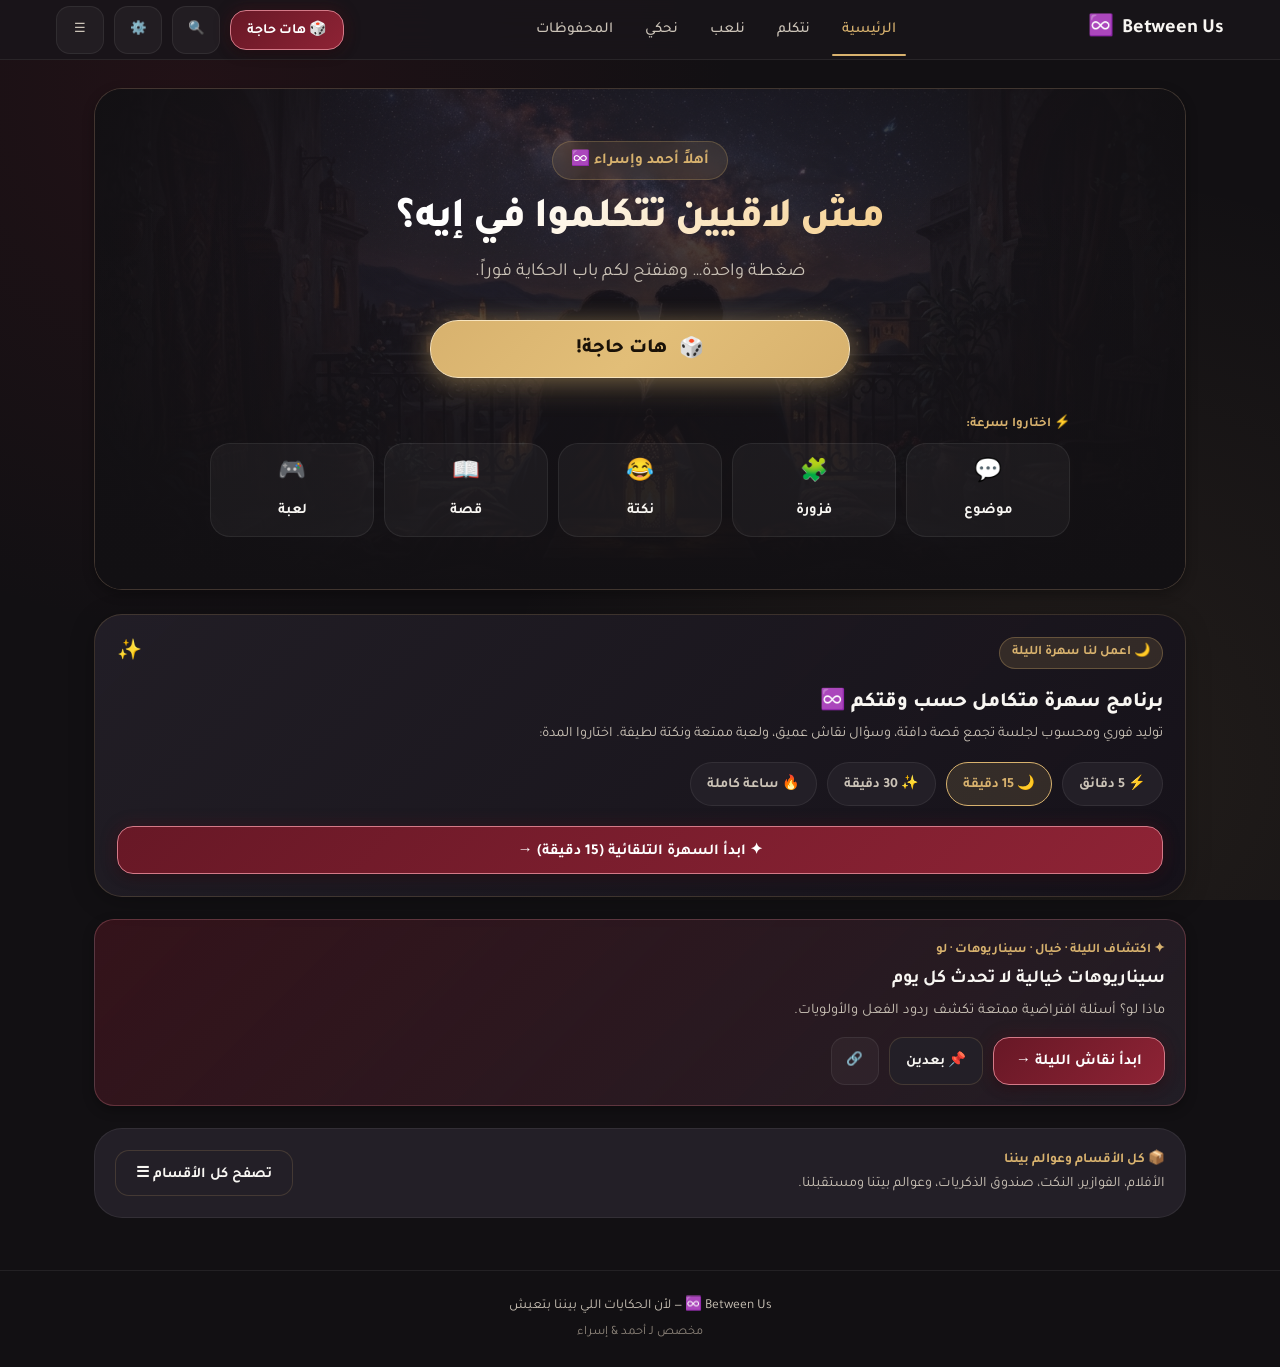
<file: index.html>
<!DOCTYPE html>
<html lang="ar" dir="rtl" data-theme="dark">
<head>
  <meta charset="UTF-8" />
  <meta name="viewport" content="width=device-width, initial-scale=1.0, viewport-fit=cover" />
  <title>Between Us ♾️</title>
  <meta name="description" content="A universe of conversations, stories, games, and intimate reflections designed for two." />
  <meta property="og:title" content="Between Us ♾️" />
  <meta property="og:description" content="A universe of conversations, stories, games, and intimate reflections designed for two." />
  <meta property="og:type" content="website" />
  <meta name="theme-color" content="#121013" />

  <link rel="stylesheet" href="css/style.css" />
  <link rel="stylesheet" href="css/responsive.css" />
</head>
<body>
  <div class="app-wrapper">
    <!-- Top Navigation Bar -->
    <header class="top-nav">
      <div class="top-nav-inner">
        <a href="index.html" class="nav-brand">
          <span>Between Us</span>
          <span class="brand-infinity">♾️</span>
        </a>

        <nav class="nav-links">
          <a href="index.html" class="nav-link active">الرئيسية</a>
          <a href="topics.html" class="nav-link">نتكلم</a>
          <a href="games.html" class="nav-link">نلعب</a>
          <a href="stories.html" class="nav-link">نحكي</a>
          <a href="favorites.html" class="nav-link">المحفوظات</a>
        </nav>

        <div class="nav-actions">
          <button class="btn-primary btn-surprise-trigger" style="min-height: 40px; padding: 0 16px; font-size: 0.88rem;">
            🎲 هات حاجة
          </button>
          <button class="btn-icon" data-open-modal="searchModal" title="بحث سريع" aria-label="بحث سريع">🔍</button>
          <button class="btn-icon" data-open-modal="settingsModal" title="الإعدادات" aria-label="الإعدادات">⚙️</button>
          <button class="btn-icon btn-menu-drawer-trigger" title="كل الأقسام" aria-label="كل الأقسام">☰</button>
        </div>
      </div>
    </header>

    <!-- Main Content (Home Page Core) -->
    <main class="page-container">
      <!-- 1. Hero Section -->
      <section class="hero-card">
        <img src="assets/images/hero.jpg" alt="سهرة هادئة تحت النجوم" class="hero-background-art" onerror="this.style.display='none'" />
        <div class="hero-overlay"></div>

        <div class="hero-content">
          <div class="hero-greeting greeting-names">👋 أهلاً أحمد وإسراء ♾️</div>
          <h1 class="hero-title">مش لاقيين تتكلموا في إيه؟</h1>
          <p class="hero-subtitle">ضغطة واحدة… وهنفتح لكم باب الحكاية فوراً.</p>

          <!-- Main Giant Primary CTA -->
          <button class="btn-giant-cta btn-surprise-trigger">
            <span>🎲</span>
            <span>هات حاجة!</span>
          </button>

          <!-- 2. اختاروا بسرعة (5 Core Doors) -->
          <div style="width: 100%; margin-top: 10px;">
            <div style="font-size: 0.82rem; font-weight: 700; color: var(--accent-gold); margin-bottom: 8px; text-align: right;">
              ⚡ اختاروا بسرعة:
            </div>
            <div class="mobile-quick-actions-grid" style="grid-template-columns: repeat(5, 1fr);">
              <a href="topics.html" class="quick-door-btn" title="مواضيع نقاش">
                <span class="quick-door-icon">💬</span>
                <span class="quick-door-text">موضوع</span>
              </a>
              <a href="riddles.html" class="quick-door-btn" title="فوازير وألغاز">
                <span class="quick-door-icon">🧩</span>
                <span class="quick-door-text">فزورة</span>
              </a>
              <a href="jokes.html" class="quick-door-btn" title="نكت وضحك">
                <span class="quick-door-icon">😂</span>
                <span class="quick-door-text">نكتة</span>
              </a>
              <a href="stories.html" class="quick-door-btn" title="قصص ملهمة">
                <span class="quick-door-icon">📖</span>
                <span class="quick-door-text">قصة</span>
              </a>
              <a href="games.html" class="quick-door-btn" title="ألعاب وتحديات">
                <span class="quick-door-icon">🎮</span>
                <span class="quick-door-text">لعبة</span>
              </a>
            </div>
          </div>
        </div>
      </section>

      <!-- 3. اعمل لنا سهرة (Evening Session Generator by Duration) -->
      <section class="section-block" style="margin-bottom: 22px;">
        <div class="hero-evening-card" style="background: linear-gradient(135deg, rgba(35, 31, 39, 0.95) 0%, rgba(22, 18, 26, 0.98) 100%);">
          <div style="display: flex; align-items: center; justify-content: space-between; margin-bottom: 10px;">
            <span class="hero-evening-badge">🌙 اعمل لنا سهرة الليلة</span>
            <span style="font-size: 1.25rem;">✨</span>
          </div>

          <h2 class="hero-evening-title">برنامج سهرة متكامل حسب وقتكم ♾️</h2>
          <p class="hero-evening-desc">
            توليد فوري ومحسوب لجلسة تجمع قصة دافئة، وسؤال نقاش عميق، ولعبة ممتعة ونكتة لطيفة. اختاروا المدة:
          </p>

          <!-- Duration Pickers -->
          <div class="pill-selector" style="margin-bottom: 16px; padding-bottom: 4px;">
            <button class="selector-tab" data-evening-duration="5" style="min-height: 44px; padding: 0 16px; font-size: 0.88rem;">⚡ 5 دقائق</button>
            <button class="selector-tab active" data-evening-duration="15" style="min-height: 44px; padding: 0 16px; font-size: 0.88rem;">🌙 15 دقيقة</button>
            <button class="selector-tab" data-evening-duration="30" style="min-height: 44px; padding: 0 16px; font-size: 0.88rem;">✨ 30 دقيقة</button>
            <button class="selector-tab" data-evening-duration="60" style="min-height: 44px; padding: 0 16px; font-size: 0.88rem;">🔥 ساعة كاملة</button>
          </div>

          <button class="btn-primary btn-evening-generator-trigger" style="width: 100%; min-height: 48px; font-size: 0.95rem;">
            ✦ ابدأ السهرة التلقائية (15 دقيقة) →
          </button>
        </div>
      </section>

      <!-- 4. اكتشاف اليوم (Single, Focused Daily Discovery) -->
      <section class="discovery-card" id="dailyDiscoveryContent" style="margin-bottom: 22px;">
        <!-- Injected dynamically by app.js -->
      </section>

      <!-- 5. كل الأقسام والمزيد (Clean Hub Access) -->
      <section class="section-block" style="margin-bottom: 24px;">
        <div style="background: var(--bg-surface-elevated); border: 1px solid var(--border-hairline); border-radius: var(--radius-xl); padding: 20px; display: flex; align-items: center; justify-content: space-between; gap: 14px; flex-wrap: wrap;">
          <div>
            <div style="font-size: 0.85rem; color: var(--accent-gold); font-weight: 700; margin-bottom: 2px;">📦 كل الأقسام وعوالم بيننا</div>
            <p style="font-size: 0.9rem; color: var(--text-secondary); margin: 0;">الأفلام، الفوازير، النكت، صندوق الذكريات، وعوالم بيتنا ومستقبلنا.</p>
          </div>
          <button class="btn-secondary btn-menu-drawer-trigger" style="min-height: 46px; padding: 0 20px; font-size: 0.92rem;">
            تصفح كل الأقسام ☰
          </button>
        </div>
      </section>
    </main>

    <!-- Footer -->
    <footer class="app-footer">
      <p style="margin-bottom: 4px;">Between Us ♾️ — لأن الحكايات اللي بيننا بتعيش</p>
      <p style="font-size: 0.8rem; color: var(--text-muted);">
        مخصص لـ <span class="partner-names-label">أحمد & إسراء</span>
      </p>
    </footer>

    <!-- Standard 5-Tab Mobile Bottom Navigation Bar -->
    <nav class="bottom-nav">
      <a href="index.html" class="bottom-nav-item active">
        <span class="bottom-nav-icon">🏠</span>
        <span>الرئيسية</span>
      </a>
      <a href="topics.html" class="bottom-nav-item">
        <span class="bottom-nav-icon">💬</span>
        <span>نتكلم</span>
      </a>
      <a href="games.html" class="bottom-nav-item">
        <span class="bottom-nav-icon">🎮</span>
        <span>نلعب</span>
      </a>
      <a href="stories.html" class="bottom-nav-item">
        <span class="bottom-nav-icon">📚</span>
        <span>نحكي</span>
      </a>
      <a href="favorites.html" class="bottom-nav-item">
        <span class="bottom-nav-icon">❤️</span>
        <span>المحفوظات</span>
      </a>
    </nav>
  </div>

  <!-- Global Shared Modals -->

  <!-- 1. Search Modal -->
  <div class="modal-overlay" id="searchModal">
    <div class="modal-box">
      <div class="modal-header">
        <h3 class="modal-title">🔍 بحث في عالم بيننا</h3>
        <button class="btn-icon" data-close-modal>✕</button>
      </div>
      <div class="form-group">
        <input type="text" class="form-input global-search-input" placeholder="ابحث عن موضوع، قصة، فيلم، أو كلمة مثل: سفر، حب..." />
      </div>
      <div id="globalSearchResults" style="max-height: 50vh; overflow-y: auto;">
        <div style="text-align: center; color: var(--text-muted); padding: 24px;">
          اكتب كلمتين للبحث في كل مواضيع، وقصص، وفوازير، ونكت، وأفلام بيننا...
        </div>
      </div>
    </div>
  </div>

  <!-- 2. Add Custom Content Modal -->
  <div class="modal-overlay" id="addCustomModal">
    <div class="modal-box">
      <div class="modal-header">
        <h3 class="modal-title">✨ أضف حاجة من عندك</h3>
        <button class="btn-icon" data-close-modal>✕</button>
      </div>
      <form id="addCustomContentForm">
        <div class="form-group">
          <label class="form-label">نوع المشاركة</label>
          <select id="customType" class="form-select">
            <option value="topic">موضوع للنقاش</option>
            <option value="question">سؤال خاص</option>
            <option value="story">حكاية أو قصة</option>
            <option value="memory">ذكرى شخصية</option>
            <option value="movie">فيلم أو مسلسل للنقاش</option>
          </select>
        </div>
        <div class="form-group">
          <label class="form-label">العنوان</label>
          <input type="text" id="customTitle" class="form-input" placeholder="مثال: نقاش عن المكان اللي نفسنا نسافرله..." required />
        </div>
        <div class="form-group">
          <label class="form-label">المحتوى / الأسئلة</label>
          <textarea id="customText" class="form-textarea" rows="4" placeholder="اكتبوا الأسئلة أو تفاصيل الحكاية هنا..." required></textarea>
        </div>
        <div class="form-group">
          <label class="form-label">الكلمات الدلالية (Tags)</label>
          <input type="text" id="customTags" class="form-input" placeholder="سفر, حب, روقان (مفصولة بفواصل)" />
        </div>
        <div style="display: flex; gap: 10px; justify-content: flex-end; margin-top: 20px;">
          <button type="button" class="btn-secondary" data-close-modal>إلغاء</button>
          <button type="submit" class="btn-primary">حفظ في عالمنا ✦</button>
        </div>
      </form>
    </div>
  </div>

  <!-- 3. Settings Modal -->
  <div class="modal-overlay" id="settingsModal">
    <div class="modal-box">
      <div class="modal-header">
        <h3 class="modal-title">⚙️ الإعدادات (Settings)</h3>
        <button class="btn-icon" data-close-modal>✕</button>
      </div>
      <div class="form-group">
        <label class="form-label">اسم الطرف الأول</label>
        <input type="text" id="settingsPartner1" class="form-input" value="أحمد" />
      </div>
      <div class="form-group">
        <label class="form-label">اسم الطرف الثاني</label>
        <input type="text" id="settingsPartner2" class="form-input" value="إسراء" />
      </div>
      <div class="form-group">
        <label class="form-label">المظهر (Theme)</label>
        <select id="settingsTheme" class="form-select">
          <option value="dark">داكن رومانسي</option>
          <option value="light">فاتح دافئ</option>
        </select>
      </div>
      <div class="form-group" style="flex-direction: row; align-items: center; justify-content: space-between;">
        <label class="form-label" style="margin: 0;">الحركات والأنيميشن</label>
        <input type="checkbox" id="settingsMotion" checked style="width: 20px; height: 20px; accent-color: var(--accent-gold);" />
      </div>
      <div style="border-top: 1px solid var(--border-hairline); margin: 18px 0; padding-top: 14px;">
        <div style="display: flex; gap: 8px; flex-wrap: wrap;">
          <button type="button" id="exportDataBtn" class="btn-secondary" style="font-size: 0.85rem;">📥 تصدير البيانات</button>
          <label class="btn-secondary" style="font-size: 0.85rem; cursor: pointer;">
            📤 استيراد ملف
            <input type="file" id="importDataInput" accept=".json" style="display: none;" />
          </label>
        </div>
      </div>
      <div style="border-top: 1px solid var(--border-hairline); margin-top: 14px; padding-top: 14px; display: flex; justify-content: space-between; align-items: center;">
        <button type="button" id="resetDataBtn" style="color: var(--accent-rose); font-size: 0.85rem; text-decoration: underline;">إعادة ضبط</button>
        <button type="button" id="saveSettingsBtn" class="btn-primary">حفظ ✓</button>
      </div>
    </div>
  </div>

  <!-- Core Scripts (No framework, pure vanilla ES6) -->
  <script src="js/data.js"></script>
  <script src="js/riddles-data.js"></script>
  <script src="js/jokes-data.js"></script>
  <script src="js/storage.js"></script>
  <script src="js/app.js"></script>
</body>
</html>
</file>
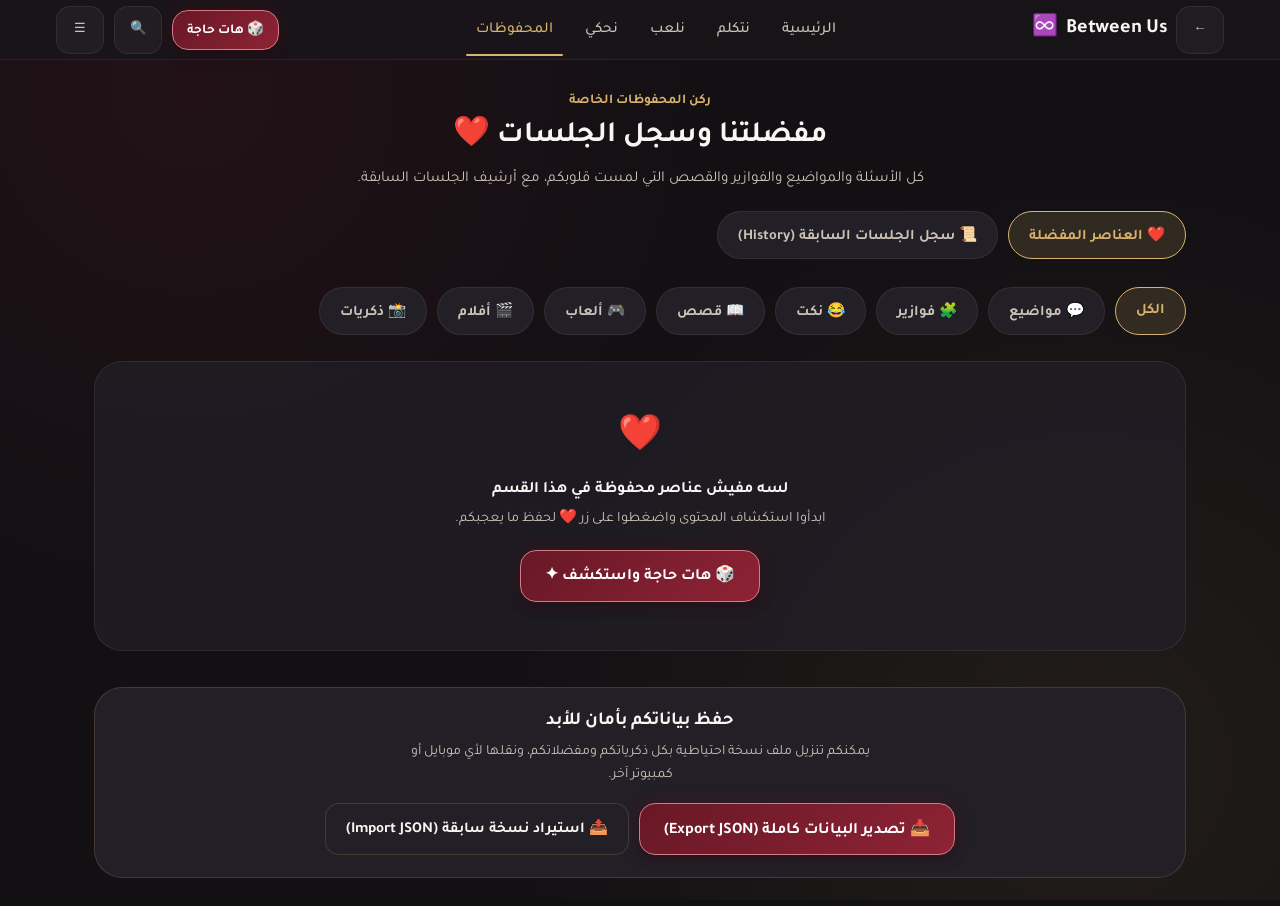
<file: favorites.html>
<!DOCTYPE html>
<html lang="ar" dir="rtl" data-theme="dark">
<head>
  <meta charset="UTF-8" />
  <meta name="viewport" content="width=device-width, initial-scale=1.0, viewport-fit=cover" />
  <title>المحفوظات والسجل ❤️ Between Us ♾️</title>
  <meta name="description" content="كل ما احتفظتم به من مواضيع وفوازير ونكت وقصص وأفلام، وسجل الجلسات الحوارية السابقة." />
  <meta name="theme-color" content="#121013" />

  <link rel="stylesheet" href="css/style.css" />
  <link rel="stylesheet" href="css/responsive.css" />
</head>
<body>
  <div class="app-wrapper">
    <!-- Top Navigation Bar with Back Button -->
    <header class="top-nav">
      <div class="top-nav-inner">
        <div style="display: flex; align-items: center; gap: 8px;">
          <button class="btn-icon" onclick="BetweenUsApp.goBack()" title="رجوع" aria-label="رجوع">←</button>
          <a href="index.html" class="nav-brand">
            <span>Between Us</span>
            <span class="brand-infinity">♾️</span>
          </a>
        </div>

        <nav class="nav-links">
          <a href="index.html" class="nav-link">الرئيسية</a>
          <a href="topics.html" class="nav-link">نتكلم</a>
          <a href="games.html" class="nav-link">نلعب</a>
          <a href="stories.html" class="nav-link">نحكي</a>
          <a href="favorites.html" class="nav-link active">المحفوظات</a>
        </nav>

        <div class="nav-actions">
          <button class="btn-primary btn-surprise-trigger" style="min-height: 40px; padding: 0 14px; font-size: 0.85rem;">
            🎲 هات حاجة
          </button>
          <button class="btn-icon" data-open-modal="searchModal" title="بحث سريع" aria-label="بحث سريع">🔍</button>
          <button class="btn-icon btn-menu-drawer-trigger" title="كل الأقسام" aria-label="كل الأقسام">☰</button>
        </div>
      </div>
    </header>

    <main class="page-container">
      <div style="margin-bottom: 20px; text-align: center;">
        <span style="font-size: 0.85rem; color: var(--accent-gold); font-weight: 600;">ركن المحفوظات الخاصة</span>
        <h1 style="font-size: 1.85rem; margin: 4px 0 8px;">مفضلتنا وسجل الجلسات ❤️</h1>
        <p style="font-size: 0.95rem; color: var(--text-secondary); max-width: 600px; margin: 0 auto;">
          كل الأسئلة والمواضيع والفوازير والقصص التي لمست قلوبكم، مع أرشيف الجلسات السابقة.
        </p>
      </div>

      <!-- Section Tabs: Favorites vs Sessions -->
      <div class="section-block" style="margin-bottom: 20px;">
        <div class="pill-selector" id="favSubNav">
          <button class="selector-tab active" onclick="switchFavTab('favorites')">❤️ العناصر المفضلة</button>
          <button class="selector-tab" onclick="switchFavTab('sessions')">📜 سجل الجلسات السابقة (History)</button>
        </div>
      </div>

      <!-- Favorites Tab Content -->
      <section id="tab-favorites" class="fav-section">
        <div class="pill-selector" style="margin-bottom: 18px;">
          <button class="selector-tab fav-filter active" onclick="filterFavs('all')">الكل</button>
          <button class="selector-tab fav-filter" onclick="filterFavs('topic')">💬 مواضيع</button>
          <button class="selector-tab fav-filter" onclick="filterFavs('riddle')">🧩 فوازير</button>
          <button class="selector-tab fav-filter" onclick="filterFavs('joke')">😂 نكت</button>
          <button class="selector-tab fav-filter" onclick="filterFavs('story')">📖 قصص</button>
          <button class="selector-tab fav-filter" onclick="filterFavs('game')">🎮 ألعاب</button>
          <button class="selector-tab fav-filter" onclick="filterFavs('movie')">🎬 أفلام</button>
          <button class="selector-tab fav-filter" onclick="filterFavs('memory')">📸 ذكريات</button>
        </div>

        <div class="cards-grid" id="favoritesGrid">
          <!-- Rendered by inline script -->
        </div>
      </section>

      <!-- Sessions History Tab Content -->
      <section id="tab-sessions" class="fav-section" style="display: none;">
        <div id="sessionsHistoryList" style="display: flex; flex-direction: column; gap: 12px; max-width: 680px; margin: 0 auto;">
          <!-- Rendered by inline script -->
        </div>
      </section>

      <!-- Export / Import Action Banner -->
      <section style="margin-top: 36px; background: var(--bg-surface-elevated); border: 1px solid var(--border-subtle); border-radius: var(--radius-xl); padding: 22px; text-align: center;">
        <h3 style="font-size: 1.15rem; color: var(--text-primary); margin-bottom: 6px;">حفظ بياناتكم بأمان للأبد</h3>
        <p style="font-size: 0.88rem; color: var(--text-secondary); max-width: 500px; margin: 0 auto 16px;">
          يمكنكم تنزيل ملف نسخة احتياطية بكل ذكرياتكم ومفضلاتكم، ونقلها لأي موبايل أو كمبيوتر آخر.
        </p>
        <div style="display: flex; gap: 10px; justify-content: center; flex-wrap: wrap;">
          <button class="btn-primary" onclick="BetweenUsStorage.exportAllData()">
            📥 تصدير البيانات كاملة (Export JSON)
          </button>
          <label class="btn-secondary" style="cursor: pointer;">
            📤 استيراد نسخة سابقة (Import JSON)
            <input type="file" onchange="handleImportFile(event)" accept=".json" style="display: none;" />
          </label>
        </div>
      </section>
    </main>

    <!-- Standard 5-Tab Mobile Bottom Navigation Bar -->
    <nav class="bottom-nav">
      <a href="index.html" class="bottom-nav-item">
        <span class="bottom-nav-icon">🏠</span>
        <span>الرئيسية</span>
      </a>
      <a href="topics.html" class="bottom-nav-item">
        <span class="bottom-nav-icon">💬</span>
        <span>نتكلم</span>
      </a>
      <a href="games.html" class="bottom-nav-item">
        <span class="bottom-nav-icon">🎮</span>
        <span>نلعب</span>
      </a>
      <a href="stories.html" class="bottom-nav-item">
        <span class="bottom-nav-icon">📚</span>
        <span>نحكي</span>
      </a>
      <a href="favorites.html" class="bottom-nav-item active">
        <span class="bottom-nav-icon">❤️</span>
        <span>المحفوظات</span>
      </a>
    </nav>
  </div>

  <!-- Shared Modals -->
  <div class="modal-overlay" id="searchModal">
    <div class="modal-box">
      <div class="modal-header">
        <h3 class="modal-title">🔍 بحث في عالم بيننا</h3>
        <button class="btn-icon" data-close-modal>✕</button>
      </div>
      <div class="form-group">
        <input type="text" class="form-input global-search-input" placeholder="ابحث في المحفوظات وكل الأقسام..." />
      </div>
      <div id="globalSearchResults" style="max-height: 50vh; overflow-y: auto;"></div>
    </div>
  </div>

  <div class="modal-overlay" id="settingsModal">
    <div class="modal-box">
      <div class="modal-header">
        <h3 class="modal-title">⚙️ الإعدادات (Settings)</h3>
        <button class="btn-icon" data-close-modal>✕</button>
      </div>
      <div class="form-group">
        <label class="form-label">اسم الطرف الأول</label>
        <input type="text" id="settingsPartner1" class="form-input" value="أحمد" />
      </div>
      <div class="form-group">
        <label class="form-label">اسم الطرف الثاني</label>
        <input type="text" id="settingsPartner2" class="form-input" value="إسراء" />
      </div>
      <div class="form-group">
        <label class="form-label">المظهر (Theme)</label>
        <select id="settingsTheme" class="form-select">
          <option value="dark">داكن رومانسي</option>
          <option value="light">فاتح دافئ</option>
        </select>
      </div>
      <div class="form-group" style="flex-direction: row; align-items: center; justify-content: space-between;">
        <label class="form-label" style="margin: 0;">الحركات والأنيميشن</label>
        <input type="checkbox" id="settingsMotion" checked style="width: 20px; height: 20px; accent-color: var(--accent-gold);" />
      </div>
      <div style="border-top: 1px solid var(--border-hairline); margin: 18px 0; padding-top: 14px;">
        <div style="display: flex; gap: 8px; flex-wrap: wrap;">
          <button type="button" id="exportDataBtn" class="btn-secondary" style="font-size: 0.85rem;">📥 تصدير البيانات</button>
          <label class="btn-secondary" style="font-size: 0.85rem; cursor: pointer;">
            📤 استيراد ملف
            <input type="file" id="importDataInput" accept=".json" style="display: none;" />
          </label>
        </div>
      </div>
      <div style="border-top: 1px solid var(--border-hairline); margin-top: 14px; padding-top: 14px; display: flex; justify-content: space-between; align-items: center;">
        <button type="button" id="resetDataBtn" style="color: var(--accent-rose); font-size: 0.85rem; text-decoration: underline;">إعادة ضبط</button>
        <button type="button" id="saveSettingsBtn" class="btn-primary">حفظ ✓</button>
      </div>
    </div>
  </div>

  <script src="js/data.js"></script>
  <script src="js/riddles-data.js"></script>
  <script src="js/jokes-data.js"></script>
  <script src="js/storage.js"></script>
  <script src="js/app.js"></script>
  <script>
    let activeFavFilter = 'all';

    function switchFavTab(tabName) {
      document.querySelectorAll(".fav-section").forEach(s => s.style.display = "none");
      const target = document.getElementById("tab-" + tabName);
      if (target) target.style.display = "block";

      document.querySelectorAll("#favSubNav .selector-tab").forEach(t => t.classList.remove("active"));
      if (event && event.currentTarget) event.currentTarget.classList.add("active");
    }

    function filterFavs(category) {
      activeFavFilter = category;
      document.querySelectorAll(".fav-filter").forEach(b => b.classList.remove("active"));
      if (event && event.currentTarget) event.currentTarget.classList.add("active");
      renderFavorites();
    }

    function renderFavorites() {
      const grid = document.getElementById("favoritesGrid");
      if (!grid) return;
      let list = BetweenUsStorage.getFavorites();

      if (activeFavFilter !== 'all') {
        list = list.filter(f => f.type === activeFavFilter);
      }

      if (list.length === 0) {
        grid.innerHTML = `
          <div style="grid-column: 1/-1; text-align: center; padding: 48px 16px; background: var(--bg-card); border-radius: var(--radius-xl); border: 1px solid var(--border-hairline);">
            <div style="font-size: 2.2rem; margin-bottom: 12px;">❤️</div>
            <h4 style="color: var(--text-primary); margin-bottom: 6px;">لسه مفيش عناصر محفوظة في هذا القسم</h4>
            <p style="font-size: 0.9rem; color: var(--text-secondary); margin-bottom: 18px;">ابدأوا استكشاف المحتوى واضغطوا على زر ❤️ لحفظ ما يعجبكم.</p>
            <button onclick="BetweenUsApp.openHatHaga()" class="btn-primary" style="display: inline-flex;">
              🎲 هات حاجة واستكشف ✦
            </button>
          </div>
        `;
        return;
      }

      const typeLabels = {
        topic: "💬 موضوع نقاش",
        story: "📖 قصة",
        movie: "🎬 فيلم / مسلسل",
        game: "🎮 لعبة",
        riddle: "🧩 فزورة ولغز",
        joke: "😂 نكتة وموقف",
        memory: "📸 ذكرى"
      };

      grid.innerHTML = list.map(item => `
        <div class="topic-card">
          <div>
            <div class="topic-meta">
              <span>${typeLabels[item.type] || 'عنصر محفوظ'}</span>
              <span>حُفظ في ${item.dateSaved || 'حديثاً'}</span>
            </div>
            <h3 class="topic-title" style="margin-top: 8px;">${item.title}</h3>
          </div>
          <div class="topic-footer" style="display: flex; align-items: center; justify-content: space-between; gap: 12px; margin-top: 12px;">
            <button class="btn-secondary" onclick="openFavItem('${item.type}', '${item.id}')" style="min-height: 48px; padding: 0 18px; font-size: 0.92rem;">
              فتح المحتوى ←
            </button>
            <button class="btn-card-action active" onclick="confirmDeleteFavorite('${item.id}')" title="إزالة من المفضلة" style="width: 48px; height: 48px; min-width: 48px; min-height: 48px;">
              ❤️
            </button>
          </div>
        </div>
      `).join("");
    }

    function confirmDeleteFavorite(id) {
      if (confirm("هل تريد إزالة هذا العنصر من المفضلة؟")) {
        BetweenUsStorage.removeFavorite(id);
        renderFavorites();
        BetweenUsApp.showToast("تمت الإزالة من المفضلة");
      }
    }

    function openFavItem(type, id) {
      if (type === 'topic') {
        window.location.href = `topics.html?id=${id}`;
      } else if (type === 'story') {
        window.location.href = `stories.html?id=${id}`;
      } else if (type === 'movie') {
        window.location.href = `movies.html?id=${id}`;
      } else if (type === 'riddle') {
        window.location.href = `riddles.html`;
      } else if (type === 'joke') {
        window.location.href = `jokes.html`;
      } else if (type === 'memory') {
        window.location.href = `memories.html`;
      } else {
        window.location.href = `games.html`;
      }
    }

    function renderSessionsHistory() {
      const container = document.getElementById("sessionsHistoryList");
      if (!container) return;
      const sessions = BetweenUsStorage.getSessions();

      if (sessions.length === 0) {
        container.innerHTML = `
          <div style="text-align: center; padding: 40px; color: var(--text-muted); background: var(--bg-card); border-radius: var(--radius-xl); border: 1px solid var(--border-hairline);">
            <div style="font-size: 2rem; margin-bottom: 8px;">📜</div>
            <p>لا توجد جلسات حوارية مسجلة بعد. عند إتمام أي جلسة نقاش في صفحة المواضيع سيتم توثيقها هنا تلقائياً.</p>
          </div>
        `;
        return;
      }

      container.innerHTML = sessions.map(sess => {
        const notesHtml = sess.notes ? `
          <div class="session-notes-bubble">
            <div style="display: flex; justify-content: space-between; align-items: center; margin-bottom: 4px; font-size: 0.78rem; color: var(--accent-gold); font-weight: 700;">
              <span>📝 خاطرة الجلسة:</span>
              <span style="font-weight: normal; color: var(--text-muted);">${sess.mood || 'دافئة ومطمئنة'}</span>
            </div>
            <div>"${sess.notes}"</div>
          </div>
        ` : '';

        return `
          <div style="background: var(--bg-surface-elevated); border: 1px solid var(--border-hairline); border-radius: var(--radius-lg); padding: 18px 20px; display: flex; flex-direction: column; gap: 10px;">
            <div style="display: flex; justify-content: space-between; align-items: flex-start; gap: 12px; flex-wrap: wrap;">
              <div>
                <div style="font-size: 0.8rem; color: var(--accent-gold); font-weight: 600;">
                  ${sess.category || 'جلسة حوارية'} · ${sess.date} (${sess.time || ''})
                </div>
                <h4 style="font-size: 1.1rem; color: var(--text-primary); margin: 4px 0;">
                  ${sess.topicTitle}
                </h4>
                <div style="font-size: 0.82rem; color: var(--text-muted);">
                  تمت مناقشة ${sess.questionsCount || 5} أسئلة بنجاح ✨
                </div>
              </div>
              <div style="display: flex; gap: 10px;">
                <button class="btn-secondary" onclick="BetweenUsApp.openTopicSession('${sess.topicId}')" style="min-height: 48px; min-width: 48px; padding: 0 16px; font-size: 0.9rem;">
                  إعادة فتح الجلسة
                </button>
              </div>
            </div>
            ${notesHtml}
          </div>
        `;
      }).join("");
    }

    function handleImportFile(e) {
      const file = e.target.files[0];
      if (!file) return;
      const reader = new FileReader();
      reader.onload = ev => {
        const res = BetweenUsStorage.importData(ev.target.result);
        if (res.success) {
          BetweenUsApp.showToast("✓ تم استيراد البيانات بنجاح!");
          setTimeout(() => window.location.reload(), 800);
        } else {
          BetweenUsApp.showToast("❌ صيغة الملف غير صحيحة");
        }
      };
      reader.readAsText(file);
    }

    window.addEventListener("DOMContentLoaded", () => {
      renderFavorites();
      renderSessionsHistory();
    });
  </script>
</body>
</html>
</file>
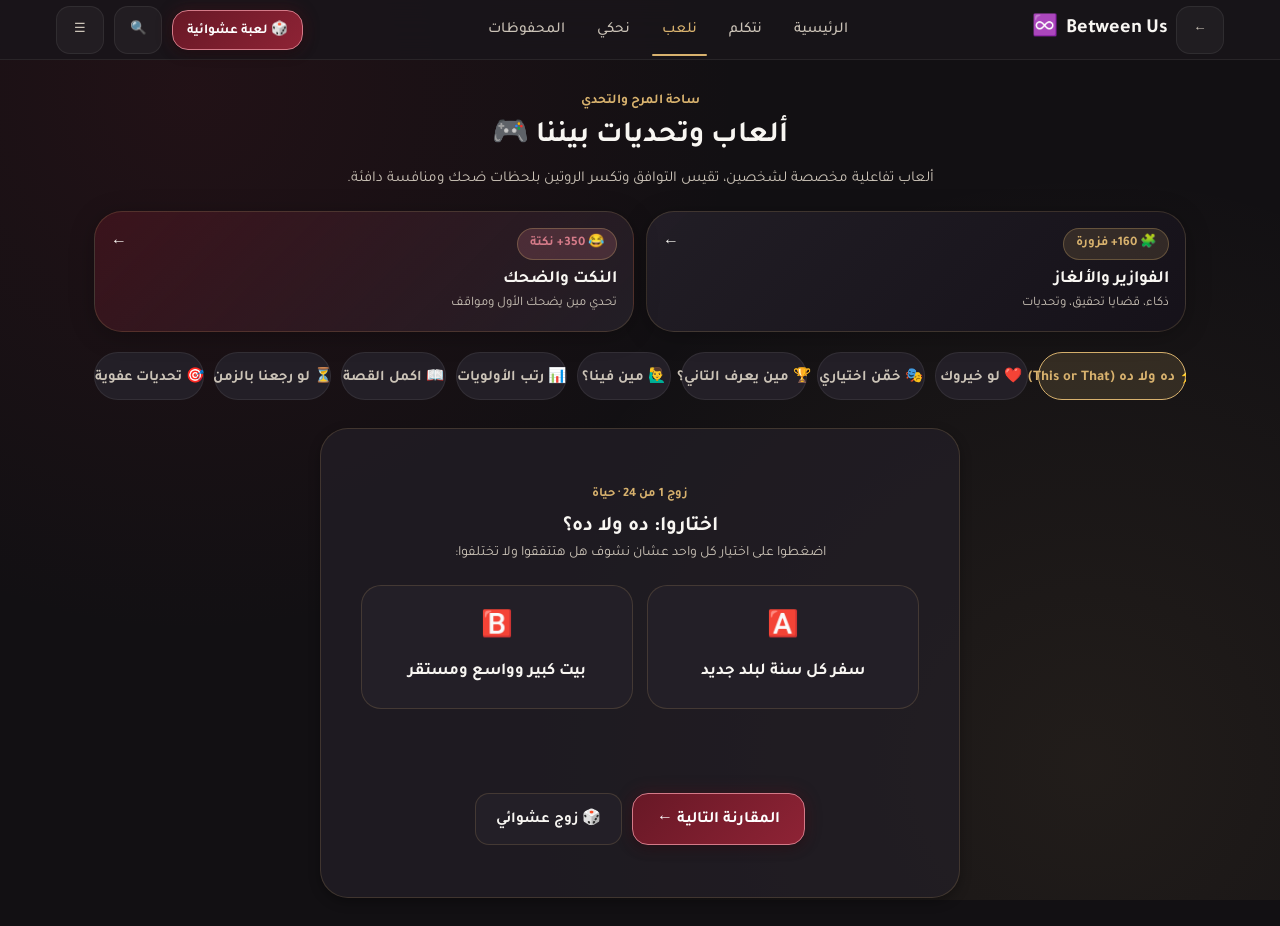
<file: games.html>
<!DOCTYPE html>
<html lang="ar" dir="rtl" data-theme="dark">
<head>
  <meta charset="UTF-8" />
  <meta name="viewport" content="width=device-width, initial-scale=1.0, viewport-fit=cover" />
  <title>نلعب (ألعاب وتحديات) 🎮 Between Us ♾️</title>
  <meta name="description" content="ألعاب تفاعلية لشخصين: ده ولا ده، لو خيروك، خمن اختياري، فوازير ونكت ومين يعرف التاني أكتر؟" />
  <meta name="theme-color" content="#121013" />

  <link rel="stylesheet" href="css/style.css" />
  <link rel="stylesheet" href="css/responsive.css" />
</head>
<body>
  <div class="app-wrapper">
    <!-- Top Navigation Bar with Back Button -->
    <header class="top-nav">
      <div class="top-nav-inner">
        <div style="display: flex; align-items: center; gap: 8px;">
          <button class="btn-icon" onclick="BetweenUsApp.goBack()" title="رجوع" aria-label="رجوع">←</button>
          <a href="index.html" class="nav-brand">
            <span>Between Us</span>
            <span class="brand-infinity">♾️</span>
          </a>
        </div>

        <nav class="nav-links">
          <a href="index.html" class="nav-link">الرئيسية</a>
          <a href="topics.html" class="nav-link">نتكلم</a>
          <a href="games.html" class="nav-link active">نلعب</a>
          <a href="stories.html" class="nav-link">نحكي</a>
          <a href="favorites.html" class="nav-link">المحفوظات</a>
        </nav>

        <div class="nav-actions">
          <button class="btn-primary btn-surprise-trigger" data-filter="game" style="min-height: 40px; padding: 0 14px; font-size: 0.85rem;">
            🎲 لعبة عشوائية
          </button>
          <button class="btn-icon" data-open-modal="searchModal" title="بحث سريع" aria-label="بحث سريع">🔍</button>
          <button class="btn-icon btn-menu-drawer-trigger" title="كل الأقسام" aria-label="كل الأقسام">☰</button>
        </div>
      </div>
    </header>

    <main class="page-container">
      <div style="margin-bottom: 20px; text-align: center;">
        <span style="font-size: 0.85rem; color: var(--accent-gold); font-weight: 600;">ساحة المرح والتحدي</span>
        <h1 style="font-size: 1.85rem; margin: 4px 0 8px;">ألعاب وتحديات بيننا 🎮</h1>
        <p style="font-size: 0.95rem; color: var(--text-secondary); max-width: 600px; margin: 0 auto;">
          ألعاب تفاعلية مخصصة لشخصين، تقيس التوافق وتكسر الروتين بلحظات ضحك ومنافسة دافئة.
        </p>
      </div>

      <!-- Quick Hub Banners: الفوازير والنكت -->
      <div style="display: grid; grid-template-columns: 1fr 1fr; gap: 12px; margin-bottom: 20px;">
        <a href="riddles.html" class="hero-evening-card" style="text-decoration: none; padding: 16px; margin-bottom: 0;">
          <div style="display: flex; align-items: center; justify-content: space-between; margin-bottom: 4px;">
            <span class="hero-evening-badge">🧩 160+ فزورة</span>
            <span>←</span>
          </div>
          <h3 style="font-size: 1.08rem; color: var(--text-primary); margin: 4px 0 2px;">الفوازير والألغاز</h3>
          <p style="font-size: 0.82rem; color: var(--text-secondary); margin: 0;">ذكاء، قضايا تحقيق، وتحديات</p>
        </a>

        <a href="jokes.html" class="hero-evening-card" style="text-decoration: none; padding: 16px; margin-bottom: 0; background: linear-gradient(135deg, rgba(104, 24, 38, 0.4) 0%, rgba(35, 31, 39, 0.95) 100%);">
          <div style="display: flex; align-items: center; justify-content: space-between; margin-bottom: 4px;">
            <span class="hero-evening-badge" style="background: rgba(212, 122, 136, 0.2); color: var(--accent-rose);">😂 350+ نكتة</span>
            <span>←</span>
          </div>
          <h3 style="font-size: 1.08rem; color: var(--text-primary); margin: 4px 0 2px;">النكت والضحك</h3>
          <p style="font-size: 0.82rem; color: var(--text-secondary); margin: 0;">تحدي مين يضحك الأول ومواقف</p>
        </a>
      </div>

      <!-- Games Navigation Tabs -->
      <div class="section-block" style="margin-bottom: 20px;">
        <div class="pill-selector" id="gameNavTabs">
          <button class="selector-tab active" onclick="switchGameTab('this-or-that')">⚡ ده ولا ده (This or That)</button>
          <button class="selector-tab" onclick="switchGameTab('would-you-rather')">❤️ لو خيروك</button>
          <button class="selector-tab" onclick="switchGameTab('guess-me')">🎭 خمّن اختياري</button>
          <button class="selector-tab" onclick="switchGameTab('who-knows')">🏆 مين يعرف التاني؟</button>
          <button class="selector-tab" onclick="switchGameTab('who-among')">🙋‍♂️ مين فينا؟</button>
          <button class="selector-tab" onclick="switchGameTab('priorities')">📊 رتب الأولويات</button>
          <button class="selector-tab" onclick="switchGameTab('story-chain')">📖 اكمل القصة</button>
          <button class="selector-tab" onclick="switchGameTab('time-travel')">⏳ لو رجعنا بالزمن</button>
          <button class="selector-tab" onclick="switchGameTab('challenges')">🎯 تحديات عفوية</button>
        </div>
      </div>

      <!-- Game 1: This or That -->
      <div id="tab-this-or-that" class="game-section-tab">
        <div class="hero-card" style="max-width: 640px; margin: 0 auto;">
          <div id="thisOrThatGame"></div>
        </div>
      </div>

      <!-- Game 2: Would You Rather -->
      <div id="tab-would-you-rather" class="game-section-tab" style="display: none;">
        <div class="hero-card" style="max-width: 640px; margin: 0 auto;">
          <div id="wouldYouRatherGame"></div>
        </div>
      </div>

      <!-- Game 3: Guess Me -->
      <div id="tab-guess-me" class="game-section-tab" style="display: none;">
        <div class="hero-card" style="max-width: 640px; margin: 0 auto;">
          <div id="guessMeGame"></div>
        </div>
      </div>

      <!-- Game 4: Who Knows Who Better? -->
      <div id="tab-who-knows" class="game-section-tab" style="display: none;">
        <div class="hero-card" style="max-width: 640px; margin: 0 auto;">
          <div id="whoKnowsWhoGame"></div>
        </div>
      </div>

      <!-- Game 5: Who Among Us -->
      <div id="tab-who-among" class="game-section-tab" style="display: none;">
        <div class="hero-card" style="max-width: 640px; margin: 0 auto;">
          <div id="whoAmongUsGame"></div>
        </div>
      </div>

      <!-- Game 6: Priorities Ranking -->
      <div id="tab-priorities" class="game-section-tab" style="display: none;">
        <div class="hero-card" style="max-width: 640px; margin: 0 auto;">
          <div id="prioritiesRankingGame"></div>
        </div>
      </div>

      <!-- Game 7: Story Chain -->
      <div id="tab-story-chain" class="game-section-tab" style="display: none;">
        <div class="hero-card" style="max-width: 640px; margin: 0 auto;">
          <div id="storyChainGame"></div>
        </div>
      </div>

      <!-- Game 8: Time Travel -->
      <div id="tab-time-travel" class="game-section-tab" style="display: none;">
        <div class="hero-card" style="max-width: 640px; margin: 0 auto;">
          <div id="timeTravelGame"></div>
        </div>
      </div>

      <!-- Game 9: Challenges -->
      <div id="tab-challenges" class="game-section-tab" style="display: none;">
        <div class="hero-card" style="max-width: 640px; margin: 0 auto;">
          <div id="challengesGame"></div>
        </div>
      </div>
    </main>

    <!-- Standard 5-Tab Mobile Bottom Navigation Bar -->
    <nav class="bottom-nav">
      <a href="index.html" class="bottom-nav-item">
        <span class="bottom-nav-icon">🏠</span>
        <span>الرئيسية</span>
      </a>
      <a href="topics.html" class="bottom-nav-item">
        <span class="bottom-nav-icon">💬</span>
        <span>نتكلم</span>
      </a>
      <a href="games.html" class="bottom-nav-item active">
        <span class="bottom-nav-icon">🎮</span>
        <span>نلعب</span>
      </a>
      <a href="stories.html" class="bottom-nav-item">
        <span class="bottom-nav-icon">📚</span>
        <span>نحكي</span>
      </a>
      <a href="favorites.html" class="bottom-nav-item">
        <span class="bottom-nav-icon">❤️</span>
        <span>المحفوظات</span>
      </a>
    </nav>
  </div>

  <!-- Shared Modals -->
  <div class="modal-overlay" id="searchModal">
    <div class="modal-box">
      <div class="modal-header">
        <h3 class="modal-title">🔍 بحث في عالم بيننا</h3>
        <button class="btn-icon" data-close-modal>✕</button>
      </div>
      <div class="form-group">
        <input type="text" class="form-input global-search-input" placeholder="ابحث عن لعبة أو تحدي أو موضوع..." />
      </div>
      <div id="globalSearchResults" style="max-height: 50vh; overflow-y: auto;"></div>
    </div>
  </div>

  <div class="modal-overlay" id="settingsModal">
    <div class="modal-box">
      <div class="modal-header">
        <h3 class="modal-title">⚙️ الإعدادات (Settings)</h3>
        <button class="btn-icon" data-close-modal>✕</button>
      </div>
      <div class="form-group">
        <label class="form-label">اسم الطرف الأول</label>
        <input type="text" id="settingsPartner1" class="form-input" value="أحمد" />
      </div>
      <div class="form-group">
        <label class="form-label">اسم الطرف الثاني</label>
        <input type="text" id="settingsPartner2" class="form-input" value="إسراء" />
      </div>
      <div class="form-group">
        <label class="form-label">المظهر (Theme)</label>
        <select id="settingsTheme" class="form-select">
          <option value="dark">داكن رومانسي</option>
          <option value="light">فاتح دافئ</option>
        </select>
      </div>
      <div class="form-group" style="flex-direction: row; align-items: center; justify-content: space-between;">
        <label class="form-label" style="margin: 0;">الحركات والأنيميشن</label>
        <input type="checkbox" id="settingsMotion" checked style="width: 20px; height: 20px; accent-color: var(--accent-gold);" />
      </div>
      <div style="border-top: 1px solid var(--border-hairline); margin: 18px 0; padding-top: 14px;">
        <div style="display: flex; gap: 8px; flex-wrap: wrap;">
          <button type="button" id="exportDataBtn" class="btn-secondary" style="font-size: 0.85rem;">📥 تصدير البيانات</button>
          <label class="btn-secondary" style="font-size: 0.85rem; cursor: pointer;">
            📤 استيراد ملف
            <input type="file" id="importDataInput" accept=".json" style="display: none;" />
          </label>
        </div>
      </div>
      <div style="border-top: 1px solid var(--border-hairline); margin-top: 14px; padding-top: 14px; display: flex; justify-content: space-between; align-items: center;">
        <button type="button" id="resetDataBtn" style="color: var(--accent-rose); font-size: 0.85rem; text-decoration: underline;">إعادة ضبط</button>
        <button type="button" id="saveSettingsBtn" class="btn-primary">حفظ ✓</button>
      </div>
    </div>
  </div>

  <script src="js/data.js"></script>
  <script src="js/riddles-data.js"></script>
  <script src="js/jokes-data.js"></script>
  <script src="js/storage.js"></script>
  <script src="js/app.js"></script>
  <script src="js/games.js"></script>
  <script>
    function switchGameTab(tabName) {
      document.querySelectorAll(".game-section-tab").forEach(tab => tab.style.display = "none");
      const target = document.getElementById("tab-" + tabName);
      if (target) target.style.display = "block";

      document.querySelectorAll("#gameNavTabs .selector-tab").forEach(t => t.classList.remove("active"));
      if (event && event.currentTarget) event.currentTarget.classList.add("active");
    }
  </script>
</body>
</html>
</file>
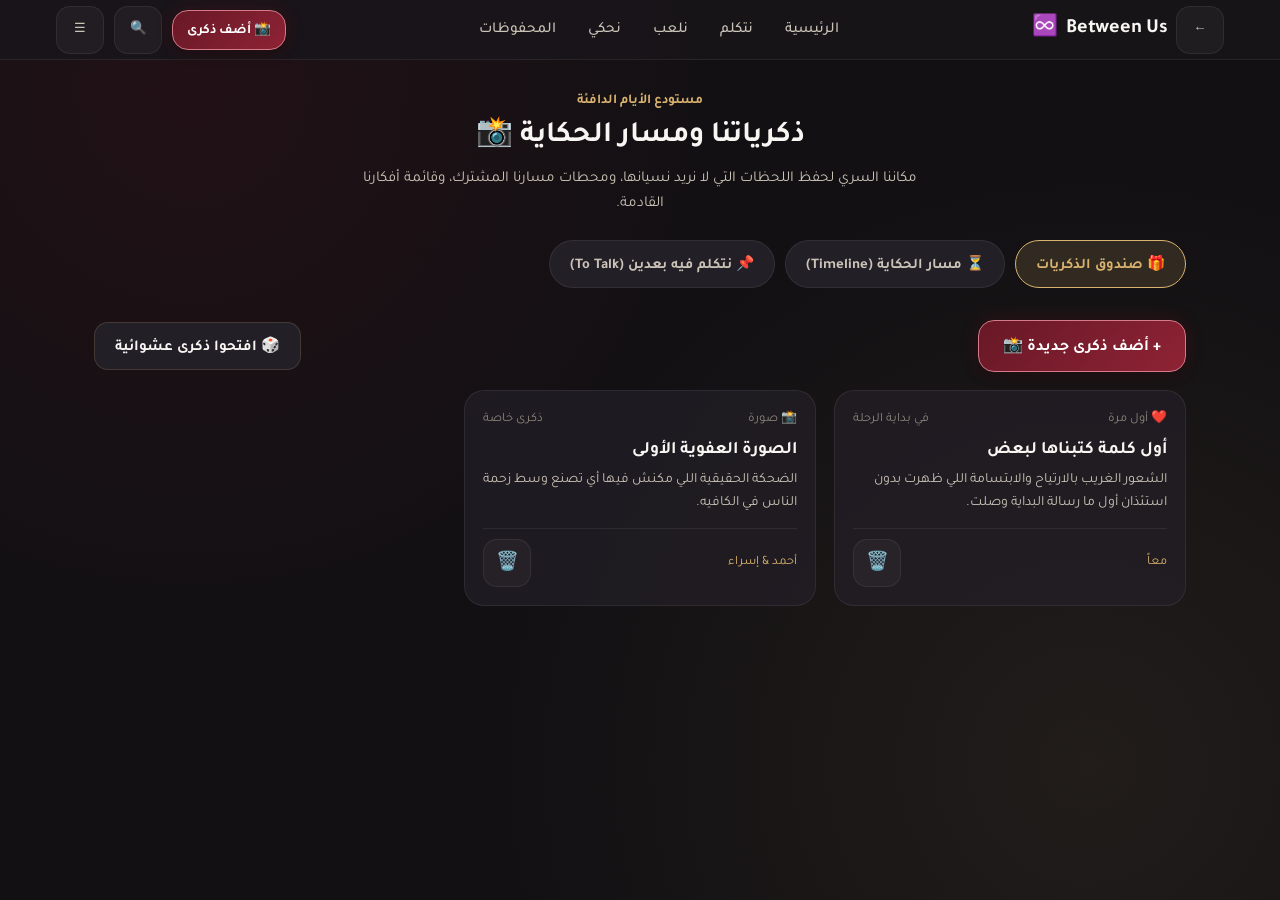
<file: memories.html>
<!DOCTYPE html>
<html lang="ar" dir="rtl" data-theme="dark">
<head>
  <meta charset="UTF-8" />
  <meta name="viewport" content="width=device-width, initial-scale=1.0, viewport-fit=cover" />
  <title>صندوق الذكريات والمسار ♾️ Between Us</title>
  <meta name="description" content="صندوق ذكريات شخصي، ومسار الزمن لحكايتنا، وقائمة 'نتكلم فيه بعدين' لحفظ أفكارنا." />
  <meta name="theme-color" content="#121013" />

  <link rel="stylesheet" href="css/style.css" />
  <link rel="stylesheet" href="css/responsive.css" />
</head>
<body>
  <div class="app-wrapper">
    <!-- Top Navigation Bar with Back Button -->
    <header class="top-nav">
      <div class="top-nav-inner">
        <div style="display: flex; align-items: center; gap: 8px;">
          <button class="btn-icon" onclick="BetweenUsApp.goBack()" title="رجوع" aria-label="رجوع">←</button>
          <a href="index.html" class="nav-brand">
            <span>Between Us</span>
            <span class="brand-infinity">♾️</span>
          </a>
        </div>

        <nav class="nav-links">
          <a href="index.html" class="nav-link">الرئيسية</a>
          <a href="topics.html" class="nav-link">نتكلم</a>
          <a href="games.html" class="nav-link">نلعب</a>
          <a href="stories.html" class="nav-link">نحكي</a>
          <a href="favorites.html" class="nav-link active">المحفوظات</a>
        </nav>

        <div class="nav-actions">
          <button class="btn-primary" data-open-modal="addMemoryModal" style="min-height: 40px; padding: 0 14px; font-size: 0.85rem;">
            📸 أضف ذكرى
          </button>
          <button class="btn-icon" data-open-modal="searchModal" title="بحث سريع" aria-label="بحث سريع">🔍</button>
          <button class="btn-icon btn-menu-drawer-trigger" title="كل الأقسام" aria-label="كل الأقسام">☰</button>
        </div>
      </div>
    </header>

    <main class="page-container">
      <div style="margin-bottom: 24px; text-align: center;">
        <span style="font-size: 0.85rem; color: var(--accent-gold); font-weight: 600;">مستودع الأيام الدافئة</span>
        <h1 style="font-size: 1.85rem; margin: 4px 0 8px;">ذكرياتنا ومسار الحكاية 📸</h1>
        <p style="font-size: 0.95rem; color: var(--text-secondary); max-width: 600px; margin: 0 auto;">
          مكاننا السري لحفظ اللحظات التي لا نريد نسيانها، ومحطات مسارنا المشترك، وقائمة أفكارنا القادمة.
        </p>
      </div>

      <!-- Main Section Tabs -->
      <div class="section-block" style="margin-bottom: 24px;">
        <div class="pill-selector" id="memoryTabNav">
          <button class="selector-tab active" onclick="switchMemorySection('box')">🎁 صندوق الذكريات</button>
          <button class="selector-tab" onclick="switchMemorySection('timeline')">⏳ مسار الحكاية (Timeline)</button>
          <button class="selector-tab" onclick="switchMemorySection('totalk')">📌 نتكلم فيه بعدين (To Talk)</button>
        </div>
      </div>

      <!-- 1. MEMORY BOX TAB -->
      <section id="section-box" class="memory-section">
        <div style="display: flex; justify-content: space-between; align-items: center; margin-bottom: 18px; flex-wrap: wrap; gap: 10px;">
          <button class="btn-primary" onclick="BetweenUsApp.openModal('addMemoryModal')">
            + أضف ذكرى جديدة 📸
          </button>
          <button class="btn-secondary" onclick="openRandomMemory()">
            🎲 افتحوا ذكرى عشوائية
          </button>
        </div>

        <div class="cards-grid" id="memoriesGrid">
          <!-- Rendered by inline script -->
        </div>
      </section>

      <!-- 2. TIMELINE TAB -->
      <section id="section-timeline" class="memory-section" style="display: none;">
        <div style="display: flex; justify-content: flex-end; margin-bottom: 16px;">
          <button class="btn-secondary" onclick="BetweenUsApp.openModal('addMilestoneModal')">
            + أضف محطة جديدة للمسار ✨
          </button>
        </div>

        <div id="timelineList" style="display: flex; flex-direction: column; gap: 16px; max-width: 680px; margin: 0 auto;">
          <!-- Rendered by inline script -->
        </div>
      </section>

      <!-- 3. TO TALK ABOUT LATER (نتكلم فيه بعدين) -->
      <section id="section-totalk" class="memory-section" style="display: none;">
        <div style="background: var(--bg-surface-elevated); border: 1px solid var(--border-subtle); border-radius: var(--radius-lg); padding: 18px; margin-bottom: 20px;">
          <h3 style="font-size: 1.1rem; color: var(--text-primary); margin-bottom: 8px;">📌 إضافة فكرة للنقاش لاحقاً:</h3>
          <form onsubmit="handleQuickAddToTalk(event)" style="display: flex; gap: 12px; flex-wrap: wrap;">
            <input type="text" id="quickToTalkInput" class="form-input" placeholder="اكتبوا الفكرة هنا (مثال: السفر بالقطار إلى أسوان)..." style="flex: 1; min-width: min(200px, 100%); min-height: 48px;" required />
            <button type="submit" class="btn-primary" style="white-space: nowrap; min-height: 48px; min-width: 48px; padding: 0 22px;">
              حفظ في القائمة
            </button>
          </form>
        </div>

        <div id="toTalkList" style="display: flex; flex-direction: column; gap: 12px;">
          <!-- Rendered by inline script -->
        </div>
      </section>
    </main>

    <!-- Mobile Bottom Navigation Bar -->
    <!-- Standard 5-Tab Mobile Bottom Navigation Bar -->
    <nav class="bottom-nav">
      <a href="index.html" class="bottom-nav-item">
        <span class="bottom-nav-icon">🏠</span>
        <span>الرئيسية</span>
      </a>
      <a href="topics.html" class="bottom-nav-item">
        <span class="bottom-nav-icon">💬</span>
        <span>نتكلم</span>
      </a>
      <a href="games.html" class="bottom-nav-item">
        <span class="bottom-nav-icon">🎮</span>
        <span>نلعب</span>
      </a>
      <a href="stories.html" class="bottom-nav-item">
        <span class="bottom-nav-icon">📚</span>
        <span>نحكي</span>
      </a>
      <a href="favorites.html" class="bottom-nav-item active">
        <span class="bottom-nav-icon">❤️</span>
        <span>المحفوظات</span>
      </a>
    </nav>
  </div>

  <!-- Add Memory Modal -->
  <div class="modal-overlay" id="addMemoryModal">
    <div class="modal-box">
      <div class="modal-header">
        <h3 class="modal-title">📸 تسجيل ذكرى في الصندوق</h3>
        <button class="btn-icon" data-close-modal>✕</button>
      </div>
      <form onsubmit="handleAddMemory(event)">
        <div class="form-group">
          <label class="form-label">تصنيف الذكرى</label>
          <select id="memTypeInput" class="form-select">
            <option value="first">❤️ أول مرة...</option>
            <option value="moment">📝 موقف لا يُنسى</option>
            <option value="photo">📸 صورة وضحكة</option>
            <option value="funny">😂 موقف مضحك</option>
            <option value="gift">🎁 هدية خاصة</option>
            <option value="place">📍 مكان زرناه سوا</option>
          </select>
        </div>
        <div class="form-group">
          <label class="form-label">عنوان الذكرى</label>
          <input type="text" id="memTitleInput" class="form-input" placeholder="مثال: القهوة الأولى تحت المطر..." required />
        </div>
        <div class="form-group">
          <label class="form-label">التفاصيل والشعور</label>
          <textarea id="memTextInput" class="form-textarea" rows="4" placeholder="احكوا تفاصيل الموقف وإيه كان شعوركم..." required></textarea>
        </div>
        <div class="form-group">
          <label class="form-label">التاريخ / التوقيت</label>
          <input type="text" id="memDateInput" class="form-input" placeholder="مثال: شتاء 2024 / يوم الخميس" />
        </div>
        <div style="display: flex; gap: 10px; justify-content: flex-end; margin-top: 20px;">
          <button type="button" class="btn-secondary" data-close-modal>إلغاء</button>
          <button type="submit" class="btn-primary">حفظ في الصندوق ✦</button>
        </div>
      </form>
    </div>
  </div>

  <!-- Add Milestone Modal -->
  <div class="modal-overlay" id="addMilestoneModal">
    <div class="modal-box">
      <div class="modal-header">
        <h3 class="modal-title">✨ إضافة محطة لمسار الحكاية</h3>
        <button class="btn-icon" data-close-modal>✕</button>
      </div>
      <form onsubmit="handleAddMilestone(event)">
        <div class="form-group">
          <label class="form-label">عنوان المحطة</label>
          <input type="text" id="milestoneTitleInput" class="form-input" placeholder="مثال: أول سفرية بحر..." required />
        </div>
        <div class="form-group">
          <label class="form-label">التاريخ أو التوقيت</label>
          <input type="text" id="milestoneDateInput" class="form-input" placeholder="مثال: صيف 2024" required />
        </div>
        <div class="form-group">
          <label class="form-label">الوصف والذكرى</label>
          <textarea id="milestoneDescInput" class="form-textarea" rows="3" placeholder="تفاصيل هذه المحطة في رحلتنا..." required></textarea>
        </div>
        <div style="display: flex; gap: 10px; justify-content: flex-end; margin-top: 20px;">
          <button type="button" class="btn-secondary" data-close-modal>إلغاء</button>
          <button type="submit" class="btn-primary">إضافة للمسار ✦</button>
        </div>
      </form>
    </div>
  </div>

  <!-- Random Memory Reveal Modal -->
  <div class="modal-overlay" id="randomMemoryModal">
    <div class="modal-box" id="randomMemoryBoxContent"></div>
  </div>

  <!-- Shared Modals (Search, Custom Content, Settings) -->
  <div class="modal-overlay" id="surpriseModal">
    <div class="modal-box" id="surpriseModalContent"></div>
  </div>

  <div class="modal-overlay" id="searchModal">
    <div class="modal-box">
      <div class="modal-header">
        <h3 class="modal-title">🔍 بحث في عالم بيننا</h3>
        <button class="btn-icon" data-close-modal>✕</button>
      </div>
      <div class="form-group">
        <input type="text" class="form-input global-search-input" placeholder="ابحث عن موضوع، قصة، فيلم، أو كلمة..." />
      </div>
      <div id="globalSearchResults" style="max-height: 50vh; overflow-y: auto;"></div>
    </div>
  </div>

  <div class="modal-overlay" id="addCustomModal">
    <div class="modal-box">
      <div class="modal-header">
        <h3 class="modal-title">✨ أضف حاجة من عندك</h3>
        <button class="btn-icon" data-close-modal>✕</button>
      </div>
      <form id="addCustomContentForm">
        <div class="form-group">
          <label class="form-label">نوع المشاركة</label>
          <select id="customType" class="form-select">
            <option value="memory">ذكرى شخصية</option>
            <option value="topic">موضوع للنقاش</option>
            <option value="question">سؤال خاص</option>
            <option value="story">حكاية أو قصة</option>
          </select>
        </div>
        <div class="form-group">
          <label class="form-label">العنوان</label>
          <input type="text" id="customTitle" class="form-input" placeholder="العنوان..." required />
        </div>
        <div class="form-group">
          <label class="form-label">التفاصيل</label>
          <textarea id="customText" class="form-textarea" rows="4" placeholder="المحتوى..." required></textarea>
        </div>
        <div style="display: flex; gap: 10px; justify-content: flex-end; margin-top: 20px;">
          <button type="button" class="btn-secondary" data-close-modal>إلغاء</button>
          <button type="submit" class="btn-primary">حفظ في عالمنا ✦</button>
        </div>
      </form>
    </div>
  </div>

  <div class="modal-overlay" id="settingsModal">
    <div class="modal-box">
      <div class="modal-header">
        <h3 class="modal-title">⚙️ الإعدادات (Settings)</h3>
        <button class="btn-icon" data-close-modal>✕</button>
      </div>
      <div class="form-group">
        <label class="form-label">اسم الطرف الأول</label>
        <input type="text" id="settingsPartner1" class="form-input" value="أحمد" />
      </div>
      <div class="form-group">
        <label class="form-label">اسم الطرف الثاني</label>
        <input type="text" id="settingsPartner2" class="form-input" value="إسراء" />
      </div>
      <div class="form-group">
        <label class="form-label">المظهر (Theme)</label>
        <select id="settingsTheme" class="form-select">
          <option value="dark">داكن رومانسي</option>
          <option value="light">فاتح دافئ</option>
        </select>
      </div>
      <div style="border-top: 1px solid var(--border-hairline); margin: 18px 0; padding-top: 14px;">
        <div style="display: flex; gap: 8px; flex-wrap: wrap;">
          <button type="button" id="exportDataBtn" class="btn-secondary" style="font-size: 0.85rem;">📥 تصدير البيانات</button>
          <label class="btn-secondary" style="font-size: 0.85rem; cursor: pointer;">
            📤 استيراد ملف
            <input type="file" id="importDataInput" accept=".json" style="display: none;" />
          </label>
        </div>
      </div>
      <div style="border-top: 1px solid var(--border-hairline); margin-top: 14px; padding-top: 14px; display: flex; justify-content: space-between; align-items: center;">
        <button type="button" id="resetDataBtn" style="color: var(--accent-rose); font-size: 0.85rem; text-decoration: underline;">إعادة ضبط</button>
        <button type="button" id="saveSettingsBtn" class="btn-primary">حفظ ✓</button>
      </div>
    </div>
  </div>

  <script src="js/data.js"></script>
  <script src="js/riddles-data.js"></script>
  <script src="js/jokes-data.js"></script>
  <script src="js/storage.js"></script>
  <script src="js/app.js"></script>

  <script>
    function switchMemorySection(sectionName) {
      document.querySelectorAll(".memory-section").forEach(s => s.style.display = "none");
      const target = document.getElementById("section-" + sectionName);
      if (target) target.style.display = "block";

      document.querySelectorAll("#memoryTabNav .selector-tab").forEach(t => t.classList.remove("active"));
      if (event && event.target) event.target.classList.add("active");
    }

    // 1. Render Memory Box
    function renderMemories() {
      const grid = document.getElementById("memoriesGrid");
      if (!grid) return;
      const list = BetweenUsStorage.getMemories();

      if (list.length === 0) {
        grid.innerHTML = `
          <div style="grid-column: 1/-1; text-align: center; padding: 48px 16px; color: var(--text-muted);">
            <div style="font-size: 2.2rem; margin-bottom: 12px;">📸</div>
            <h4 style="color: var(--text-primary); margin-bottom: 6px;">الصندوق ينتظر أولى ذكرياتكم</h4>
            <p style="font-size: 0.9rem;">اضغطوا على '+ أضف ذكرى جديدة' لتخليد موقف أو أول مرة جمعتكم.</p>
          </div>
        `;
        return;
      }

      const typeIcons = {
        first: "❤️ أول مرة",
        moment: "📝 موقف",
        photo: "📸 صورة",
        funny: "😂 ضحك",
        gift: "🎁 هدية",
        place: "📍 مكان"
      };

      grid.innerHTML = list.map(m => `
        <div class="topic-card">
          <div>
            <div class="topic-meta">
              <span>${typeIcons[m.type] || '✨ ذكرى'}</span>
              <span>${m.date}</span>
            </div>
            <h3 class="topic-title" style="margin-top: 8px;">${m.title}</h3>
            <p class="topic-desc" style="margin-top: 6px; -webkit-line-clamp: 4;">${m.text}</p>
          </div>
          <div class="topic-footer">
            <span style="font-size: 0.8rem; color: var(--accent-gold);">${m.author || 'معاً'}</span>
            <button class="btn-card-action" title="حذف" onclick="BetweenUsStorage.deleteMemory('${m.id}'); renderMemories();">
              🗑️
            </button>
          </div>
        </div>
      `).join("");
    }

    function handleAddMemory(e) {
      e.preventDefault();
      const type = document.getElementById("memTypeInput").value;
      const title = document.getElementById("memTitleInput").value;
      const text = document.getElementById("memTextInput").value;
      const date = document.getElementById("memDateInput").value;

      BetweenUsStorage.addMemory(type, title, text, date);
      BetweenUsApp.closeModal("addMemoryModal");
      renderMemories();
      BetweenUsApp.showToast("📸 تم حفظ الذكرى في الصندوق بنجاح!");
      e.target.reset();
    }

    function openRandomMemory() {
      const list = BetweenUsStorage.getMemories();
      if (list.length === 0) {
        BetweenUsApp.showToast("الصندوق فارغ حالياً، أضيفوا ذكرياتكم أولاً!");
        return;
      }
      const random = list[Math.floor(Math.random() * list.length)];
      const box = document.getElementById("randomMemoryBoxContent");
      if (!box) return;

      box.innerHTML = `
        <div style="text-align: center;">
          <div style="font-size: 2.2rem; margin-bottom: 8px;">✨</div>
          <span style="font-size: 0.82rem; color: var(--accent-gold); font-weight: 600;">ذكرى عشوائية من الصندوق</span>
          <h2 style="font-size: 1.45rem; color: var(--text-primary); margin: 8px 0 12px;">${random.title}</h2>
          <p style="font-size: 1rem; color: var(--text-secondary); line-height: 1.7; margin-bottom: 16px;">${random.text}</p>
          <div style="font-size: 0.85rem; color: var(--text-muted); margin-bottom: 24px;">📅 ${random.date} · بقلم: ${random.author}</div>
          <button class="btn-primary" onclick="BetweenUsApp.closeModal('randomMemoryModal')">
            جميل.. نرجع للصندوق ✦
          </button>
        </div>
      `;

      BetweenUsApp.openModal("randomMemoryModal");
    }

    // 2. Render Timeline
    function renderTimeline() {
      const container = document.getElementById("timelineList");
      if (!container) return;
      const milestones = BetweenUsStorage.getTimeline();

      container.innerHTML = milestones.map((m, idx) => `
        <div style="display: flex; gap: 16px; position: relative;">
          <div style="display: flex; flex-direction: column; align-items: center;">
            <div style="width: 44px; height: 44px; border-radius: var(--radius-full); background: var(--bg-surface-elevated); border: 1px solid var(--accent-gold); display: flex; align-items: center; justify-content: center; font-size: 1.2rem; z-index: 1;">
              ${m.icon || '✨'}
            </div>
            ${idx < milestones.length - 1 ? '<div style="width: 2px; flex: 1; background: var(--border-subtle); margin: 4px 0;"></div>' : ''}
          </div>
          <div style="flex: 1; background: var(--bg-card); border: 1px solid var(--border-hairline); border-radius: var(--radius-lg); padding: 18px; margin-bottom: 10px;">
            <div style="display: flex; justify-content: space-between; align-items: center; font-size: 0.8rem; color: var(--accent-gold); font-weight: 600;">
              <span>${m.date}</span>
              <span>محطة ${idx + 1}</span>
            </div>
            <h3 style="font-size: 1.15rem; color: var(--text-primary); margin: 6px 0 4px;">${m.title}</h3>
            <p style="font-size: 0.9rem; color: var(--text-secondary); line-height: 1.5;">${m.desc}</p>
          </div>
        </div>
      `).join("");
    }

    function handleAddMilestone(e) {
      e.preventDefault();
      const title = document.getElementById("milestoneTitleInput").value;
      const date = document.getElementById("milestoneDateInput").value;
      const desc = document.getElementById("milestoneDescInput").value;

      BetweenUsStorage.addTimelineMilestone(title, date, desc);
      BetweenUsApp.closeModal("addMilestoneModal");
      renderTimeline();
      BetweenUsApp.showToast("✨ أُضيفت المحطة إلى مسار الحكاية!");
      e.target.reset();
    }

    // 3. Render To Talk Later (نتكلم فيه بعدين)
    function renderToTalk() {
      const container = document.getElementById("toTalkList");
      if (!container) return;
      const list = BetweenUsStorage.getToTalk();

      if (list.length === 0) {
        container.innerHTML = `
          <div style="text-align: center; padding: 40px; color: var(--text-muted);">
            <div style="font-size: 2rem; margin-bottom: 8px;">📌</div>
            <p>لا توجد مواضيع مؤجلة حالياً.. كل ما تشوفوا موضوع يعجبكم اضغطوا على '📌 نتكلم فيه بعدين'.</p>
          </div>
        `;
        return;
      }

      container.innerHTML = list.map(item => `
        <div style="display: flex; align-items: center; justify-content: space-between; background: var(--bg-surface-elevated); border: 1px solid var(--border-hairline); border-radius: var(--radius-md); padding: 14px 18px; gap: 12px;">
          <div style="display: flex; align-items: center; gap: 14px;">
            <button onclick="BetweenUsStorage.toggleToTalkDone('${item.id}'); renderToTalk();" style="width: 48px; height: 48px; min-width: 48px; min-height: 48px; border-radius: var(--radius-md); border: 1px solid var(--border-subtle); display: flex; align-items: center; justify-content: center; font-size: 1.2rem; color: var(--accent-gold); background: ${item.done ? 'rgba(216, 178, 110, 0.2)' : 'rgba(255, 255, 255, 0.04)'}; cursor: pointer; flex-shrink: 0;" aria-label="تبديل حالة الإنجاز">
              ${item.done ? '✓' : ''}
            </button>
            <div>
              <div style="font-size: 1rem; font-weight: 600; color: ${item.done ? 'var(--text-muted)' : 'var(--text-primary)'}; text-decoration: ${item.done ? 'line-through' : 'none'};">
                ${item.title}
              </div>
              <div style="font-size: 0.78rem; color: var(--text-muted);">
                ${item.category} · أُضيف في ${item.dateAdded}
              </div>
            </div>
          </div>
          <button class="btn-card-action" onclick="BetweenUsStorage.removeToTalk('${item.id}'); renderToTalk();" title="حذف">
            ✕
          </button>
        </div>
      `).join("");
    }

    function handleQuickAddToTalk(e) {
      e.preventDefault();
      const input = document.getElementById("quickToTalkInput");
      if (!input || !input.value.trim()) return;

      BetweenUsStorage.addToTalk(input.value.trim(), "موضوع خاص");
      input.value = "";
      renderToTalk();
      BetweenUsApp.showToast("📌 أُضيف إلى قائمة نتكلم فيه بعدين!");
    }

    window.addEventListener("DOMContentLoaded", () => {
      renderMemories();
      renderTimeline();
      renderToTalk();
    });
  </script>
</body>
</html>
</file>
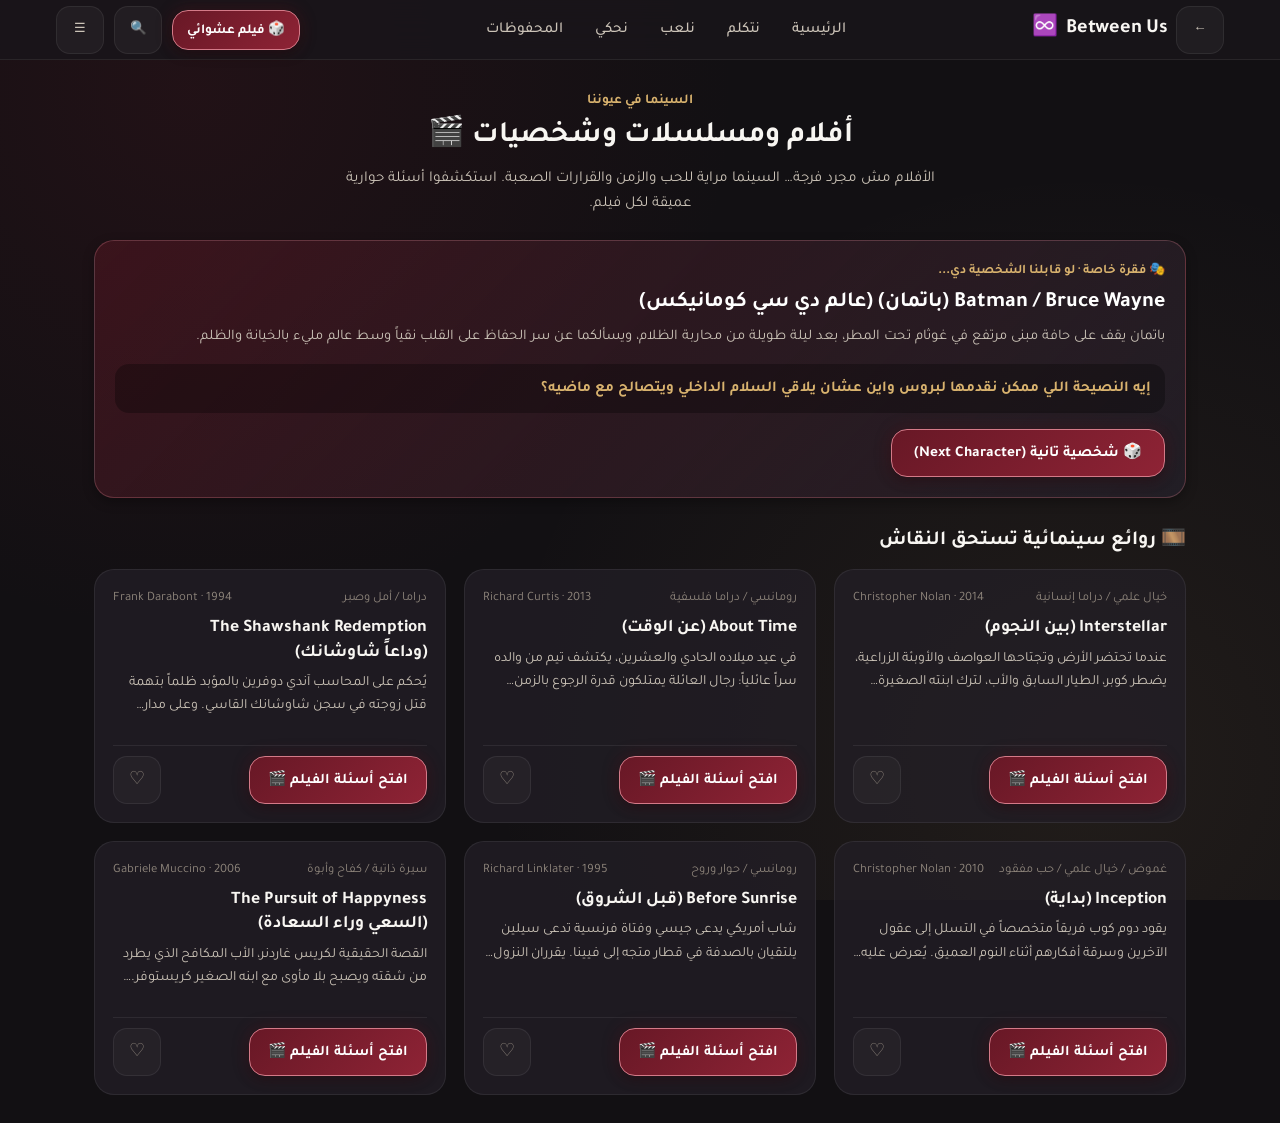
<file: movies.html>
<!DOCTYPE html>
<html lang="ar" dir="rtl" data-theme="dark">
<head>
  <meta charset="UTF-8" />
  <meta name="viewport" content="width=device-width, initial-scale=1.0, viewport-fit=cover" />
  <title>سينما ونقاشات ♾️ Between Us</title>
  <meta name="description" content="نقاشات سينمائية عميقة، وفقرة 'لو قابلنا الشخصية دي' لأكثر من 20 فيلماً ومسلسلاً وشخصية ملهمة." />
  <meta name="theme-color" content="#121013" />

  <link rel="stylesheet" href="css/style.css" />
  <link rel="stylesheet" href="css/responsive.css" />
</head>
<body>
  <div class="app-wrapper">
    <!-- Top Navigation Bar with Back Button -->
    <header class="top-nav">
      <div class="top-nav-inner">
        <div style="display: flex; align-items: center; gap: 8px;">
          <button class="btn-icon" onclick="BetweenUsApp.goBack()" title="رجوع" aria-label="رجوع">←</button>
          <a href="index.html" class="nav-brand">
            <span>Between Us</span>
            <span class="brand-infinity">♾️</span>
          </a>
        </div>

        <nav class="nav-links">
          <a href="index.html" class="nav-link">الرئيسية</a>
          <a href="topics.html" class="nav-link">نتكلم</a>
          <a href="games.html" class="nav-link">نلعب</a>
          <a href="stories.html" class="nav-link active">نحكي</a>
          <a href="favorites.html" class="nav-link">المحفوظات</a>
        </nav>

        <div class="nav-actions">
          <button class="btn-primary btn-surprise-trigger" data-filter="movie" style="min-height: 40px; padding: 0 14px; font-size: 0.85rem;">
            🎲 فيلم عشوائي
          </button>
          <button class="btn-icon" data-open-modal="searchModal" title="بحث سريع" aria-label="بحث سريع">🔍</button>
          <button class="btn-icon btn-menu-drawer-trigger" title="كل الأقسام" aria-label="كل الأقسام">☰</button>
        </div>
      </div>
    </header>

    <main class="page-container">
      <div style="margin-bottom: 24px; text-align: center;">
        <span style="font-size: 0.85rem; color: var(--accent-gold); font-weight: 600;">السينما في عيوننا</span>
        <h1 style="font-size: 1.85rem; margin: 4px 0 8px;">أفلام ومسلسلات وشخصيات 🎬</h1>
        <p style="font-size: 0.95rem; color: var(--text-secondary); max-width: 600px; margin: 0 auto;">
          الأفلام مش مجرد فرجة… السينما مراية للحب والزمن والقرارات الصعبة. استكشفوا أسئلة حوارية عميقة لكل فيلم.
        </p>
      </div>

      <!-- Feature: "لو قابلنا الشخصية دي..." -->
      <section class="discovery-card" style="margin-bottom: 30px;">
        <div class="discovery-kicker">🎭 فقرة خاصة · لو قابلنا الشخصية دي...</div>
        <h2 style="font-size: 1.35rem; color: #FFFFFF; margin-bottom: 8px;" id="charEncounterTitle">
          شيرلوك هولمز في 221B بيكر ستريت
        </h2>
        <p style="font-size: 0.92rem; color: var(--text-secondary); line-height: 1.6; margin-bottom: 14px;" id="charEncounterScenario">
          تجلسان أمام المدفأة في لندن، وشيرلوك يكتشف 3 تفاصيل خفية عن علاقتكما بمجرد النظر!
        </p>
        <div style="background: rgba(0, 0, 0, 0.3); border-radius: var(--radius-md); padding: 12px 14px; margin-bottom: 16px; font-size: 0.95rem; color: var(--accent-gold); font-weight: 600;" id="charEncounterQuestion">
          لو هيقول ملاحظة ذكية جداً ومحرجة عن علاقتنا، تتوقع هيقول إيه؟
        </div>
        <button class="btn-primary" onclick="randomizeCharacterEncounter()" style="min-height: 48px; min-width: 48px; padding: 0 22px; font-size: 0.95rem;">
          🎲 شخصية تانية (Next Character)
        </button>
      </section>

      <!-- Movies Grid -->
      <div class="section-header">
        <h2 class="section-title">🎞️ روائع سينمائية تستحق النقاش</h2>
      </div>

      <div class="cards-grid" id="moviesGrid">
        <!-- Rendered by inline script from data.js -->
      </div>
    </main>

    <!-- Movie Details / Discussion Modal -->
    <div class="modal-overlay" id="movieModal">
      <div class="modal-box" style="max-width: 680px;">
        <div style="display: flex; justify-content: flex-end; margin-bottom: 6px;">
          <button class="btn-icon" data-close-modal>✕</button>
        </div>
        <div id="movieModalContent"></div>
      </div>
    </div>

    <!-- Standard 5-Tab Mobile Bottom Navigation Bar -->
    <nav class="bottom-nav">
      <a href="index.html" class="bottom-nav-item">
        <span class="bottom-nav-icon">🏠</span>
        <span>الرئيسية</span>
      </a>
      <a href="topics.html" class="bottom-nav-item">
        <span class="bottom-nav-icon">💬</span>
        <span>نتكلم</span>
      </a>
      <a href="games.html" class="bottom-nav-item">
        <span class="bottom-nav-icon">🎮</span>
        <span>نلعب</span>
      </a>
      <a href="stories.html" class="bottom-nav-item active">
        <span class="bottom-nav-icon">📚</span>
        <span>نحكي</span>
      </a>
      <a href="favorites.html" class="bottom-nav-item">
        <span class="bottom-nav-icon">❤️</span>
        <span>المحفوظات</span>
      </a>
    </nav>
  </div>

  <!-- Shared Modals -->
  <div class="modal-overlay" id="surpriseModal">
    <div class="modal-box" id="surpriseModalContent"></div>
  </div>

  <div class="modal-overlay" id="searchModal">
    <div class="modal-box">
      <div class="modal-header">
        <h3 class="modal-title">🔍 بحث في عالم بيننا</h3>
        <button class="btn-icon" data-close-modal>✕</button>
      </div>
      <div class="form-group">
        <input type="text" class="form-input global-search-input" placeholder="ابحث عن موضوع، قصة، فيلم، أو كلمة..." />
      </div>
      <div id="globalSearchResults" style="max-height: 50vh; overflow-y: auto;"></div>
    </div>
  </div>

  <div class="modal-overlay" id="addCustomModal">
    <div class="modal-box">
      <div class="modal-header">
        <h3 class="modal-title">✨ أضف حاجة من عندك</h3>
        <button class="btn-icon" data-close-modal>✕</button>
      </div>
      <form id="addCustomContentForm">
        <div class="form-group">
          <label class="form-label">نوع المشاركة</label>
          <select id="customType" class="form-select">
            <option value="movie">فيلم أو مسلسل</option>
            <option value="topic">موضوع للنقاش</option>
            <option value="question">سؤال خاص</option>
            <option value="story">حكاية أو قصة</option>
          </select>
        </div>
        <div class="form-group">
          <label class="form-label">اسم الفيلم أو المسلسل</label>
          <input type="text" id="customTitle" class="form-input" placeholder="مثال: The Notebook..." required />
        </div>
        <div class="form-group">
          <label class="form-label">القصة وأسئلة النقاش</label>
          <textarea id="customText" class="form-textarea" rows="4" placeholder="ملخص سريع وأسئلة للنقاش..." required></textarea>
        </div>
        <div style="display: flex; gap: 10px; justify-content: flex-end; margin-top: 20px;">
          <button type="button" class="btn-secondary" data-close-modal>إلغاء</button>
          <button type="submit" class="btn-primary">حفظ في عالمنا ✦</button>
        </div>
      </form>
    </div>
  </div>

  <div class="modal-overlay" id="settingsModal">
    <div class="modal-box">
      <div class="modal-header">
        <h3 class="modal-title">⚙️ الإعدادات (Settings)</h3>
        <button class="btn-icon" data-close-modal>✕</button>
      </div>
      <div class="form-group">
        <label class="form-label">اسم الطرف الأول</label>
        <input type="text" id="settingsPartner1" class="form-input" value="أحمد" />
      </div>
      <div class="form-group">
        <label class="form-label">اسم الطرف الثاني</label>
        <input type="text" id="settingsPartner2" class="form-input" value="إسراء" />
      </div>
      <div class="form-group">
        <label class="form-label">المظهر (Theme)</label>
        <select id="settingsTheme" class="form-select">
          <option value="dark">داكن رومانسي</option>
          <option value="light">فاتح دافئ</option>
        </select>
      </div>
      <div style="border-top: 1px solid var(--border-hairline); margin: 18px 0; padding-top: 14px;">
        <div style="display: flex; gap: 8px; flex-wrap: wrap;">
          <button type="button" id="exportDataBtn" class="btn-secondary" style="font-size: 0.85rem;">📥 تصدير البيانات</button>
          <label class="btn-secondary" style="font-size: 0.85rem; cursor: pointer;">
            📤 استيراد ملف
            <input type="file" id="importDataInput" accept=".json" style="display: none;" />
          </label>
        </div>
      </div>
      <div style="border-top: 1px solid var(--border-hairline); margin-top: 14px; padding-top: 14px; display: flex; justify-content: space-between; align-items: center;">
        <button type="button" id="resetDataBtn" style="color: var(--accent-rose); font-size: 0.85rem; text-decoration: underline;">إعادة ضبط</button>
        <button type="button" id="saveSettingsBtn" class="btn-primary">حفظ ✓</button>
      </div>
    </div>
  </div>

  <script src="js/data.js"></script>
  <script src="js/riddles-data.js"></script>
  <script src="js/jokes-data.js"></script>
  <script src="js/storage.js"></script>
  <script src="js/app.js"></script>

  <script>
    // Render Movies
    function renderMoviesList() {
      const grid = document.getElementById("moviesGrid");
      if (!grid || !window.BetweenUsData) return;
      const movies = window.BetweenUsData.movies || [];

      grid.innerHTML = movies.map(m => {
        const isFav = window.BetweenUsStorage.isFavorite(m.id);
        return `
          <div class="topic-card" onclick="openMovieModal('${m.id}')">
            <div>
              <div class="topic-meta">
                <span>${m.genre}</span>
                <span>${m.year} · ${m.director}</span>
              </div>
              <h3 class="topic-title" style="margin-top: 8px;">${m.title}</h3>
              <p class="topic-desc" style="margin-top: 6px;">${m.story}</p>
            </div>
            <div class="topic-footer" onclick="event.stopPropagation()" style="display: flex; align-items: center; justify-content: space-between; gap: 12px; margin-top: 14px;">
              <button class="btn-primary" onclick="openMovieModal('${m.id}')" style="min-height: 48px; min-width: 48px; padding: 0 18px; font-size: 0.92rem;">
                افتح أسئلة الفيلم 🎬
              </button>
              <button class="btn-card-action ${isFav ? 'active' : ''}" onclick="BetweenUsStorage.toggleFavorite({id: '${m.id}', type: 'movie', title: '${m.title}'}); renderMoviesList();" style="width: 48px; height: 48px; min-width: 48px; min-height: 48px;">
                ${isFav ? '❤️' : '♡'}
              </button>
            </div>
          </div>
        `;
      }).join("");
    }

    function openMovieModal(movieId) {
      const movies = window.BetweenUsData.movies || [];
      const m = movies.find(item => item.id === movieId);
      if (!m) return;

      const content = document.getElementById("movieModalContent");
      if (!content) return;

      content.innerHTML = `
        <div style="font-size: 0.82rem; color: var(--accent-gold); font-weight: 600; margin-bottom: 4px;">
          ${m.genre} · ${m.year} · إخراج: ${m.director}
        </div>
        <h2 style="font-size: 1.5rem; color: var(--text-primary); margin-bottom: 10px;">${m.title}</h2>
        <p style="font-size: 0.95rem; color: var(--text-secondary); line-height: 1.6; margin-bottom: 16px;">${m.story}</p>
        
        <div style="background: rgba(216, 178, 110, 0.08); border: 1px solid var(--border-subtle); border-radius: var(--radius-md); padding: 12px 14px; margin-bottom: 20px;">
          <div style="font-size: 0.82rem; color: var(--accent-gold); font-weight: 700; margin-bottom: 4px;">معلومة سينمائية ملهمة:</div>
          <p style="font-size: 0.88rem; color: var(--text-primary); line-height: 1.5;">${m.interestingFacts}</p>
        </div>

        <h3 style="font-size: 1.1rem; color: var(--text-primary); margin-bottom: 12px;">💬 أسئلة نقاش بينكم عن الفيلم:</h3>
        <div style="display: flex; flex-direction: column; gap: 10px; margin-bottom: 24px;">
          ${(m.questions || []).map((q, idx) => `
            <div style="padding: 12px 14px; background: var(--bg-surface-elevated); border: 1px solid var(--border-hairline); border-radius: var(--radius-md); font-size: 0.92rem; color: var(--text-primary); line-height: 1.5;">
              <strong style="color: var(--accent-gold);">${idx + 1}.</strong> ${q}
            </div>
          `).join("")}
        </div>

        <div style="display: flex; gap: 10px; justify-content: center;">
          <button class="btn-primary" onclick="BetweenUsStorage.addToTalk('${m.title}', 'سينما'); BetweenUsApp.showToast('📌 تم الحفظ في نتكلم فيه بعدين');">
            📌 نتكلم فيه في سهرة الفيلم
          </button>
        </div>
      `;

      BetweenUsApp.openModal("movieModal");
    }

    // Character Encounters Randomizer
    let charIndex = 0;
    function randomizeCharacterEncounter() {
      const chars = window.BetweenUsData.characterEncounters || [];
      if (chars.length === 0) return;
      charIndex = (charIndex + 1) % chars.length;
      const c = chars[charIndex];

      document.getElementById("charEncounterTitle").textContent = `${c.character} (${c.from})`;
      document.getElementById("charEncounterScenario").textContent = c.scenario;
      document.getElementById("charEncounterQuestion").textContent = c.question;
    }

    window.addEventListener("DOMContentLoaded", () => {
      renderMoviesList();
      randomizeCharacterEncounter();
      const params = new URLSearchParams(window.location.search);
      const id = params.get("id");
      if (id) {
        setTimeout(() => openMovieModal(id), 250);
      }
    });
  </script>
</body>
</html>
</file>
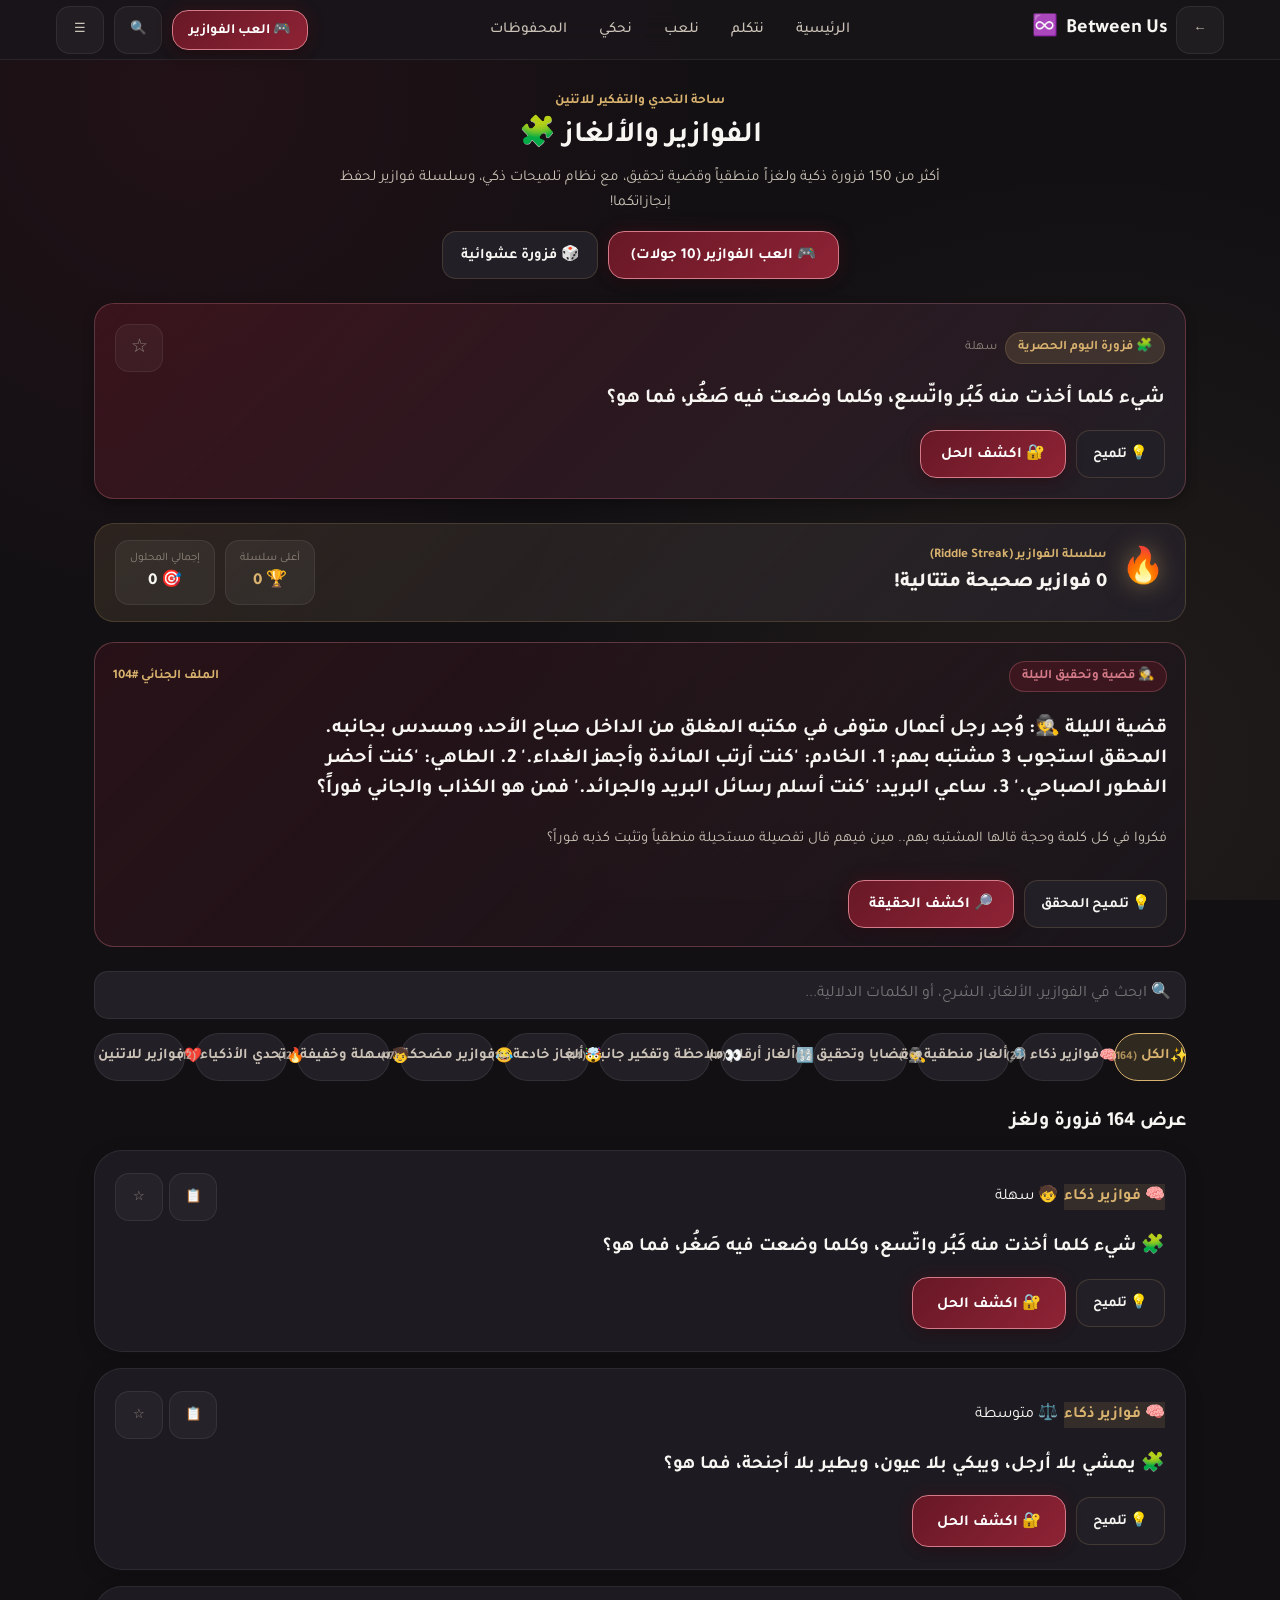
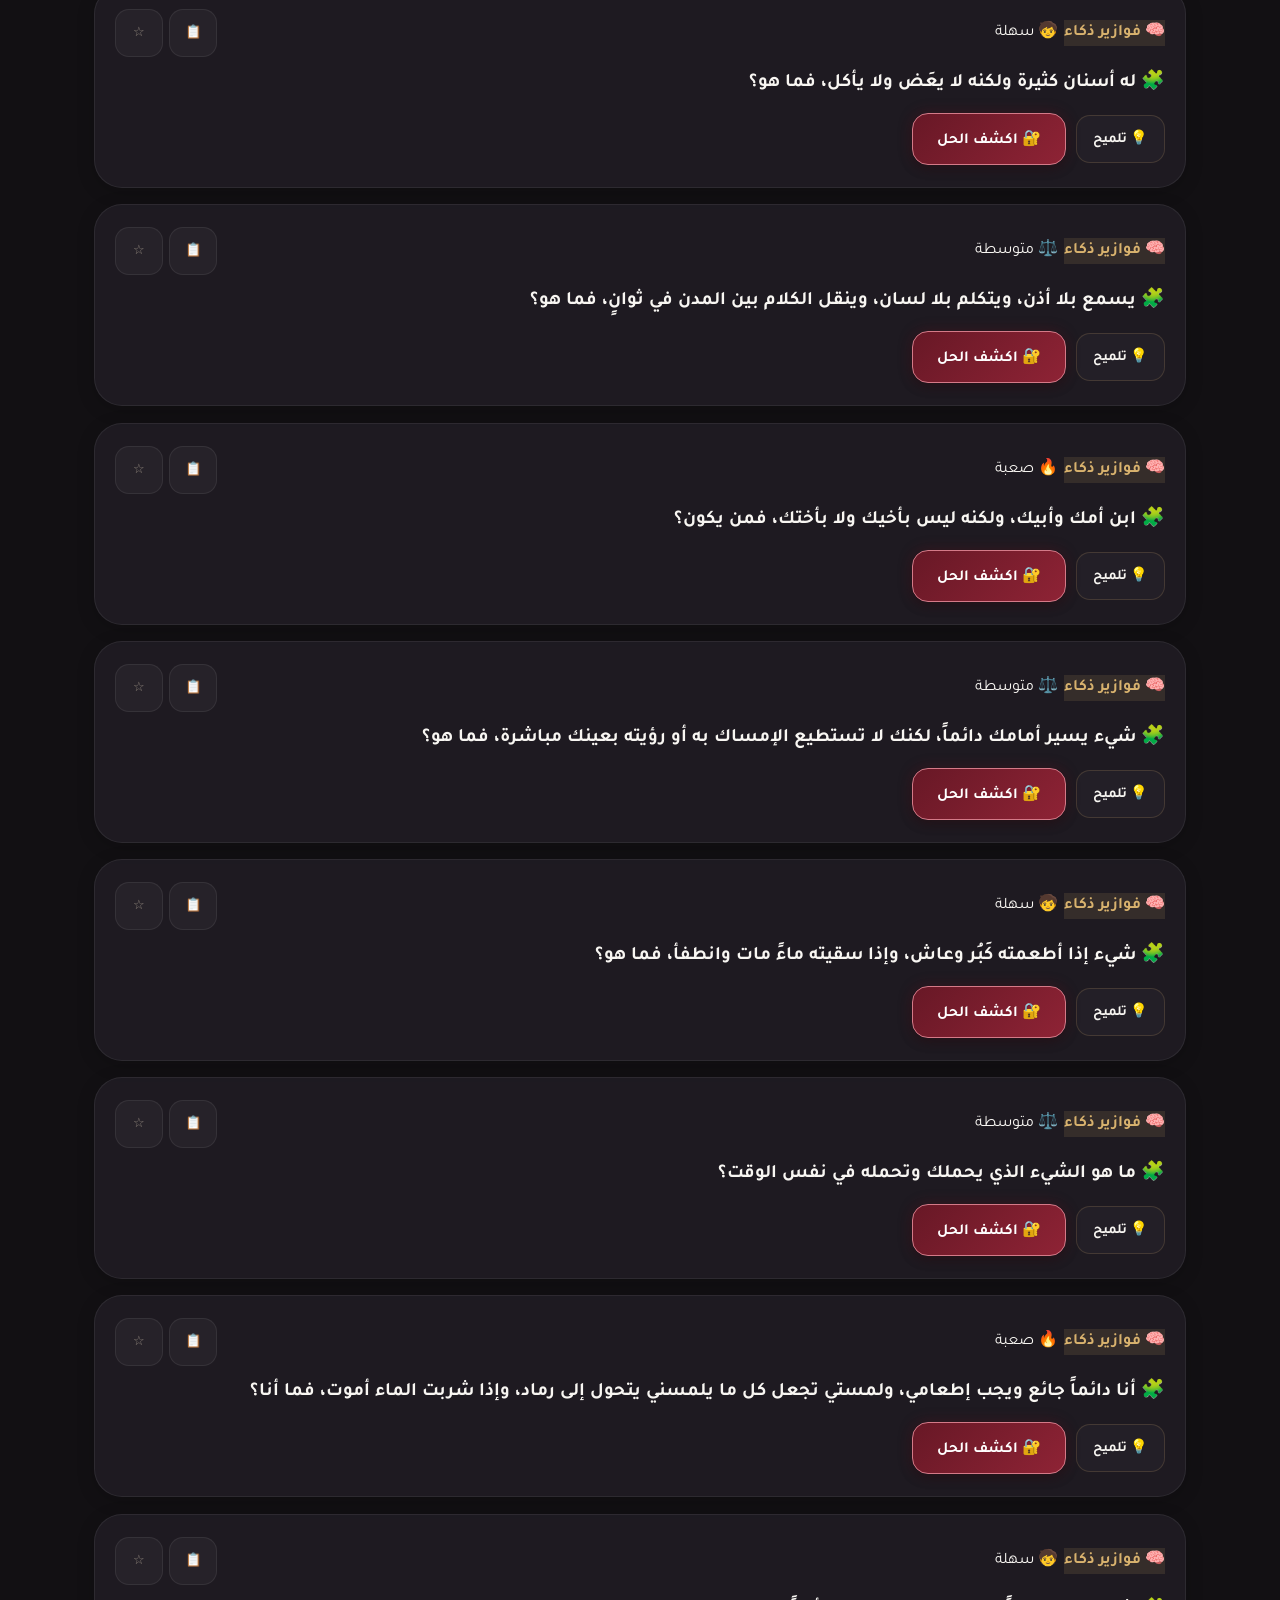
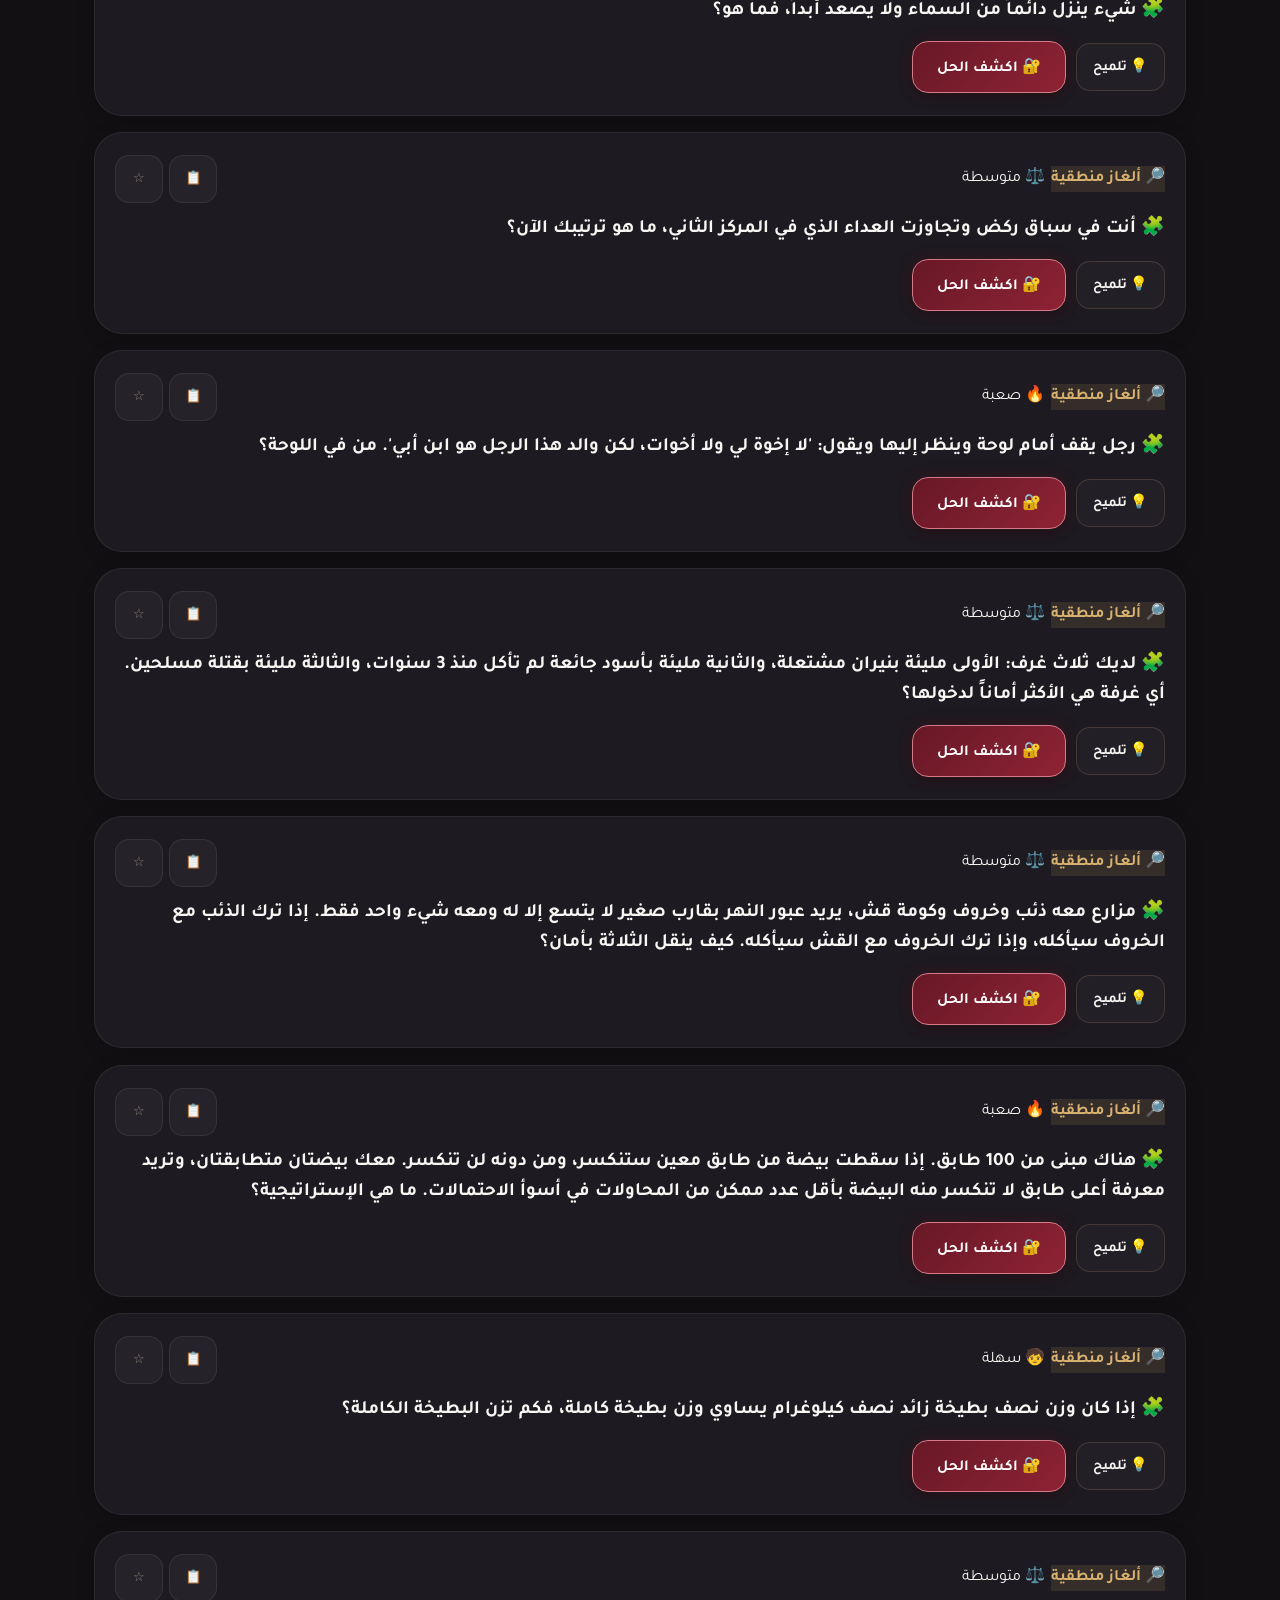
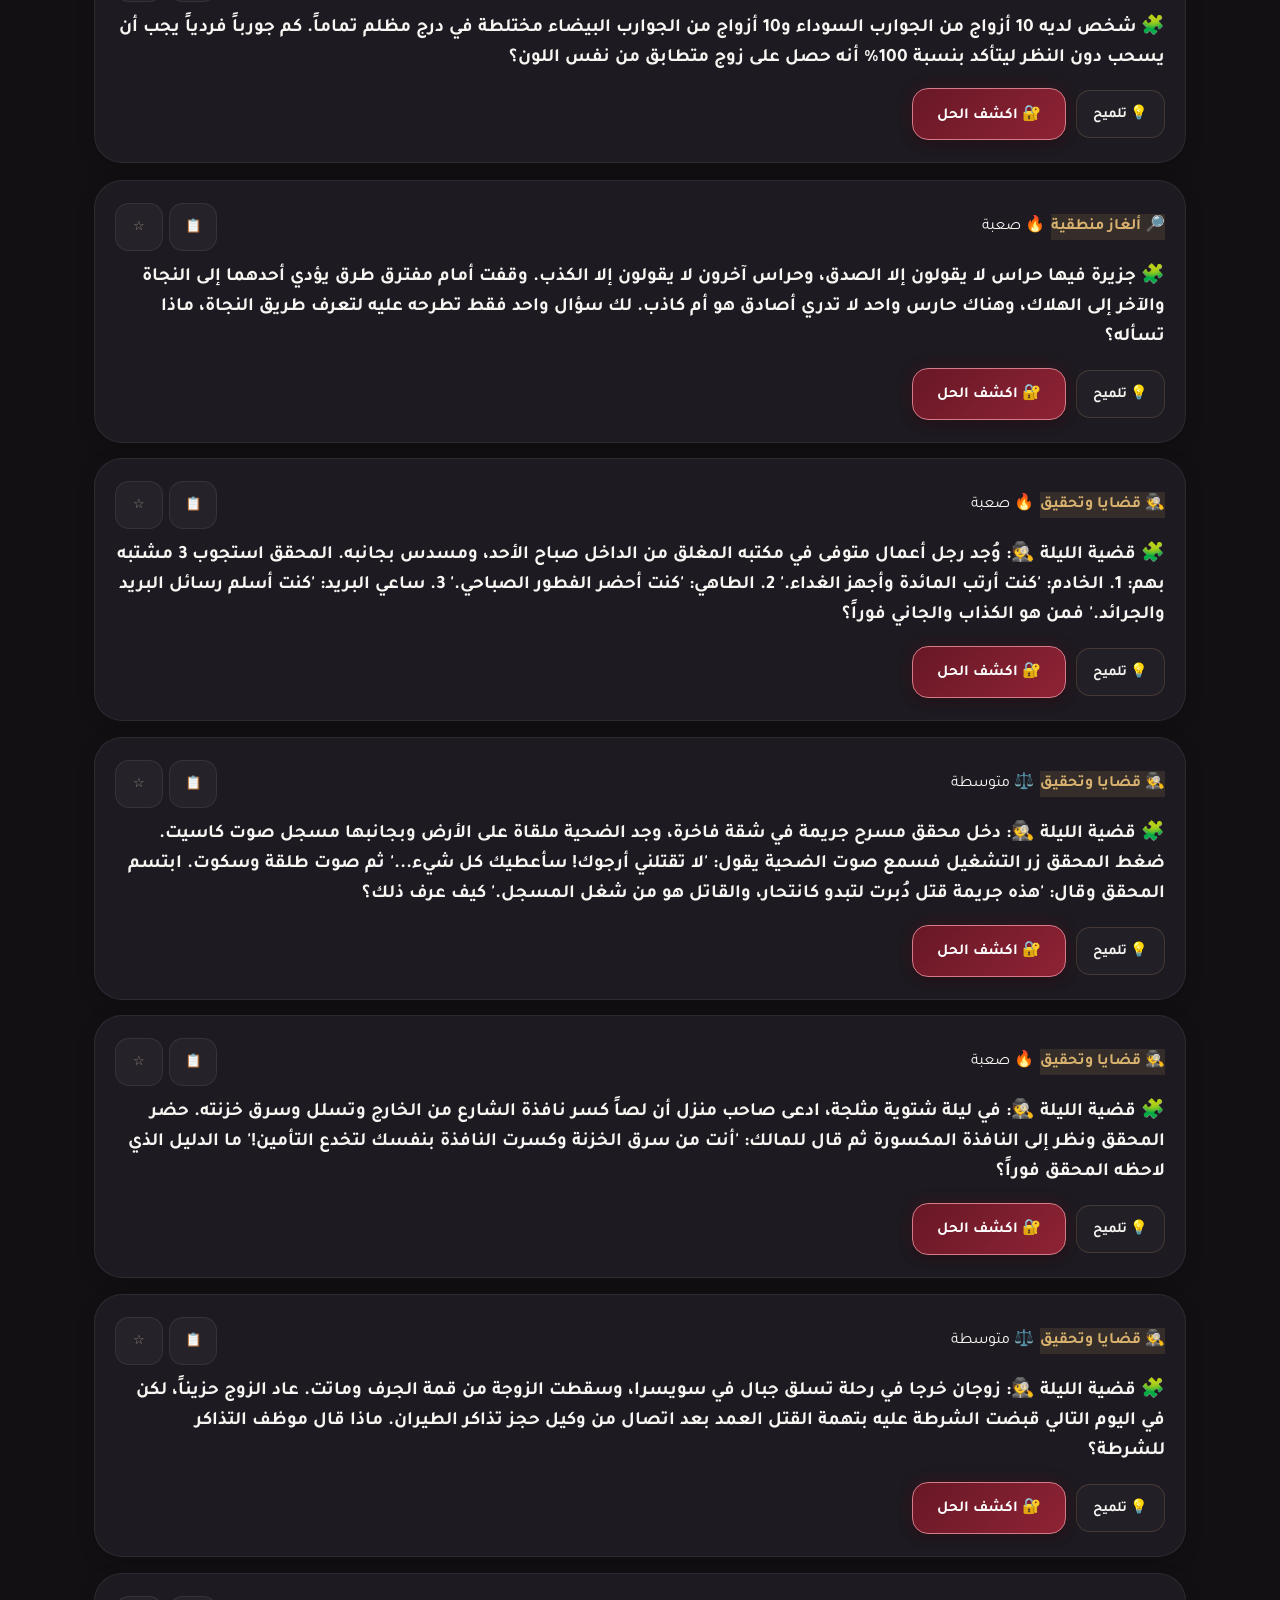
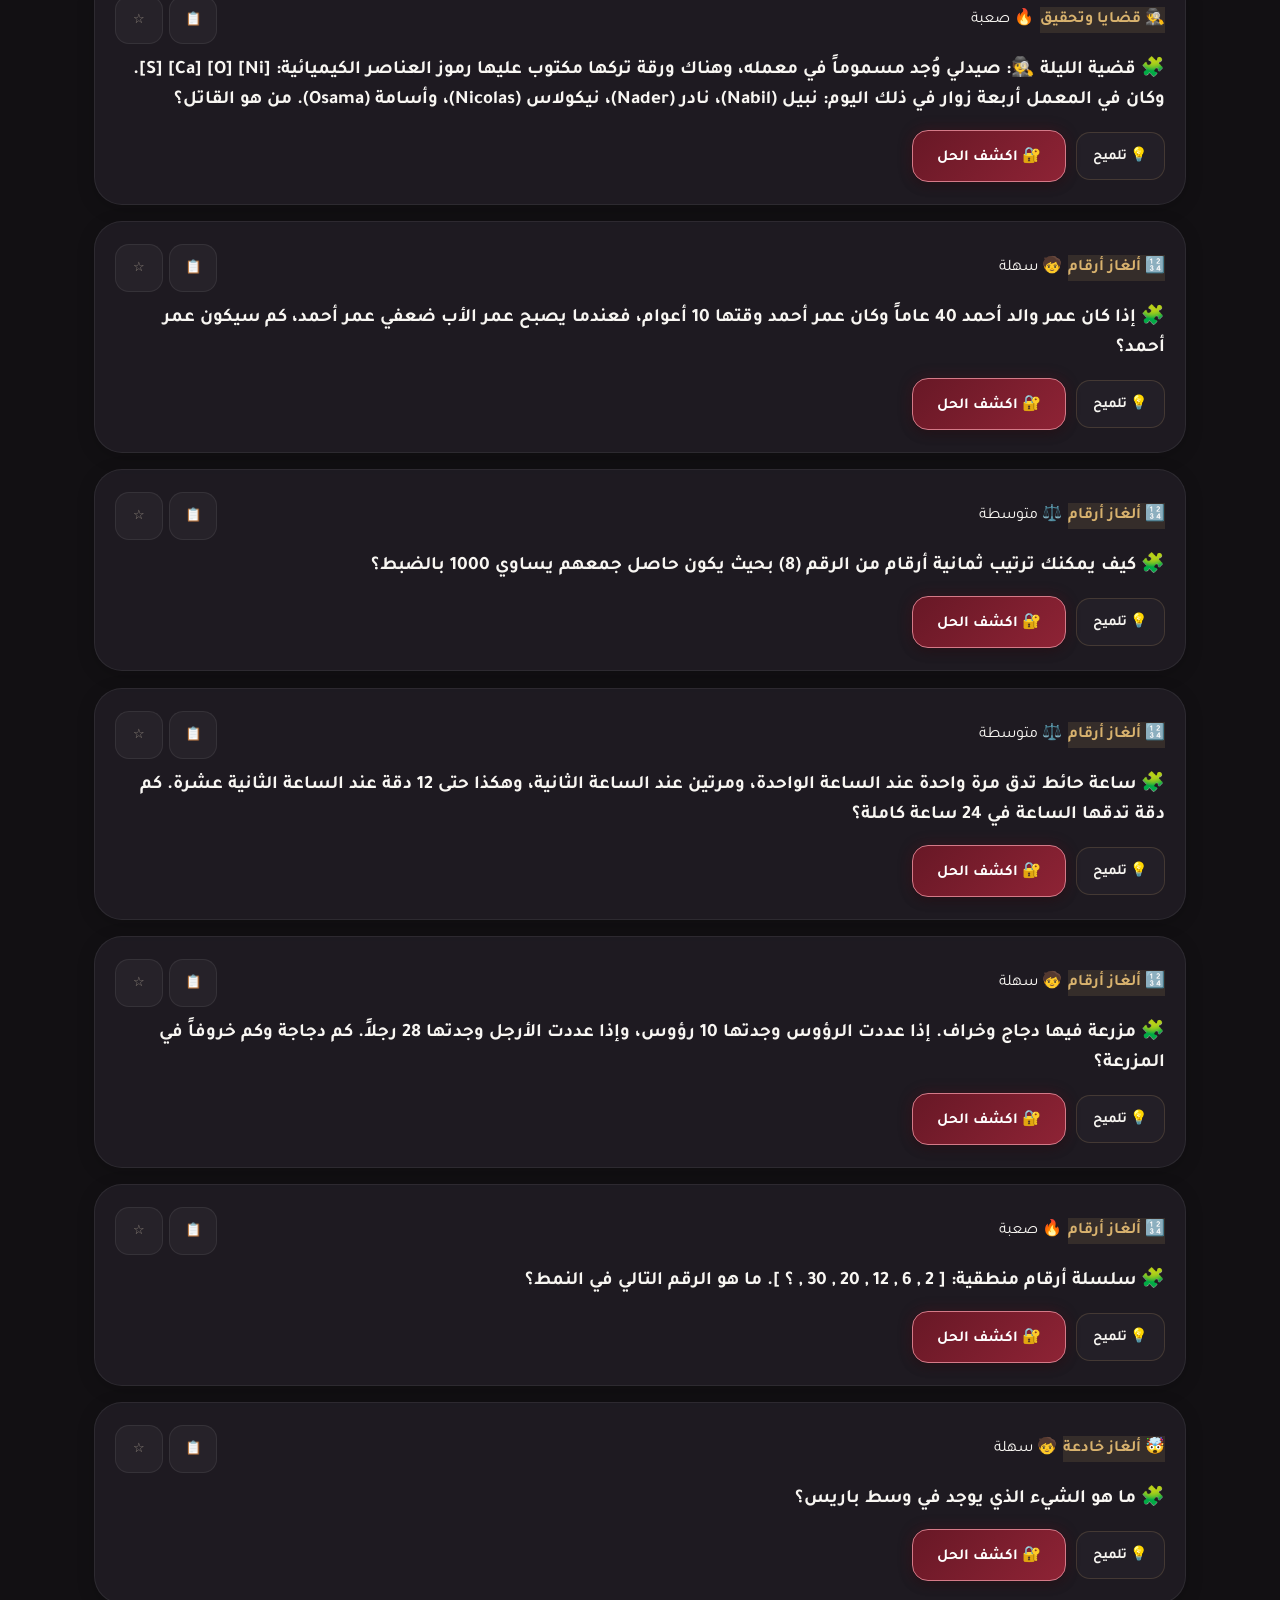
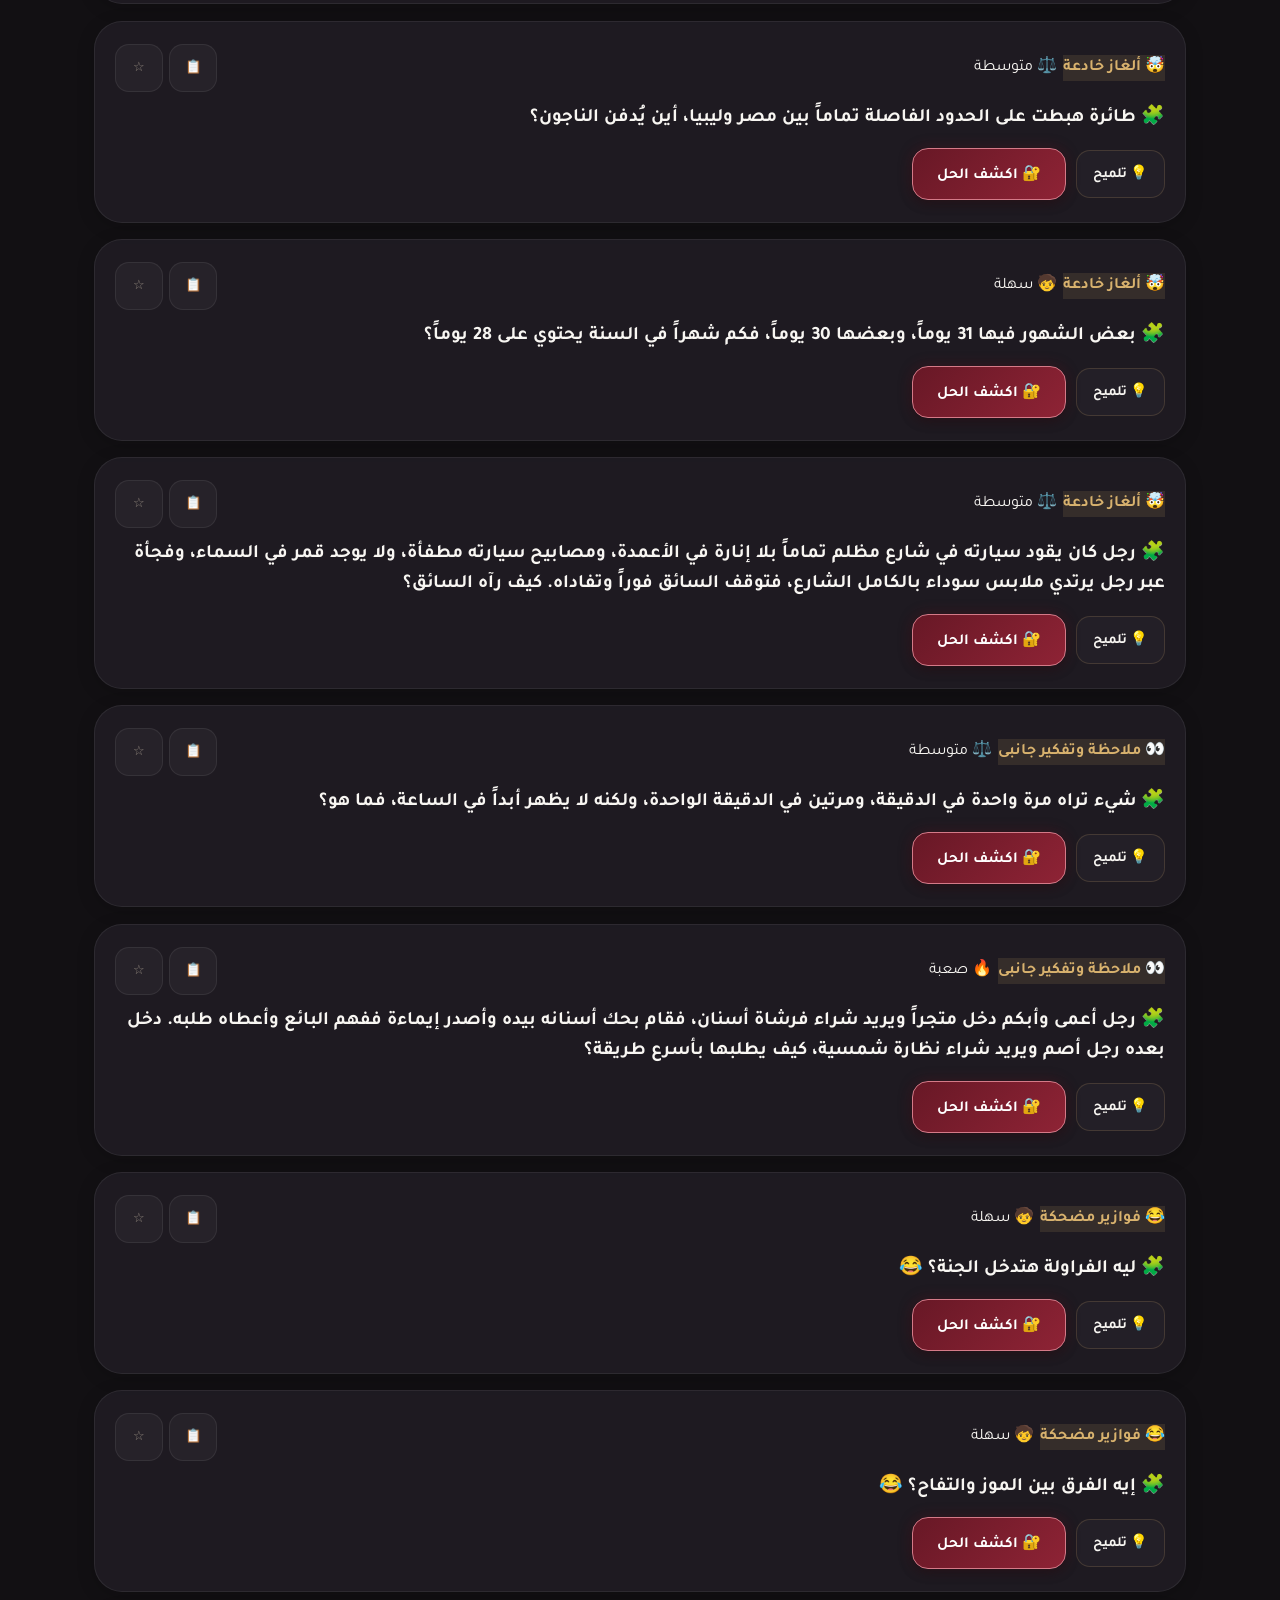
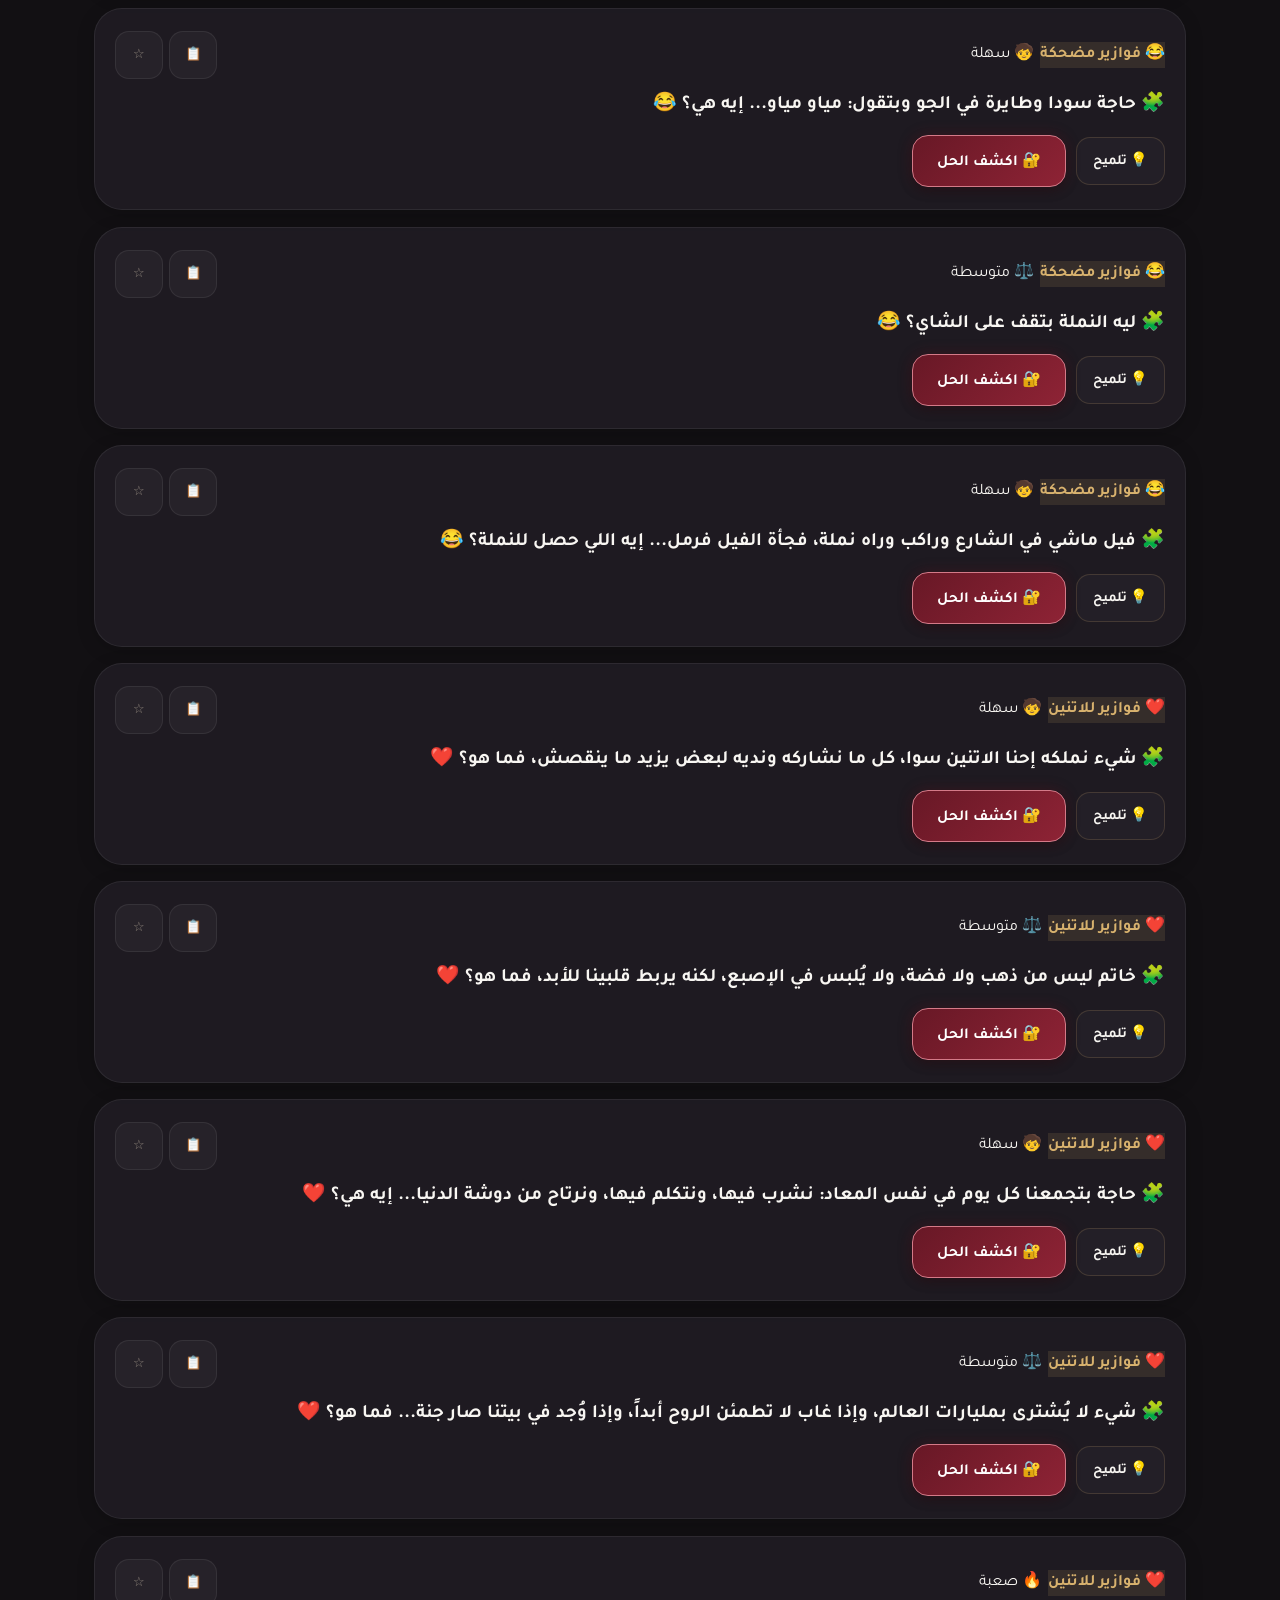
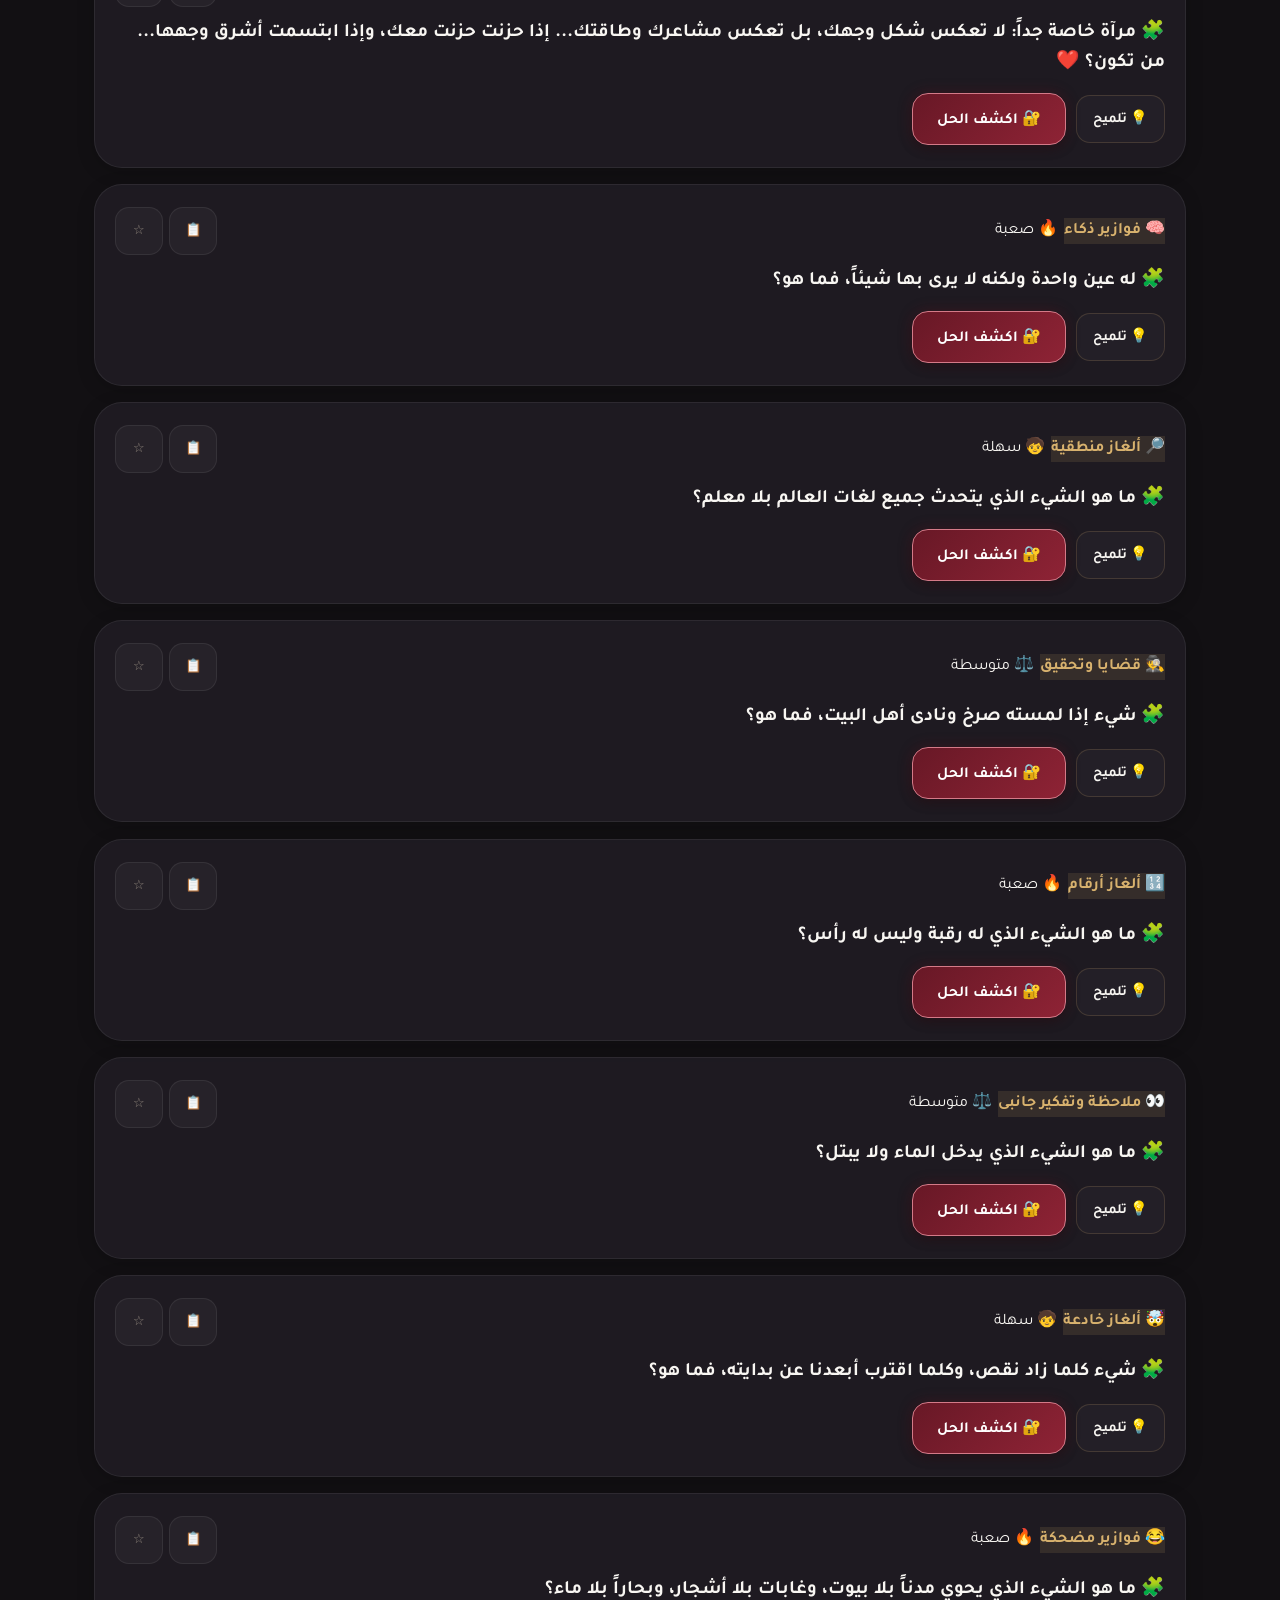
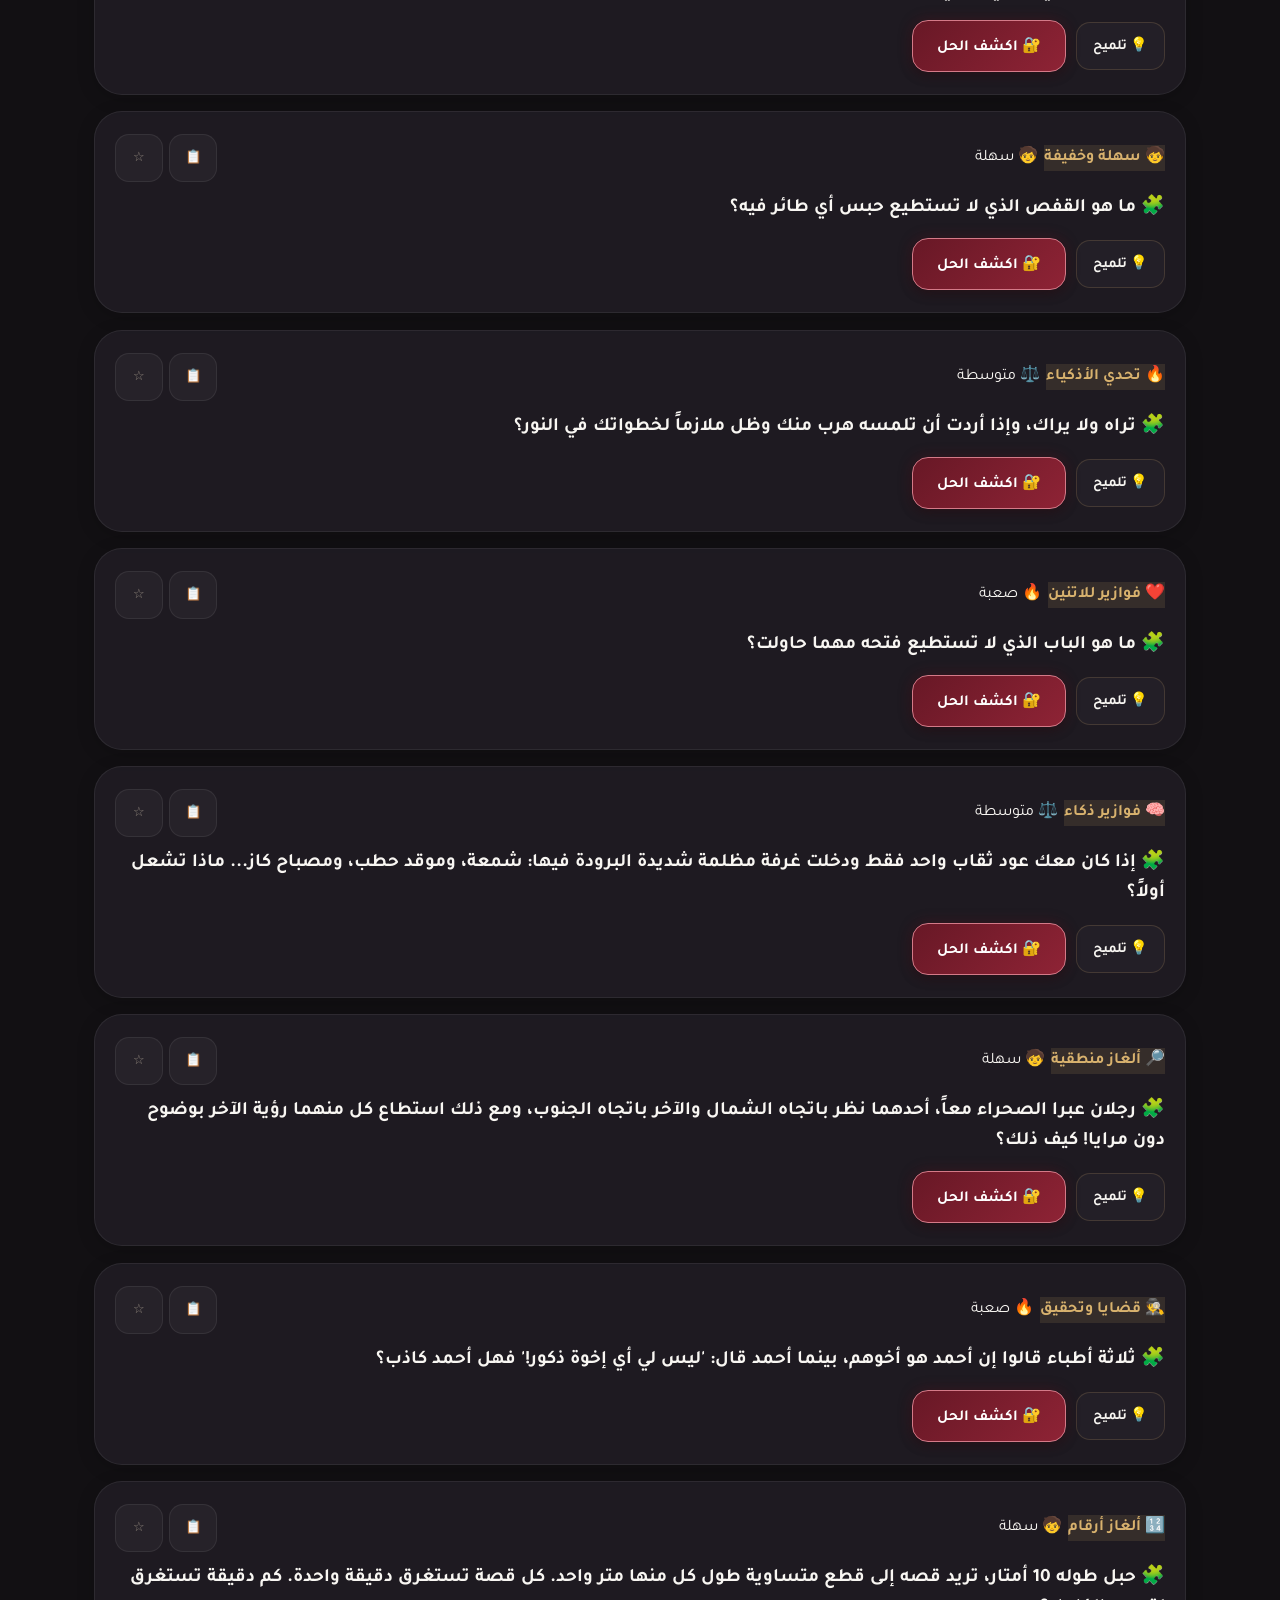
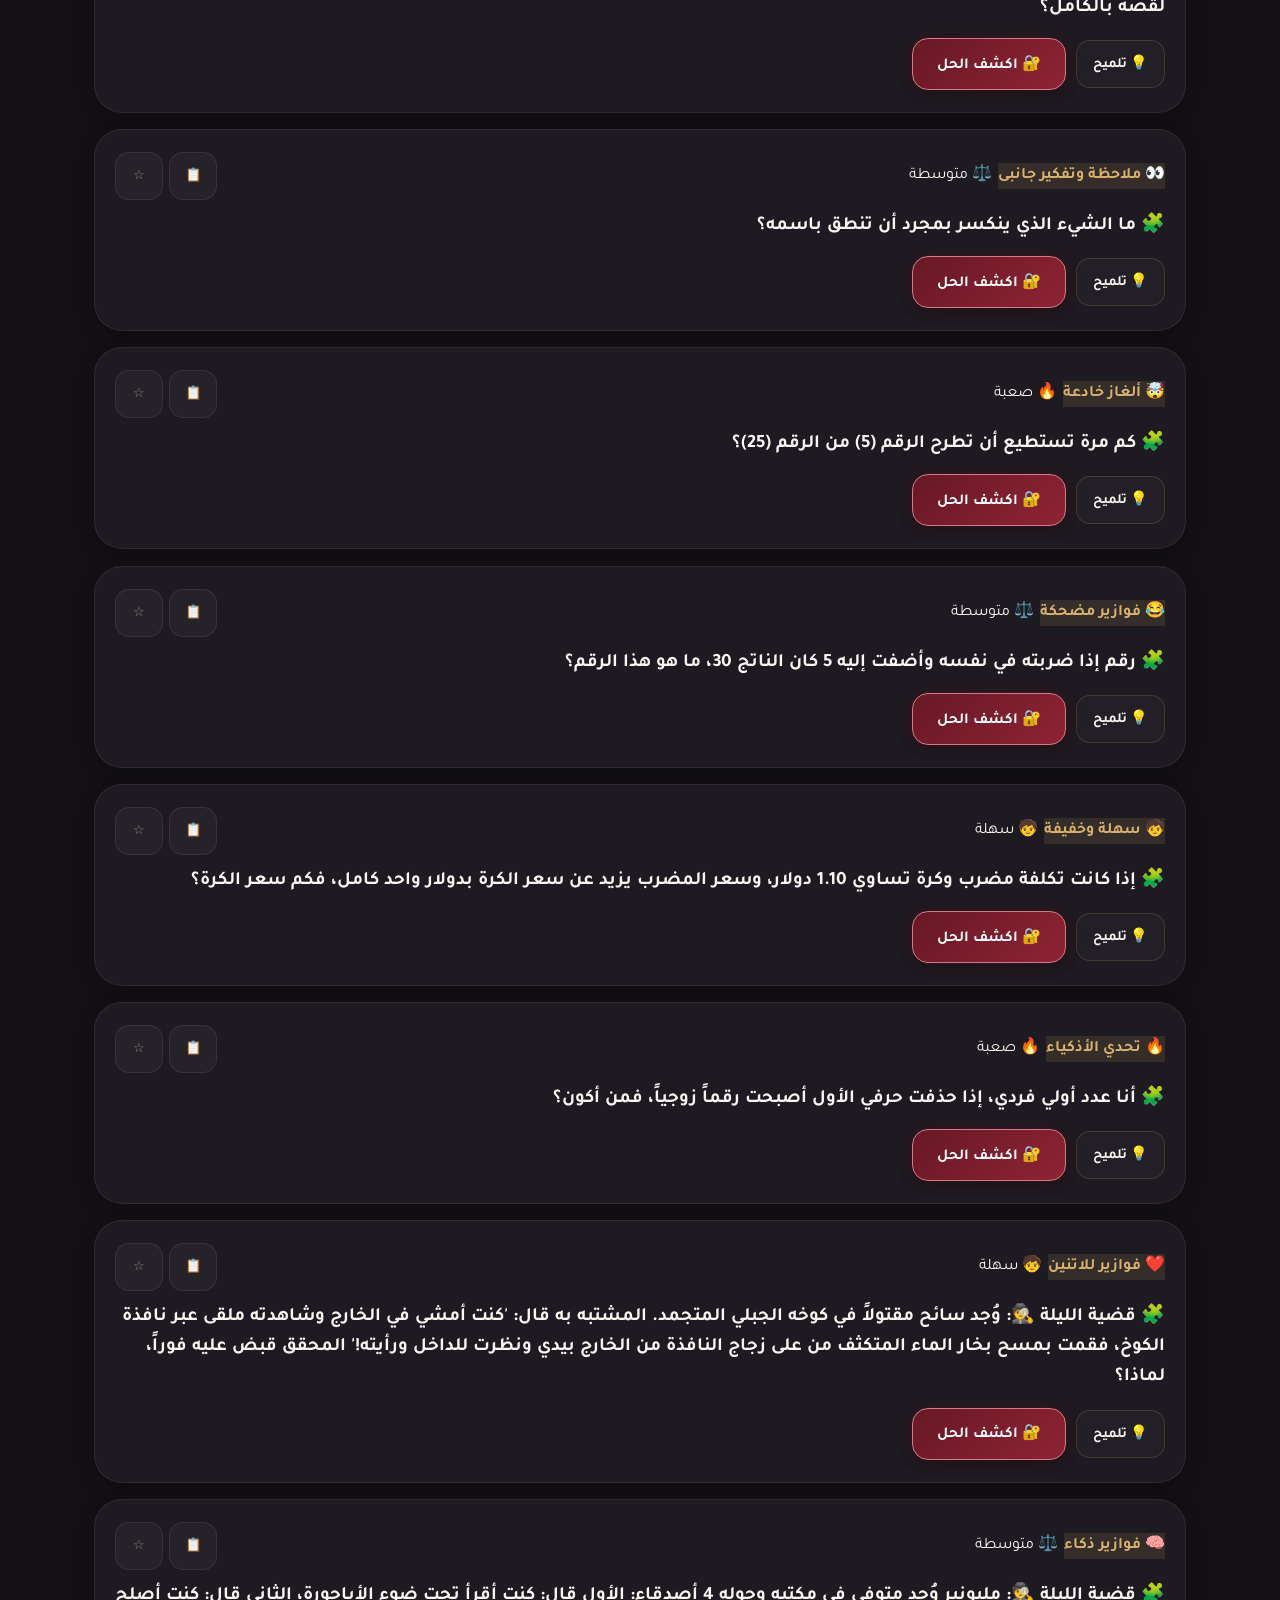
<file: riddles.html>
<!DOCTYPE html>
<html lang="ar" dir="rtl" data-theme="dark">
<head>
  <meta charset="UTF-8" />
  <meta name="viewport" content="width=device-width, initial-scale=1.0, viewport-fit=cover" />
  <title>الفوازير والألغاز 🧩 Between Us</title>
  <meta name="description" content="عالم ضخم من الفوازير، الألغاز المنطقية، قضايا التحقيق، والألعاب الفكرية للاتنين." />
  <meta property="og:title" content="الفوازير والألغاز 🧩 Between Us" />
  <meta property="og:description" content="عالم ضخم من الفوازير، الألغاز المنطقية، قضايا التحقيق، والألعاب الفكرية للاتنين." />
  <meta name="theme-color" content="#121013" />

  <link rel="stylesheet" href="css/style.css" />
  <link rel="stylesheet" href="css/responsive.css" />
</head>
<body>
  <div class="app-wrapper">
    <!-- Top Navigation Bar with Back Button -->
    <header class="top-nav">
      <div class="top-nav-inner">
        <div style="display: flex; align-items: center; gap: 8px;">
          <button class="btn-icon" onclick="BetweenUsApp.goBack()" title="رجوع" aria-label="رجوع">←</button>
          <a href="index.html" class="nav-brand">
            <span>Between Us</span>
            <span class="brand-infinity">♾️</span>
          </a>
        </div>

        <nav class="nav-links">
          <a href="index.html" class="nav-link">الرئيسية</a>
          <a href="topics.html" class="nav-link">نتكلم</a>
          <a href="games.html" class="nav-link active">نلعب</a>
          <a href="stories.html" class="nav-link">نحكي</a>
          <a href="favorites.html" class="nav-link">المحفوظات</a>
        </nav>

        <div class="nav-actions">
          <button class="btn-primary" onclick="BetweenUsRiddles.startGameMode()" style="min-height: 40px; padding: 0 16px; font-size: 0.88rem;">
            🎮 العب الفوازير
          </button>
          <button class="btn-icon" data-open-modal="searchModal" title="بحث سريع" aria-label="بحث سريع">🔍</button>
          <button class="btn-icon btn-menu-drawer-trigger" title="كل الأقسام" aria-label="كل الأقسام">☰</button>
        </div>
      </div>
    </header>

    <!-- Main Content Container -->
    <main class="page-container">
      <!-- Header Banner -->
      <section style="margin-bottom: 24px; text-align: center;">
        <span style="font-size: 0.85rem; color: var(--accent-gold); font-weight: 700;">ساحة التحدي والتفكير للاتنين</span>
        <h1 style="font-size: 1.85rem; margin: 4px 0 8px; color: var(--text-primary);">الفوازير والألغاز 🧩</h1>
        <p style="font-size: 0.95rem; color: var(--text-secondary); max-width: 600px; margin: 0 auto 16px; line-height: 1.6;">
          أكثر من 150 فزورة ذكية ولغزاً منطقياً وقضية تحقيق، مع نظام تلميحات ذكي، وسلسلة فوازير لحفظ إنجازاتكما!
        </p>

        <!-- Quick Header Action Buttons -->
        <div style="display: flex; gap: 10px; justify-content: center; flex-wrap: wrap;">
          <button class="btn-primary" onclick="BetweenUsRiddles.startGameMode()" style="min-height: 48px; padding: 0 22px; font-size: 0.95rem;">
            🎮 العب الفوازير (10 جولات)
          </button>
          <button class="btn-secondary" onclick="BetweenUsRiddles.pickRandomRiddle()" style="min-height: 48px; padding: 0 18px; font-size: 0.92rem;">
            🎲 فزورة عشوائية
          </button>
        </div>
      </section>

      <!-- 1. Daily Riddle Card -->
      <section class="section-block" style="margin-bottom: 20px;">
        <div class="discovery-card" id="dailyRiddleCard">
          <!-- Populated by riddles.js -->
        </div>
      </section>

      <!-- 2. Riddle Streak Banner -->
      <section class="section-block" style="margin-bottom: 20px;">
        <div style="padding: 16px 20px; background: linear-gradient(135deg, rgba(216, 178, 110, 0.12) 0%, rgba(35, 31, 39, 0.95) 100%); border: 1px solid var(--border-subtle); border-radius: var(--radius-lg);" id="riddleStreakBanner">
          <!-- Populated by riddles.js -->
        </div>
      </section>

      <!-- 3. Detective Case of the Night ("قضية الليلة") -->
      <section class="section-block" style="margin-bottom: 24px;">
        <div class="topic-card" id="detectiveCaseContainer" style="background: linear-gradient(135deg, rgba(104, 24, 38, 0.25) 0%, rgba(25, 22, 27, 0.95) 100%); border-color: rgba(212, 122, 136, 0.35); cursor: default;">
          <!-- Populated by riddles.js -->
        </div>
      </section>

      <!-- 4. Category Filter Tabs & Search -->
      <section class="section-block" style="margin-bottom: 20px;">
        <div class="form-group" style="margin-bottom: 14px;">
          <input type="text" id="riddleSearchInput" class="form-input" placeholder="🔍 ابحث في الفوازير، الألغاز، الشرح، أو الكلمات الدلالية..." style="min-height: 48px;" />
        </div>

        <div class="pill-selector" id="riddleCategoryTabs">
          <!-- Injected by riddles.js -->
        </div>
      </section>

      <!-- 5. Main Riddles List -->
      <section class="section-block">
        <div style="display: flex; align-items: center; justify-content: space-between; margin-bottom: 14px;">
          <h2 class="section-title" id="riddlesCountLabel">قائمة الفوازير والألغاز</h2>
        </div>

        <div id="riddles-list" class="riddles-list-container">
          <!-- Injected dynamically by riddles.js -->
        </div>
      </section>
    </main>

    <!-- Footer -->
    <footer class="app-footer">
      <p style="margin-bottom: 4px;">Between Us ♾️ — الفوازير والألغاز</p>
      <p style="font-size: 0.8rem; color: var(--text-muted);">
        مخصص لـ <span class="partner-names-label">أحمد & إسراء</span> · فكروا واضحكوا سوا
      </p>
    </footer>

    <!-- Standard 5-Tab Mobile Bottom Navigation Bar -->
    <nav class="bottom-nav">
      <a href="index.html" class="bottom-nav-item">
        <span class="bottom-nav-icon">🏠</span>
        <span>الرئيسية</span>
      </a>
      <a href="topics.html" class="bottom-nav-item">
        <span class="bottom-nav-icon">💬</span>
        <span>نتكلم</span>
      </a>
      <a href="games.html" class="bottom-nav-item active">
        <span class="bottom-nav-icon">🎮</span>
        <span>نلعب</span>
      </a>
      <a href="stories.html" class="bottom-nav-item">
        <span class="bottom-nav-icon">📚</span>
        <span>نحكي</span>
      </a>
      <a href="favorites.html" class="bottom-nav-item">
        <span class="bottom-nav-icon">❤️</span>
        <span>المحفوظات</span>
      </a>
    </nav>
  </div>

  <!-- MODALS -->

  <!-- Random Riddle Modal -->
  <div class="modal-overlay" id="randomRiddleModal">
    <div class="modal-box" id="randomRiddleModalContent">
      <!-- Dynamic Content -->
    </div>
  </div>

  <!-- Riddle Game Mode Modal -->
  <div class="modal-overlay" id="riddleGameModal">
    <div class="modal-box" id="riddleGameModalContent" style="max-width: 620px;">
      <!-- Dynamic Content -->
    </div>
  </div>

  <!-- Global Search Modal -->
  <div class="modal-overlay" id="searchModal">
    <div class="modal-box">
      <div class="modal-header">
        <h3 class="modal-title">🔍 بحث في عالم بيننا</h3>
        <button class="btn-icon" data-close-modal>✕</button>
      </div>
      <div class="form-group">
        <input type="text" class="form-input global-search-input" placeholder="ابحث عن موضوع، فزورة، نكتة، قصة..." />
      </div>
      <div id="globalSearchResults" style="max-height: 50vh; overflow-y: auto;">
        <div style="text-align: center; color: var(--text-muted); padding: 24px;">
          اكتب كلمتين للبحث في كافة الأقسام...
        </div>
      </div>
    </div>
  </div>

  <!-- Settings Modal -->
  <div class="modal-overlay" id="settingsModal">
    <div class="modal-box">
      <div class="modal-header">
        <h3 class="modal-title">⚙️ إعدادات بيننا (Settings)</h3>
        <button class="btn-icon" data-close-modal>✕</button>
      </div>
      <div class="form-group">
        <label class="form-label">اسم الطرف الأول</label>
        <input type="text" id="settingsPartner1" class="form-input" value="أحمد" />
      </div>
      <div class="form-group">
        <label class="form-label">اسم الطرف الثاني</label>
        <input type="text" id="settingsPartner2" class="form-input" value="إسراء" />
      </div>
      <div class="form-group">
        <label class="form-label">المظهر (Theme)</label>
        <select id="settingsTheme" class="form-select">
          <option value="dark">داكن رومانسي (Charcoal & Burgundy)</option>
          <option value="light">فاتح دافئ (Warm Ivory & Gold)</option>
        </select>
      </div>
      <div style="display: flex; justify-content: space-between; align-items: center; margin-top: 20px;">
        <button type="button" id="saveSettingsBtn" class="btn-primary">
          حفظ التعديلات ✓
        </button>
      </div>
    </div>
  </div>

  <!-- Core Scripts -->
  <script src="js/data.js"></script>
  <script src="js/riddles-data.js"></script>
  <script src="js/jokes-data.js"></script>
  <script src="js/storage.js"></script>
  <script src="js/app.js"></script>
  <script src="js/riddles.js"></script>
</body>
</html>
</file>
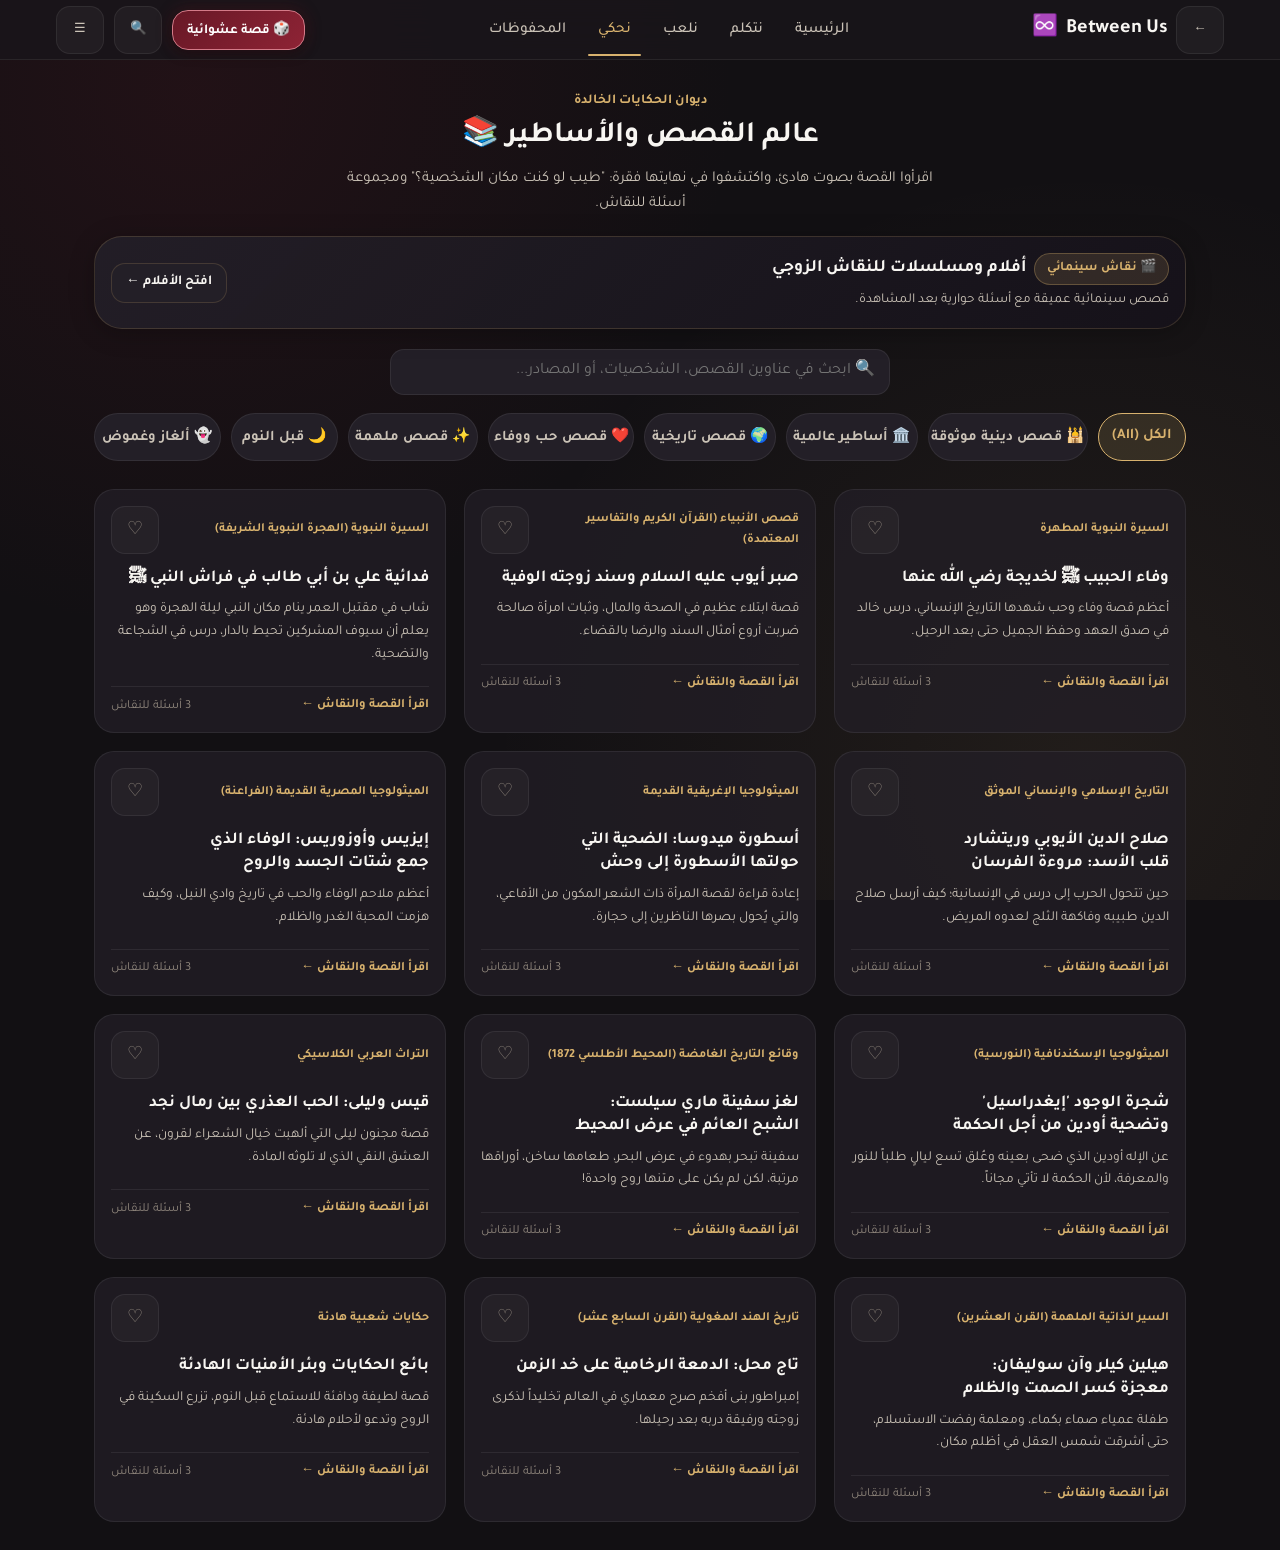
<file: stories.html>
<!DOCTYPE html>
<html lang="ar" dir="rtl" data-theme="dark">
<head>
  <meta charset="UTF-8" />
  <meta name="viewport" content="width=device-width, initial-scale=1.0, viewport-fit=cover" />
  <title>نحكي (قصص وحكايات) 📚 Between Us ♾️</title>
  <meta name="description" content="قصص دينية موثوقة، وأساطير عالمية، وحكايات وفاء ملهمة وأفلام للنقاش مع فقرة: 'لو كنت مكان الشخصية؟'." />
  <meta name="theme-color" content="#121013" />

  <link rel="stylesheet" href="css/style.css" />
  <link rel="stylesheet" href="css/responsive.css" />
</head>
<body>
  <div class="app-wrapper">
    <!-- Top Navigation Bar with Back Button -->
    <header class="top-nav">
      <div class="top-nav-inner">
        <div style="display: flex; align-items: center; gap: 8px;">
          <button class="btn-icon" onclick="BetweenUsApp.goBack()" title="رجوع" aria-label="رجوع">←</button>
          <a href="index.html" class="nav-brand">
            <span>Between Us</span>
            <span class="brand-infinity">♾️</span>
          </a>
        </div>

        <nav class="nav-links">
          <a href="index.html" class="nav-link">الرئيسية</a>
          <a href="topics.html" class="nav-link">نتكلم</a>
          <a href="games.html" class="nav-link">نلعب</a>
          <a href="stories.html" class="nav-link active">نحكي</a>
          <a href="favorites.html" class="nav-link">المحفوظات</a>
        </nav>

        <div class="nav-actions">
          <button class="btn-primary btn-surprise-trigger" data-filter="story" style="min-height: 40px; padding: 0 14px; font-size: 0.85rem;">
            🎲 قصة عشوائية
          </button>
          <button class="btn-icon" data-open-modal="searchModal" title="بحث سريع" aria-label="بحث سريع">🔍</button>
          <button class="btn-icon btn-menu-drawer-trigger" title="كل الأقسام" aria-label="كل الأقسام">☰</button>
        </div>
      </div>
    </header>

    <main class="page-container">
      <div style="margin-bottom: 20px; text-align: center;">
        <span style="font-size: 0.85rem; color: var(--accent-gold); font-weight: 600;">ديوان الحكايات الخالدة</span>
        <h1 style="font-size: 1.85rem; margin: 4px 0 8px;">عالم القصص والأساطير 📚</h1>
        <p style="font-size: 0.95rem; color: var(--text-secondary); max-width: 600px; margin: 0 auto;">
          اقرأوا القصة بصوت هادئ، واكتشفوا في نهايتها فقرة: "طيب لو كنت مكان الشخصية؟" ومجموعة أسئلة للنقاش.
        </p>
      </div>

      <!-- Quick Link to Movies and Cinema -->
      <div style="margin-bottom: 20px;">
        <a href="movies.html" class="hero-evening-card" style="text-decoration: none; padding: 16px; margin-bottom: 0; display: flex; flex-direction: row; align-items: center; justify-content: space-between;">
          <div>
            <div style="display: flex; align-items: center; gap: 8px;">
              <span class="hero-evening-badge">🎬 نقاش سينمائي</span>
              <h3 style="font-size: 1.1rem; color: var(--text-primary); margin: 0;">أفلام ومسلسلات للنقاش الزوجي</h3>
            </div>
            <p style="font-size: 0.85rem; color: var(--text-secondary); margin: 4px 0 0;">قصص سينمائية عميقة مع أسئلة حوارية بعد المشاهدة.</p>
          </div>
          <span class="btn-secondary" style="min-height: 40px; padding: 0 14px; font-size: 0.85rem; flex-shrink: 0;">افتح الأفلام ←</span>
        </a>
      </div>

      <!-- Search Bar -->
      <div class="form-group" style="max-width: 500px; margin: 0 auto 18px;">
        <input type="text" id="storiesSearchInput" class="form-input" placeholder="🔍 ابحث في عناوين القصص، الشخصيات، أو المصادر..." />
      </div>

      <!-- Categories Filter Tabs -->
      <div class="section-block" style="margin-bottom: 20px;">
        <div class="pill-selector">
          <button class="selector-tab story-tab active" data-category="all">الكل (All)</button>
          <button class="selector-tab story-tab" data-category="religious">🕌 قصص دينية موثوقة</button>
          <button class="selector-tab story-tab" data-category="mythology">🏛️ أساطير عالمية</button>
          <button class="selector-tab story-tab" data-category="history">🌍 قصص تاريخية</button>
          <button class="selector-tab story-tab" data-category="love">❤️ قصص حب ووفاء</button>
          <button class="selector-tab story-tab" data-category="inspirational">✨ قصص ملهمة</button>
          <button class="selector-tab story-tab" data-category="bedtime">🌙 قبل النوم</button>
          <button class="selector-tab story-tab" data-category="mystery">👻 ألغاز وغموض</button>
        </div>
      </div>

      <!-- Stories Grid -->
      <div class="cards-grid" id="storiesGrid">
        <!-- Rendered by js/stories.js -->
      </div>
    </main>

    <!-- Story Reader Modal -->
    <div class="modal-overlay" id="storyReaderModal">
      <div class="modal-box" style="max-width: 720px; max-height: 88vh;">
        <div style="display: flex; justify-content: flex-end; margin-bottom: 8px;">
          <button class="btn-icon" onclick="BetweenUsStories.closeStoryReader()">✕</button>
        </div>
        <div id="storyReaderContent">
          <!-- Populated by js/stories.js -->
        </div>
      </div>
    </div>

    <!-- Standard 5-Tab Mobile Bottom Navigation Bar -->
    <nav class="bottom-nav">
      <a href="index.html" class="bottom-nav-item">
        <span class="bottom-nav-icon">🏠</span>
        <span>الرئيسية</span>
      </a>
      <a href="topics.html" class="bottom-nav-item">
        <span class="bottom-nav-icon">💬</span>
        <span>نتكلم</span>
      </a>
      <a href="games.html" class="bottom-nav-item">
        <span class="bottom-nav-icon">🎮</span>
        <span>نلعب</span>
      </a>
      <a href="stories.html" class="bottom-nav-item active">
        <span class="bottom-nav-icon">📚</span>
        <span>نحكي</span>
      </a>
      <a href="favorites.html" class="bottom-nav-item">
        <span class="bottom-nav-icon">❤️</span>
        <span>المحفوظات</span>
      </a>
    </nav>
  </div>

  <!-- Shared Modals -->
  <div class="modal-overlay" id="searchModal">
    <div class="modal-box">
      <div class="modal-header">
        <h3 class="modal-title">🔍 بحث في عالم بيننا</h3>
        <button class="btn-icon" data-close-modal>✕</button>
      </div>
      <div class="form-group">
        <input type="text" class="form-input global-search-input" placeholder="ابحث عن قصة، حكاية، أو شخصية..." />
      </div>
      <div id="globalSearchResults" style="max-height: 50vh; overflow-y: auto;"></div>
    </div>
  </div>

  <div class="modal-overlay" id="settingsModal">
    <div class="modal-box">
      <div class="modal-header">
        <h3 class="modal-title">⚙️ الإعدادات (Settings)</h3>
        <button class="btn-icon" data-close-modal>✕</button>
      </div>
      <div class="form-group">
        <label class="form-label">اسم الطرف الأول</label>
        <input type="text" id="settingsPartner1" class="form-input" value="أحمد" />
      </div>
      <div class="form-group">
        <label class="form-label">اسم الطرف الثاني</label>
        <input type="text" id="settingsPartner2" class="form-input" value="إسراء" />
      </div>
      <div class="form-group">
        <label class="form-label">المظهر (Theme)</label>
        <select id="settingsTheme" class="form-select">
          <option value="dark">داكن رومانسي</option>
          <option value="light">فاتح دافئ</option>
        </select>
      </div>
      <div class="form-group" style="flex-direction: row; align-items: center; justify-content: space-between;">
        <label class="form-label" style="margin: 0;">الحركات والأنيميشن</label>
        <input type="checkbox" id="settingsMotion" checked style="width: 20px; height: 20px; accent-color: var(--accent-gold);" />
      </div>
      <div style="border-top: 1px solid var(--border-hairline); margin: 18px 0; padding-top: 14px;">
        <div style="display: flex; gap: 8px; flex-wrap: wrap;">
          <button type="button" id="exportDataBtn" class="btn-secondary" style="font-size: 0.85rem;">📥 تصدير البيانات</button>
          <label class="btn-secondary" style="font-size: 0.85rem; cursor: pointer;">
            📤 استيراد ملف
            <input type="file" id="importDataInput" accept=".json" style="display: none;" />
          </label>
        </div>
      </div>
      <div style="border-top: 1px solid var(--border-hairline); margin-top: 14px; padding-top: 14px; display: flex; justify-content: space-between; align-items: center;">
        <button type="button" id="resetDataBtn" style="color: var(--accent-rose); font-size: 0.85rem; text-decoration: underline;">إعادة ضبط</button>
        <button type="button" id="saveSettingsBtn" class="btn-primary">حفظ ✓</button>
      </div>
    </div>
  </div>

  <script src="js/data.js"></script>
  <script src="js/riddles-data.js"></script>
  <script src="js/jokes-data.js"></script>
  <script src="js/storage.js"></script>
  <script src="js/app.js"></script>
  <script src="js/stories.js"></script>
</body>
</html>
</file>
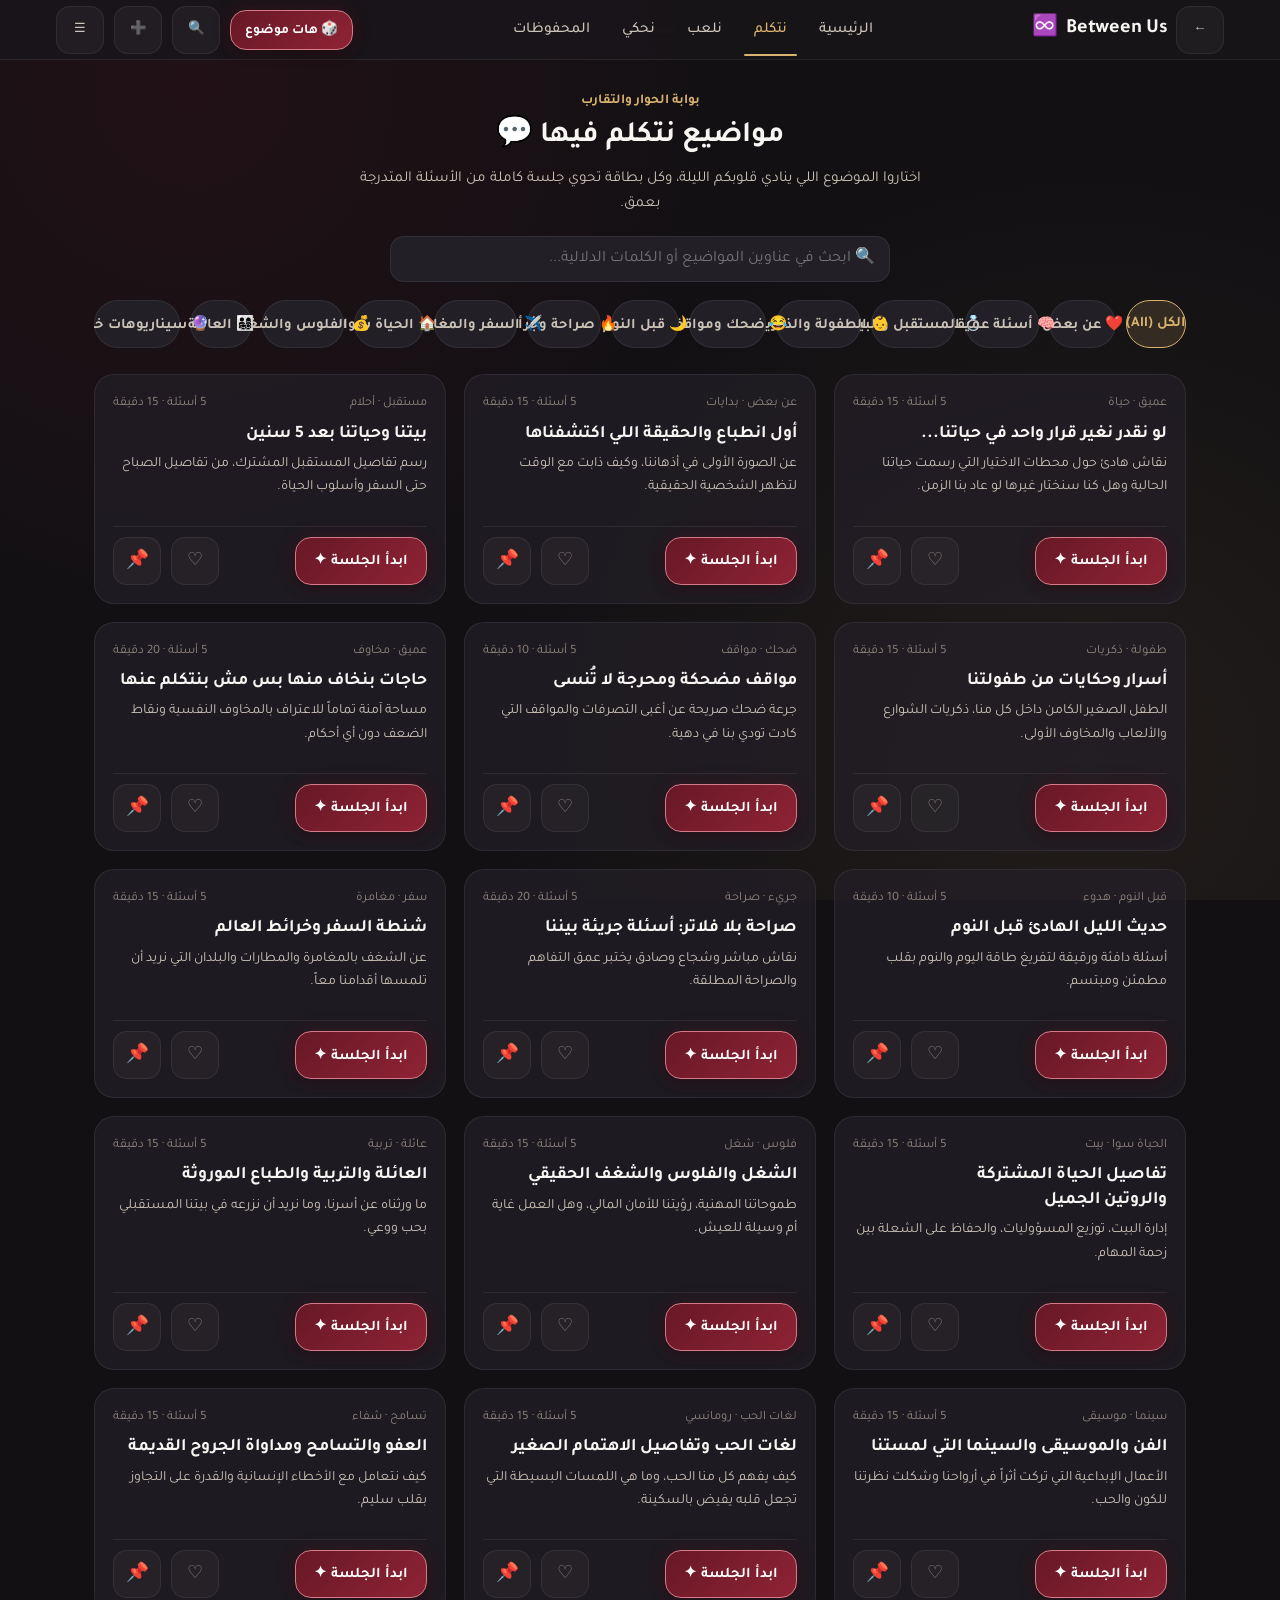
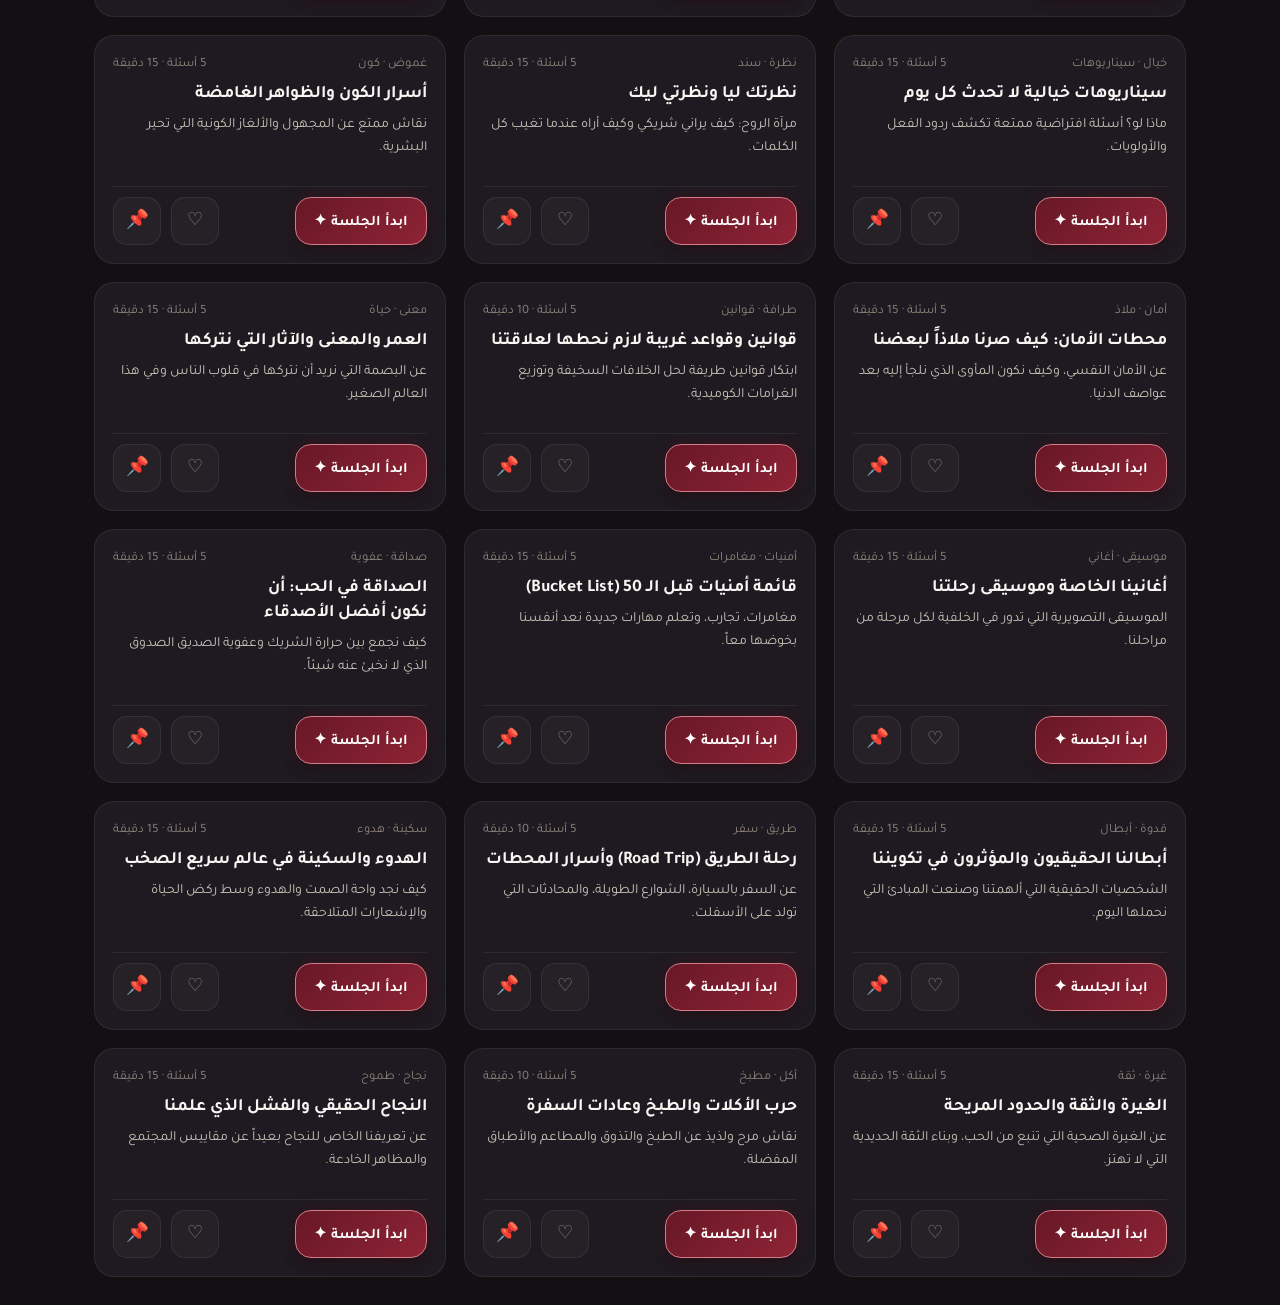
<file: topics.html>
<!DOCTYPE html>
<html lang="ar" dir="rtl" data-theme="dark">
<head>
  <meta charset="UTF-8" />
  <meta name="viewport" content="width=device-width, initial-scale=1.0, viewport-fit=cover" />
  <title>نتكلم (مواضيع وأسئلة) 💬 Between Us ♾️</title>
  <meta name="description" content="عشرات المواضيع الحوارية والأسئلة العميقة المصممة لفتح أبواب الحكايات الصادقة بين الزوجين." />
  <meta name="theme-color" content="#121013" />

  <link rel="stylesheet" href="css/style.css" />
  <link rel="stylesheet" href="css/responsive.css" />
</head>
<body>
  <div class="app-wrapper">
    <!-- Top Navigation Bar with Back Button -->
    <header class="top-nav">
      <div class="top-nav-inner">
        <div style="display: flex; align-items: center; gap: 8px;">
          <button class="btn-icon" onclick="BetweenUsApp.goBack()" title="رجوع" aria-label="رجوع">←</button>
          <a href="index.html" class="nav-brand">
            <span>Between Us</span>
            <span class="brand-infinity">♾️</span>
          </a>
        </div>

        <nav class="nav-links">
          <a href="index.html" class="nav-link">الرئيسية</a>
          <a href="topics.html" class="nav-link active">نتكلم</a>
          <a href="games.html" class="nav-link">نلعب</a>
          <a href="stories.html" class="nav-link">نحكي</a>
          <a href="favorites.html" class="nav-link">المحفوظات</a>
        </nav>

        <div class="nav-actions">
          <button class="btn-primary btn-surprise-trigger" data-filter="topic" style="min-height: 40px; padding: 0 14px; font-size: 0.85rem;">
            🎲 هات موضوع
          </button>
          <button class="btn-icon" data-open-modal="searchModal" title="بحث سريع" aria-label="بحث سريع">🔍</button>
          <button class="btn-icon" data-open-modal="addCustomModal" title="أضف من عندك" aria-label="أضف من عندك">➕</button>
          <button class="btn-icon btn-menu-drawer-trigger" title="كل الأقسام" aria-label="كل الأقسام">☰</button>
        </div>
      </div>
    </header>

    <main class="page-container">
      <!-- Page Header -->
      <div style="margin-bottom: 20px; text-align: center;">
        <span style="font-size: 0.85rem; color: var(--accent-gold); font-weight: 600;">بوابة الحوار والتقارب</span>
        <h1 style="font-size: 1.85rem; margin: 4px 0 8px;">مواضيع نتكلم فيها 💬</h1>
        <p style="font-size: 0.95rem; color: var(--text-secondary); max-width: 600px; margin: 0 auto;">
          اختاروا الموضوع اللي ينادي قلوبكم الليلة، وكل بطاقة تحوي جلسة كاملة من الأسئلة المتدرجة بعمق.
        </p>
      </div>

      <!-- Search Bar -->
      <div class="form-group" style="max-width: 500px; margin: 0 auto 18px;">
        <input type="text" id="topicsSearchInput" class="form-input" placeholder="🔍 ابحث في عناوين المواضيع أو الكلمات الدلالية..." />
      </div>

      <!-- Category Filter Tabs -->
      <div class="section-block" style="margin-bottom: 18px;">
        <div class="pill-selector">
          <button class="selector-tab category-tab active" data-category="all">الكل (All)</button>
          <button class="selector-tab category-tab" data-category="about-us">❤️ عن بعض</button>
          <button class="selector-tab category-tab" data-category="deep">🧠 أسئلة عميقة</button>
          <button class="selector-tab category-tab" data-category="future">💍 المستقبل والبيت</button>
          <button class="selector-tab category-tab" data-category="childhood">👶 الطفولة والذكريات</button>
          <button class="selector-tab category-tab" data-category="funny">😂 ضحك ومواقف</button>
          <button class="selector-tab category-tab" data-category="bedtime">🌙 قبل النوم</button>
          <button class="selector-tab category-tab" data-category="bold">🔥 صراحة وجرأة</button>
          <button class="selector-tab category-tab" data-category="travel">✈️ السفر والمغامرة</button>
          <button class="selector-tab category-tab" data-category="married-life">🏠 الحياة سوا</button>
          <button class="selector-tab category-tab" data-category="money-work">💰 الفلوس والشغل</button>
          <button class="selector-tab category-tab" data-category="family">👨‍👩‍👧‍👦 العائلة</button>
          <button class="selector-tab category-tab" data-category="scenarios">🔮 سيناريوهات خيالية</button>
        </div>
      </div>

      <!-- Topics Grid -->
      <div class="cards-grid" id="topicsGrid">
        <!-- Rendered by js/topics.js -->
      </div>
    </main>

    <!-- Fullscreen Conversation Session Modal -->
    <div class="session-modal" id="conversationSessionModal">
      <div class="session-header">
        <div style="display: flex; align-items: center; gap: 8px;">
          <span style="font-size: 1.1rem; color: var(--accent-gold);">♾️</span>
          <span id="sessionCategoryLabel" style="font-weight: 700; font-size: 0.95rem; color: var(--text-primary); max-width: clamp(120px, 45vw, 260px); white-space: nowrap; overflow: hidden; text-overflow: ellipsis;">
            موضوع النقاش
          </span>
        </div>
        <button id="sessionCloseBtn" class="btn-icon" title="إنهاء الجلسة">✕</button>
      </div>

      <!-- Progress Line -->
      <div class="session-progress-bar">
        <div class="session-progress-fill" id="sessionProgressFill"></div>
      </div>

      <!-- Session Body -->
      <div class="session-body">
        <div class="session-step-label" id="sessionStepLabel">السؤال 1 من 5</div>
        <div class="session-question-text" id="sessionQuestionText">
          السؤال يظهر هنا...
        </div>
        <div style="font-size: 0.85rem; color: var(--text-muted); font-style: italic;" id="sessionPartnerTurnText">
          خذوا وقتكم في الإجابة والاستماع بإنصات كامل 🤍
        </div>
      </div>

      <!-- Session Controls -->
      <div class="session-controls">
        <button id="sessionPrevBtn" class="btn-secondary" style="min-height: 48px; padding: 0 16px;">
          ← السابق
        </button>
        <div style="display: flex; gap: 8px;">
          <button id="sessionFavBtn" class="btn-icon" title="حفظ الموضوع في المفضلة" style="width: 48px; height: 48px;">
            ❤️
          </button>
          <button id="sessionShareBtn" class="btn-icon" title="مشاركة السؤال" style="width: 48px; height: 48px;">
            🔗
          </button>
        </div>
        <button id="sessionNextBtn" class="btn-primary" style="min-height: 48px; padding: 0 20px;">
          التالي →
        </button>
      </div>
    </div>

    <!-- Session Completion Recap Modal -->
    <div class="modal-overlay" id="sessionRecapModal">
      <div class="modal-box" style="max-width: 600px; text-align: right;">
        <div style="text-align: center; margin-bottom: 16px;">
          <div style="font-size: 2.2rem; margin-bottom: 6px;">✨</div>
          <span style="font-size: 0.85rem; color: var(--accent-gold); font-weight: 700;">اكتملت الجلسة الحوارية</span>
          <h3 style="font-size: 1.35rem; color: var(--text-primary); margin: 6px 0;" id="recapTopicTitle">عنوان الموضوع</h3>
          <p style="font-size: 0.9rem; color: var(--text-secondary);">لحظة تقارب جميلة توثق خطوة جديدة في حكايتكم.</p>
        </div>

        <div class="form-group">
          <label class="form-label">كيف كان شعور الجلسة الليلة؟</label>
          <div style="display: flex; gap: 8px; flex-wrap: wrap;" id="recapMoodOptions">
            <button type="button" class="recap-mood-pill active" data-mood="دافئة ومطمئنة">❤️ دافئة ومطمئنة</button>
            <button type="button" class="recap-mood-pill" data-mood="عميقة وملهمة">🧠 عميقة وملهمة</button>
            <button type="button" class="recap-mood-pill" data-mood="مرحة وكلها ضحك">😂 مرحة وضحك</button>
            <button type="button" class="recap-mood-pill" data-mood="صادقة وجريئة">🔥 صادقة وجريئة</button>
          </div>
        </div>

        <div class="form-group">
          <label class="form-label">خاطرة أو كلمة حلوة للتوثيق (اختياري)</label>
          <textarea id="recapNotesInput" class="form-textarea" rows="3" placeholder="اكتبوا أي جملة أو فكرة عجبتكم في نقاش اليوم..."></textarea>
        </div>

        <div style="display: flex; gap: 10px; justify-content: flex-end; margin-top: 20px;">
          <button type="button" class="btn-secondary" onclick="BetweenUsTopics.closeRecapModal()">تخطي</button>
          <button type="button" class="btn-primary" onclick="BetweenUsTopics.saveSessionRecap()">حفظ وتوثيق الجلسة ✦</button>
        </div>
      </div>
    </div>

    <!-- Standard 5-Tab Mobile Bottom Navigation Bar -->
    <nav class="bottom-nav">
      <a href="index.html" class="bottom-nav-item">
        <span class="bottom-nav-icon">🏠</span>
        <span>الرئيسية</span>
      </a>
      <a href="topics.html" class="bottom-nav-item active">
        <span class="bottom-nav-icon">💬</span>
        <span>نتكلم</span>
      </a>
      <a href="games.html" class="bottom-nav-item">
        <span class="bottom-nav-icon">🎮</span>
        <span>نلعب</span>
      </a>
      <a href="stories.html" class="bottom-nav-item">
        <span class="bottom-nav-icon">📚</span>
        <span>نحكي</span>
      </a>
      <a href="favorites.html" class="bottom-nav-item">
        <span class="bottom-nav-icon">❤️</span>
        <span>المحفوظات</span>
      </a>
    </nav>
  </div>

  <!-- Shared Modals (Search, Custom Content, Settings) -->
  <div class="modal-overlay" id="searchModal">
    <div class="modal-box">
      <div class="modal-header">
        <h3 class="modal-title">🔍 بحث في عالم بيننا</h3>
        <button class="btn-icon" data-close-modal>✕</button>
      </div>
      <div class="form-group">
        <input type="text" class="form-input global-search-input" placeholder="ابحث عن موضوع، قصة، فيلم، أو كلمة..." />
      </div>
      <div id="globalSearchResults" style="max-height: 50vh; overflow-y: auto;"></div>
    </div>
  </div>

  <div class="modal-overlay" id="addCustomModal">
    <div class="modal-box">
      <div class="modal-header">
        <h3 class="modal-title">✨ أضف حاجة من عندك</h3>
        <button class="btn-icon" data-close-modal>✕</button>
      </div>
      <form id="addCustomContentForm">
        <div class="form-group">
          <label class="form-label">نوع المشاركة</label>
          <select id="customType" class="form-select">
            <option value="topic">موضوع للنقاش</option>
            <option value="question">سؤال خاص</option>
            <option value="story">حكاية أو قصة</option>
            <option value="memory">ذكرى شخصية</option>
            <option value="movie">فيلم أو مسلسل للنقاش</option>
          </select>
        </div>
        <div class="form-group">
          <label class="form-label">العنوان</label>
          <input type="text" id="customTitle" class="form-input" placeholder="عنوان الموضوع..." required />
        </div>
        <div class="form-group">
          <label class="form-label">الأسئلة (كل سؤال في سطر جديد)</label>
          <textarea id="customText" class="form-textarea" rows="4" placeholder="السؤال الأول...&#10;السؤال الثاني...&#10;السؤال الثالث..." required></textarea>
        </div>
        <div class="form-group">
          <label class="form-label">الكلمات الدلالية</label>
          <input type="text" id="customTags" class="form-input" placeholder="سفر, حياة, روقان" />
        </div>
        <div style="display: flex; gap: 10px; justify-content: flex-end; margin-top: 20px;">
          <button type="button" class="btn-secondary" data-close-modal>إلغاء</button>
          <button type="submit" class="btn-primary">حفظ في عالمنا ✦</button>
        </div>
      </form>
    </div>
  </div>

  <div class="modal-overlay" id="settingsModal">
    <div class="modal-box">
      <div class="modal-header">
        <h3 class="modal-title">⚙️ الإعدادات (Settings)</h3>
        <button class="btn-icon" data-close-modal>✕</button>
      </div>
      <div class="form-group">
        <label class="form-label">اسم الطرف الأول</label>
        <input type="text" id="settingsPartner1" class="form-input" value="أحمد" />
      </div>
      <div class="form-group">
        <label class="form-label">اسم الطرف الثاني</label>
        <input type="text" id="settingsPartner2" class="form-input" value="إسراء" />
      </div>
      <div class="form-group">
        <label class="form-label">المظهر (Theme)</label>
        <select id="settingsTheme" class="form-select">
          <option value="dark">داكن رومانسي</option>
          <option value="light">فاتح دافئ</option>
        </select>
      </div>
      <div class="form-group" style="flex-direction: row; align-items: center; justify-content: space-between;">
        <label class="form-label" style="margin: 0;">الحركات والأنيميشن</label>
        <input type="checkbox" id="settingsMotion" checked style="width: 20px; height: 20px; accent-color: var(--accent-gold);" />
      </div>
      <div style="border-top: 1px solid var(--border-hairline); margin: 18px 0; padding-top: 14px;">
        <div style="display: flex; gap: 8px; flex-wrap: wrap;">
          <button type="button" id="exportDataBtn" class="btn-secondary" style="font-size: 0.85rem;">📥 تصدير البيانات</button>
          <label class="btn-secondary" style="font-size: 0.85rem; cursor: pointer;">
            📤 استيراد ملف
            <input type="file" id="importDataInput" accept=".json" style="display: none;" />
          </label>
        </div>
      </div>
      <div style="border-top: 1px solid var(--border-hairline); margin-top: 14px; padding-top: 14px; display: flex; justify-content: space-between; align-items: center;">
        <button type="button" id="resetDataBtn" style="color: var(--accent-rose); font-size: 0.85rem; text-decoration: underline;">إعادة ضبط</button>
        <button type="button" id="saveSettingsBtn" class="btn-primary">حفظ ✓</button>
      </div>
    </div>
  </div>

  <script src="js/data.js"></script>
  <script src="js/riddles-data.js"></script>
  <script src="js/jokes-data.js"></script>
  <script src="js/storage.js"></script>
  <script src="js/app.js"></script>
  <script src="js/topics.js"></script>
</body>
</html>
</file>
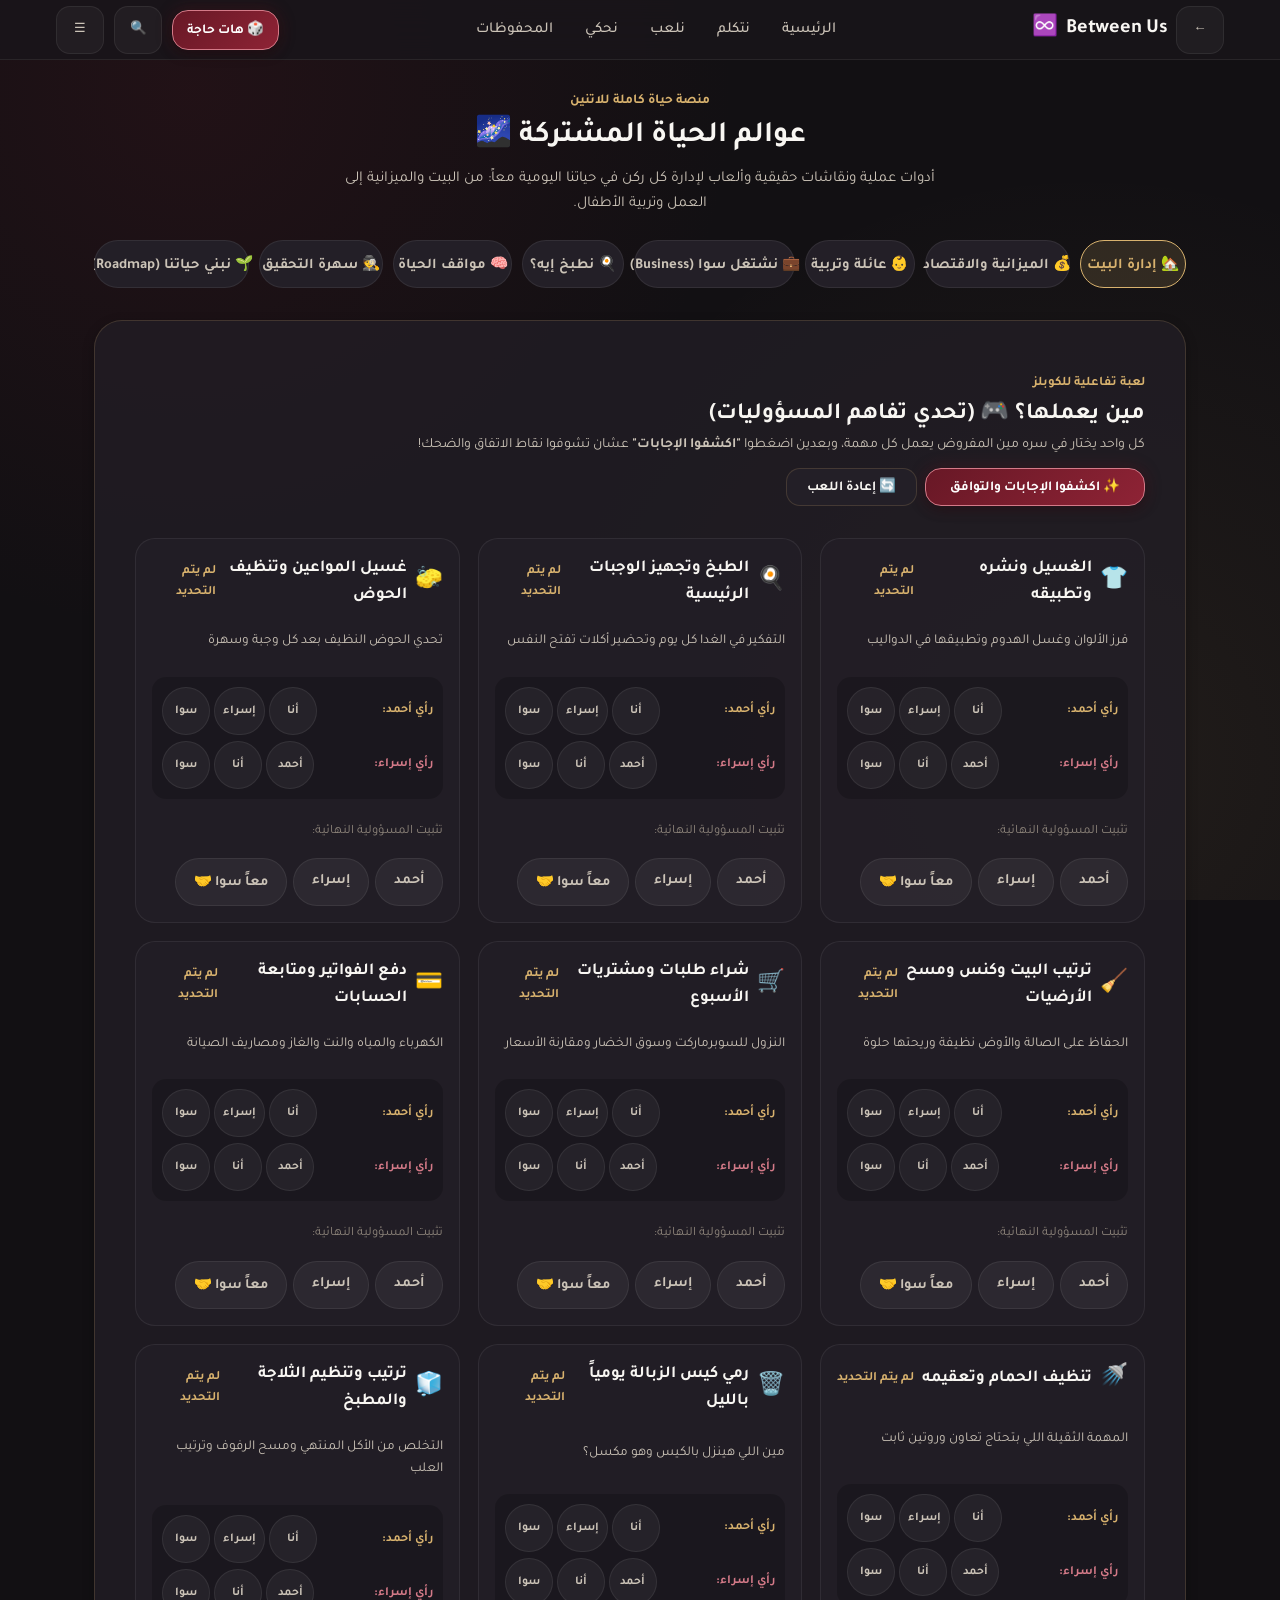
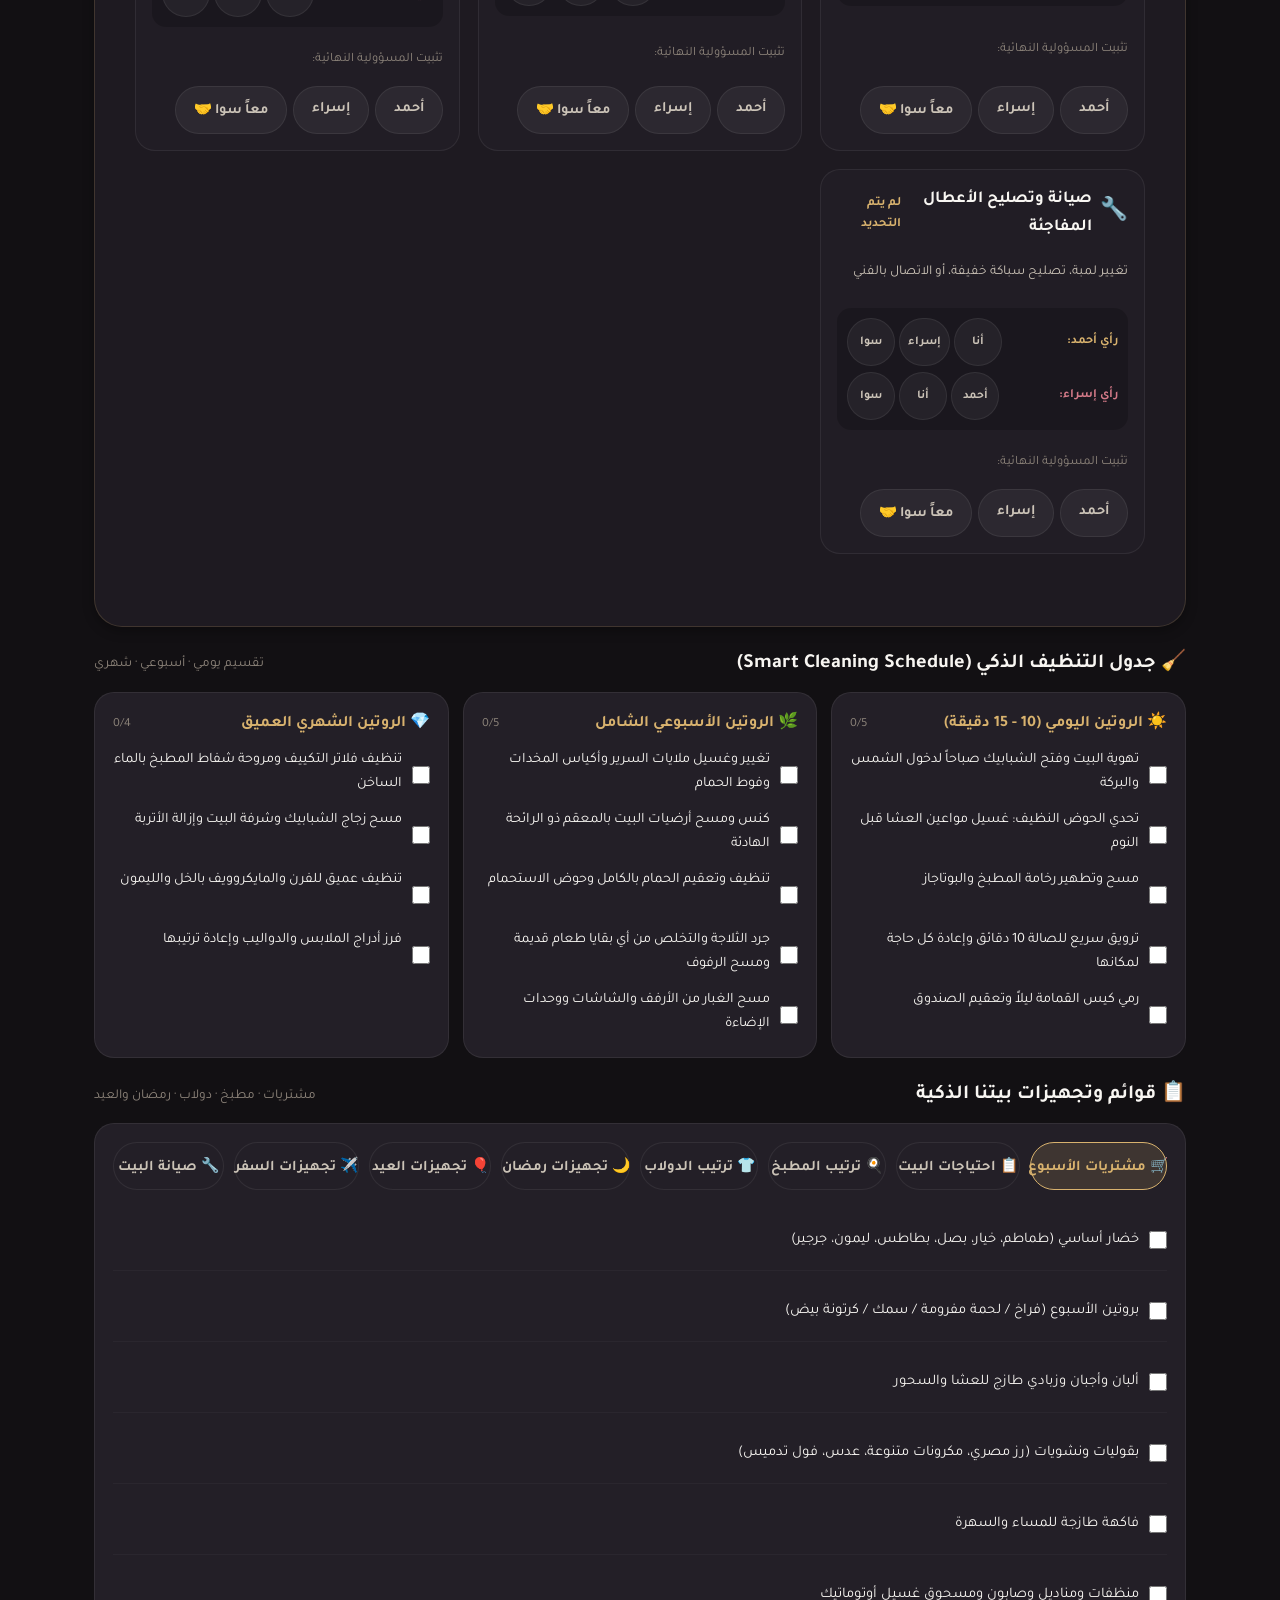
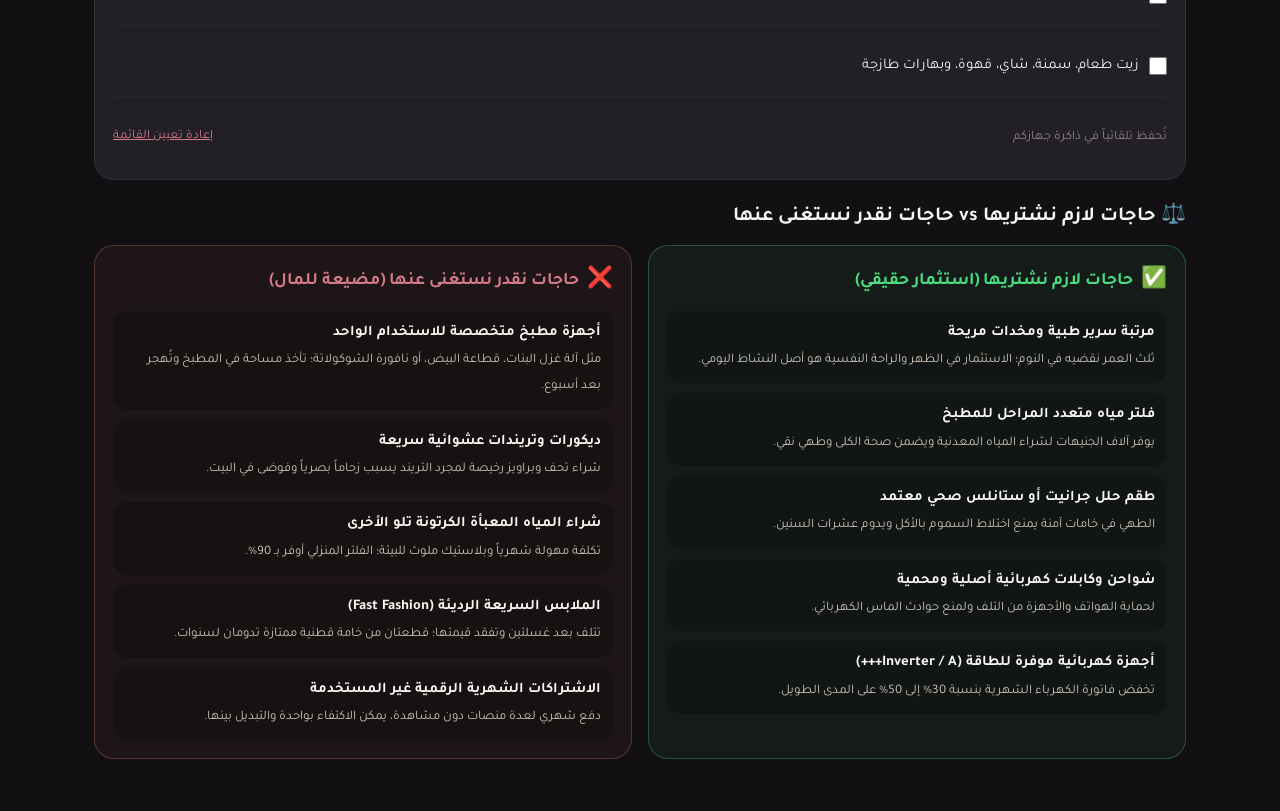
<file: universes.html>
<!DOCTYPE html>
<html lang="ar" dir="rtl" data-theme="dark">
<head>
  <meta charset="UTF-8" />
  <meta name="viewport" content="width=device-width, initial-scale=1.0, viewport-fit=cover" />
  <title>عوالم الحياة المشتركة ♾️ Between Us</title>
  <meta name="description" content="إدارة البيت، ميزانية واقتصاد، تربية الأولاد، أفكار بيزنس، نطبخ إيه، مواقف الحياة، وألغاز التحقيق." />
  <meta name="theme-color" content="#121013" />

  <link rel="stylesheet" href="css/style.css" />
  <link rel="stylesheet" href="css/responsive.css" />
</head>
<body>
  <div class="app-wrapper">
    <!-- Top Navigation Bar with Back Button -->
    <header class="top-nav">
      <div class="top-nav-inner">
        <div style="display: flex; align-items: center; gap: 8px;">
          <button class="btn-icon" onclick="BetweenUsApp.goBack()" title="رجوع" aria-label="رجوع">←</button>
          <a href="index.html" class="nav-brand">
            <span>Between Us</span>
            <span class="brand-infinity">♾️</span>
          </a>
        </div>

        <nav class="nav-links">
          <a href="index.html" class="nav-link">الرئيسية</a>
          <a href="topics.html" class="nav-link active">نتكلم</a>
          <a href="games.html" class="nav-link">نلعب</a>
          <a href="stories.html" class="nav-link">نحكي</a>
          <a href="favorites.html" class="nav-link">المحفوظات</a>
        </nav>

        <div class="nav-actions">
          <button class="btn-primary btn-surprise-trigger" style="min-height: 40px; padding: 0 14px; font-size: 0.85rem;">
            🎲 هات حاجة
          </button>
          <button class="btn-icon" data-open-modal="searchModal" title="بحث سريع" aria-label="بحث سريع">🔍</button>
          <button class="btn-icon btn-menu-drawer-trigger" title="كل الأقسام" aria-label="كل الأقسام">☰</button>
        </div>
      </div>
    </header>

    <main class="page-container">
      <div style="margin-bottom: 24px; text-align: center;">
        <span style="font-size: 0.85rem; color: var(--accent-gold); font-weight: 600;">منصة حياة كاملة للاتنين</span>
        <h1 style="font-size: 1.85rem; margin: 4px 0 8px;">عوالم الحياة المشتركة 🌌</h1>
        <p style="font-size: 0.95rem; color: var(--text-secondary); max-width: 620px; margin: 0 auto;">
          أدوات عملية ونقاشات حقيقية وألعاب لإدارة كل ركن في حياتنا اليومية معاً: من البيت والميزانية إلى العمل وتربية الأطفال.
        </p>
      </div>

      <!-- Universes Navigation Bar -->
      <div class="section-block" style="margin-bottom: 24px;">
        <div class="pill-selector" id="universesTabNav">
          <button class="selector-tab universe-nav-tab active" data-tab="home">🏡 إدارة البيت</button>
          <button class="selector-tab universe-nav-tab" data-tab="budget">💰 الميزانية والاقتصاد</button>
          <button class="selector-tab universe-nav-tab" data-tab="parenting">👶 عائلة وتربية</button>
          <button class="selector-tab universe-nav-tab" data-tab="business">💼 نشتغل سوا (Business)</button>
          <button class="selector-tab universe-nav-tab" data-tab="cooking">🍳 نطبخ إيه؟</button>
          <button class="selector-tab universe-nav-tab" data-tab="dilemmas">🧠 مواقف الحياة</button>
          <button class="selector-tab universe-nav-tab" data-tab="detective">🕵️ سهرة التحقيق</button>
          <button class="selector-tab universe-nav-tab" data-tab="roadmap">🌱 نبني حياتنا (Roadmap)</button>
        </div>
      </div>

      <!-- 1. PANEL: HOME MANAGEMENT (إدارة البيت) -->
      <section id="panel-home" class="universe-content-panel">
        <!-- Interactive Game: Who Does It? -->
        <div class="hero-card" style="margin-bottom: 24px;">
          <div style="display: flex; justify-content: space-between; align-items: center; flex-wrap: wrap; gap: 10px; margin-bottom: 16px;">
            <div>
              <div style="font-size: 0.82rem; color: var(--accent-gold); font-weight: 700;">لعبة تفاعلية للكوبلز</div>
              <h2 style="font-size: 1.45rem; color: var(--text-primary); margin: 4px 0;">مين يعملها؟ 🎮 (تحدي تفاهم المسؤوليات)</h2>
              <p style="font-size: 0.88rem; color: var(--text-secondary);">
                كل واحد يختار في سره مين المفروض يعمل كل مهمة، وبعدين اضغطوا <strong>"اكشفوا الإجابات"</strong> عشان تشوفوا نقاط الاتفاق والضحك!
              </p>
            </div>
            <div style="display: flex; gap: 8px;">
              <button class="btn-primary" id="btnRevealWhoDoesIt" onclick="BetweenUsUniverses.revealWhoDoesItGame()" style="min-height: 38px; font-size: 0.85rem;">
                ✨ اكشفوا الإجابات والتوافق
              </button>
              <button class="btn-secondary" onclick="BetweenUsUniverses.resetWhoDoesItGame()" style="min-height: 38px; font-size: 0.85rem;">
                🔄 إعادة اللعب
              </button>
            </div>
          </div>

          <!-- Comparison Result Box -->
          <div id="whoDoesItResultBox" style="display: none; background: rgba(216, 178, 110, 0.1); border: 1px solid var(--border-subtle); border-radius: var(--radius-md); padding: 16px; margin-bottom: 20px; text-align: center;"></div>

          <div class="cards-grid" id="homeChoresList" style="margin-bottom: 20px;">
            <!-- Populated by universes.js -->
          </div>
        </div>

        <!-- Smart Cleaning Schedule -->
        <div class="section-block" style="margin-bottom: 24px;">
          <div class="section-header">
            <h3 class="section-title">🧹 جدول التنظيف الذكي (Smart Cleaning Schedule)</h3>
            <span style="font-size: 0.85rem; color: var(--text-muted);">تقسيم يومي · أسبوعي · شهري</span>
          </div>
          <div id="cleaningScheduleWrap">
            <!-- Populated by universes.js -->
          </div>
        </div>

        <!-- Household Checklists & Organization -->
        <div class="section-block" style="margin-bottom: 24px;">
          <div class="section-header">
            <h3 class="section-title">📋 قوائم وتجهيزات بيتنا الذكية</h3>
            <span style="font-size: 0.85rem; color: var(--text-muted);">مشتريات · مطبخ · دولاب · رمضان والعيد</span>
          </div>
          <div id="checklistsWrap">
            <!-- Populated by universes.js -->
          </div>
        </div>

        <!-- Must Buy vs Can Skip -->
        <div class="section-block" style="margin-bottom: 24px;">
          <div class="section-header">
            <h3 class="section-title">⚖️ حاجات لازم نشتريها vs حاجات نقدر نستغنى عنها</h3>
          </div>
          <div id="mustBuyVsCanSkipWrap">
            <!-- Populated by universes.js -->
          </div>
        </div>
      </section>

      <!-- 2. PANEL: BUDGET & SMART SHOPPING (الميزانية والاقتصاد) -->
      <section id="panel-budget" class="universe-content-panel" style="display: none;">
        <div class="hero-card" style="margin-bottom: 24px;">
          <div style="text-align: center; margin-bottom: 16px;">
            <div style="font-size: 0.82rem; color: var(--accent-gold); font-weight: 700;">حاسبة تفاعلية وتلقائية مع LocalStorage</div>
            <h2 style="font-size: 1.45rem; color: var(--text-primary); margin: 4px 0;">ميزانية البيت الشهرية 📊 (نعيش أحسن بأقل)</h2>
            <p style="font-size: 0.88rem; color: var(--text-secondary);">
              اكتبوا دخلكم ومصروفاتكم وشوفوا الفائض والادخار واقتراحات تقليل البنود فورياً:
            </p>
          </div>

          <form id="budgetCalculatorForm">
            <div style="display: grid; grid-template-columns: repeat(auto-fit, minmax(min(200px, 100%), 1fr)); gap: 14px; margin-bottom: 20px;">
              <div class="form-group">
                <label class="form-label">💰 الدخل الشهري الإجمالي (ج.م)</label>
                <input type="number" id="budgetIncome" class="form-input" value="20000" />
              </div>
              <div class="form-group">
                <label class="form-label">🛒 الأكل والتموين والشرب</label>
                <input type="number" id="budgetFood" class="form-input" value="5000" />
              </div>
              <div class="form-group">
                <label class="form-label">💡 الفواتير والنت والكهرباء والغاز</label>
                <input type="number" id="budgetBills" class="form-input" value="2500" />
              </div>
              <div class="form-group">
                <label class="form-label">🚗 المواصلات والبنزين والمشاوير</label>
                <input type="number" id="budgetTransport" class="form-input" value="1500" />
              </div>
              <div class="form-group">
                <label class="form-label">☕ الترفيه والخروجات والهدايا</label>
                <input type="number" id="budgetEntertainment" class="form-input" value="1500" />
              </div>
              <div class="form-group">
                <label class="form-label">🏠 إيجار / أقساط / صيانة البيت</label>
                <input type="number" id="budgetHome" class="form-input" value="3000" />
              </div>
              <div class="form-group">
                <label class="form-label">🛡️ صندوق الطوارئ الشهري</label>
                <input type="number" id="budgetEmergency" class="form-input" value="2000" />
              </div>
            </div>

            <!-- Auto Results Cards -->
            <div style="display: grid; grid-template-columns: repeat(auto-fit, minmax(min(130px, 100%), 1fr)); gap: 10px; margin-bottom: 20px;">
              <div style="background: rgba(0, 0, 0, 0.25); border-radius: var(--radius-md); padding: 14px; text-align: center;">
                <span style="font-size: 0.8rem; color: var(--text-muted);">إجمالي المصروفات</span>
                <div id="calcTotalExpenses" style="font-size: 1.25rem; font-weight: 700; color: var(--text-primary); margin-top: 4px;">0 ج.م</div>
              </div>
              <div style="background: rgba(0, 0, 0, 0.25); border-radius: var(--radius-md); padding: 14px; text-align: center;">
                <span style="font-size: 0.8rem; color: var(--text-muted);">الفائض والادخار</span>
                <div id="calcSavings" style="font-size: 1.25rem; font-weight: 700; color: var(--accent-gold); margin-top: 4px;">0 ج.م</div>
              </div>
              <div style="background: rgba(0, 0, 0, 0.25); border-radius: var(--radius-md); padding: 14px; text-align: center;">
                <span style="font-size: 0.8rem; color: var(--text-muted);">نسبة الادخار من الدخل</span>
                <div id="calcSavingsPercent" style="font-size: 1.25rem; font-weight: 700; color: var(--accent-gold-light); margin-top: 4px;">0%</div>
              </div>
            </div>

            <!-- "هل نقدر نوفر أكتر؟" - Auto suggestions based on numbers -->
            <div id="budgetAdviceBox" style="background: rgba(216, 178, 110, 0.08); border: 1px solid var(--border-subtle); border-radius: var(--radius-md); padding: 16px; margin-bottom: 16px;"></div>
          </form>
        </div>

        <!-- 50/30/20 Rule & Emergency Fund Calculator -->
        <div style="display: grid; grid-template-columns: repeat(auto-fit, minmax(min(280px, 100%), 1fr)); gap: 16px; margin-bottom: 24px;">
          <!-- 50/30/20 Division -->
          <div style="background: var(--bg-surface-elevated); border: 1px solid var(--border-hairline); border-radius: var(--radius-lg); padding: 18px;">
            <div style="font-size: 0.8rem; color: var(--accent-gold); font-weight: 700;">تقسيم المرتب المثالي</div>
            <h3 style="font-size: 1.15rem; color: var(--text-primary); margin: 4px 0 8px;">قاعدة الـ 50 / 30 / 20 🎯</h3>
            <p style="font-size: 0.85rem; color: var(--text-secondary); margin-bottom: 14px;">
              توزيع مدروس لدخلكم الشهري لتحقيق التوازن بين راحة اليوم وأمان الغد:
            </p>
            <div id="rule503020Wrap" style="display: flex; flex-direction: column; gap: 8px;"></div>
          </div>

          <!-- Emergency Fund Calculator -->
          <div style="background: var(--bg-surface-elevated); border: 1px solid var(--border-hairline); border-radius: var(--radius-lg); padding: 18px;">
            <div style="font-size: 0.8rem; color: var(--accent-gold); font-weight: 700;">صمام أمان البيت</div>
            <h3 style="font-size: 1.15rem; color: var(--text-primary); margin: 4px 0 8px;">صندوق الطوارئ (3 - 6 شهور) 🛡️</h3>
            <p style="font-size: 0.85rem; color: var(--text-secondary); margin-bottom: 14px;">
              كم تحتاجان في صندوق الطوارئ لتغطية أي ظرف مفاجئ دون ديون؟
            </p>
            <div id="emergencyFundWrap"></div>
          </div>
        </div>

        <!-- Wholesale Buys vs Money Wasters -->
        <div id="wholesaleVsWastedWrap" style="margin-bottom: 24px;"></div>

        <!-- Smart Shopping Decision Calculator -->
        <div id="smartShoppingWrap" style="margin-bottom: 24px;"></div>

        <!-- Savings Challenges: No-Spend Week -->
        <div id="savingsChallengesWrap" style="margin-bottom: 24px;"></div>

        <!-- Interactive 10,000 LE Scenario & Reflection -->
        <div class="discovery-card" id="tenThousandScenarioCard">
          <div class="discovery-kicker">💭 نقاش مالي بينكم (لو معانا 10,000 زيادة؟)</div>
          <h3 style="font-size: 1.25rem; color: #FFFFFF; margin-bottom: 8px;">
            لو دخلنا في شهر فيه 10,000 جنيه زيادة غير متوقعة.. نعمل بيهم إيه؟
          </h3>
          <p style="font-size: 0.9rem; color: var(--text-secondary); line-height: 1.5; margin-bottom: 16px;">
            اختاروا بنظركم إيه الأنسب، وشوفوا سؤال النقاش المترتب على اختياركم:
          </p>
          <div style="display: flex; gap: 8px; flex-wrap: wrap; margin-bottom: 16px;" id="tenThousandOptionsWrap">
            <!-- Populated by universes.js -->
          </div>
          <div id="tenThousandReflectionBox" style="display: none; background: rgba(0,0,0,0.3); border: 1px solid var(--border-subtle); border-radius: var(--radius-md); padding: 14px;"></div>
        </div>
      </section>

      <!-- 3. PANEL: PARENTING & FUTURE CHILD (تربية الأولاد) -->
      <section id="panel-parenting" class="universe-content-panel" style="display: none;">
        <!-- Before Kids Deep Discussion Guide -->
        <div class="hero-card" style="margin-bottom: 24px;">
          <div style="text-align: center; margin-bottom: 16px;">
            <div style="font-size: 0.82rem; color: var(--accent-gold); font-weight: 700;">محاور جوهرية قبل الأطفال</div>
            <h2 style="font-size: 1.45rem; color: var(--text-primary); margin: 4px 0;">نقاشات "قبل الأطفال" 👶 (بناء رؤيتنا المشتركة)</h2>
            <p style="font-size: 0.88rem; color: var(--text-secondary);">
              الحزم والتدليل، المدارس، الخطوط الحمراء، اللغات، العقاب، والشاشات، وحماية حبنا:
            </p>
          </div>
          <div id="parentingBeforeKidsWrap"></div>
        </div>

        <!-- Parenting Real-life Dilemmas -->
        <div id="parentingScenariosWrap" style="margin-bottom: 24px;"></div>

        <!-- Future Child Dreams Document -->
        <div id="futureChildFormWrap"></div>
      </section>

      <!-- 4. PANEL: BUSINESS LAB (نشتغل سوا) -->
      <section id="panel-business" class="universe-content-panel" style="display: none;">
        <div id="businessLabWrap"></div>
      </section>

      <!-- 5. PANEL: COOKING GENERATOR (نطبخ إيه؟) -->
      <section id="panel-cooking" class="universe-content-panel" style="display: none;">
        <div id="cookingGeneratorWrap"></div>
      </section>

      <!-- 6. PANEL: LIFE DILEMMAS (مواقف الحياة) -->
      <section id="panel-dilemmas" class="universe-content-panel" style="display: none;">
        <div id="lifeDilemmasWrap"></div>
      </section>

      <!-- 7. PANEL: DETECTIVE NIGHT (سهرة التحقيق) -->
      <section id="panel-detective" class="universe-content-panel" style="display: none;">
        <div id="detectiveNightWrap"></div>
      </section>

      <!-- 8. PANEL: LIFE ROADMAP (نبني حياتنا) -->
      <section id="panel-roadmap" class="universe-content-panel" style="display: none;">
        <div style="text-align: center; margin-bottom: 20px;">
          <h2 style="font-size: 1.45rem; color: var(--text-primary); margin-bottom: 4px;">خارطة بناء حياتنا (7 مراحل)</h2>
          <p style="font-size: 0.88rem; color: var(--text-secondary);">
            محطات رحلتنا من البداية وحتى مرحلة الحصاد والسكينة المشتركة:
          </p>
        </div>
        <div id="lifeRoadmapWrap"></div>
      </section>
    </main>

    <!-- Standard 5-Tab Mobile Bottom Navigation Bar -->
    <nav class="bottom-nav">
      <a href="index.html" class="bottom-nav-item">
        <span class="bottom-nav-icon">🏠</span>
        <span>الرئيسية</span>
      </a>
      <a href="topics.html" class="bottom-nav-item active">
        <span class="bottom-nav-icon">💬</span>
        <span>نتكلم</span>
      </a>
      <a href="games.html" class="bottom-nav-item">
        <span class="bottom-nav-icon">🎮</span>
        <span>نلعب</span>
      </a>
      <a href="stories.html" class="bottom-nav-item">
        <span class="bottom-nav-icon">📚</span>
        <span>نحكي</span>
      </a>
      <a href="favorites.html" class="bottom-nav-item">
        <span class="bottom-nav-icon">❤️</span>
        <span>المحفوظات</span>
      </a>
    </nav>
  </div>

  <!-- ⭐ Evening Generator Modal (اعمل لنا سهرة) -->
  <div class="modal-overlay" id="eveningGeneratorModal">
    <div class="modal-box" style="max-width: 680px;" id="eveningModalContent">
      <!-- Populated by universes.js -->
    </div>
  </div>

  <!-- Shared Modals (Search, Custom Content, Settings) -->
  <div class="modal-overlay" id="searchModal">
    <div class="modal-box">
      <div class="modal-header">
        <h3 class="modal-title">🔍 بحث في عالم بيننا</h3>
        <button class="btn-icon" data-close-modal>✕</button>
      </div>
      <div class="form-group">
        <input type="text" class="form-input global-search-input" placeholder="ابحث في كل العوالم، الميزانية، المواقف..." />
      </div>
      <div id="globalSearchResults" style="max-height: 50vh; overflow-y: auto;"></div>
    </div>
  </div>

  <div class="modal-overlay" id="settingsModal">
    <div class="modal-box">
      <div class="modal-header">
        <h3 class="modal-title">⚙️ الإعدادات (Settings)</h3>
        <button class="btn-icon" data-close-modal>✕</button>
      </div>
      <div class="form-group">
        <label class="form-label">اسم الطرف الأول</label>
        <input type="text" id="settingsPartner1" class="form-input" value="أحمد" />
      </div>
      <div class="form-group">
        <label class="form-label">اسم الطرف الثاني</label>
        <input type="text" id="settingsPartner2" class="form-input" value="إسراء" />
      </div>
      <div class="form-group">
        <label class="form-label">المظهر (Theme)</label>
        <select id="settingsTheme" class="form-select">
          <option value="dark">داكن رومانسي</option>
          <option value="light">فاتح دافئ</option>
        </select>
      </div>
      <div style="border-top: 1px solid var(--border-hairline); margin: 18px 0; padding-top: 14px;">
        <div style="display: flex; gap: 8px; flex-wrap: wrap;">
          <button type="button" id="exportDataBtn" class="btn-secondary" style="font-size: 0.85rem;">📥 تصدير البيانات</button>
          <label class="btn-secondary" style="font-size: 0.85rem; cursor: pointer;">
            📤 استيراد ملف
            <input type="file" id="importDataInput" accept=".json" style="display: none;" />
          </label>
        </div>
      </div>
      <div style="border-top: 1px solid var(--border-hairline); margin-top: 14px; padding-top: 14px; display: flex; justify-content: space-between; align-items: center;">
        <button type="button" id="resetDataBtn" style="color: var(--accent-rose); font-size: 0.85rem; text-decoration: underline;">إعادة ضبط</button>
        <button type="button" id="saveSettingsBtn" class="btn-primary">حفظ ✓</button>
      </div>
    </div>
  </div>

  <script src="js/data.js"></script>
  <script src="js/riddles-data.js"></script>
  <script src="js/jokes-data.js"></script>
  <script src="js/storage.js"></script>
  <script src="js/app.js"></script>
  <script src="js/universes.js"></script>
</body>
</html>
</file>
<file: css/style.css>
/* ============================================================
   Between Us ♾️ - Core Design System & Stylesheet
   Theme: Romantic Cinematic / Deep Charcoal, Wine Burgundy & Muted Gold
   ============================================================ */

@import url('https://fonts.googleapis.com/css2?family=Cairo:wght@400;600;700;800&family=Playfair+Display:ital,wght@0,500;0,700;1,400&family=Tajawal:wght@300;400;500;700&display=swap');

:root {
  /* Color Palette - Dark Theme (Default) */
  --bg-canvas: #121013;
  --bg-surface: #19161B;
  --bg-surface-elevated: #231F27;
  --bg-surface-glass: rgba(25, 22, 27, 0.85);
  --bg-card: rgba(35, 31, 39, 0.72);
  --bg-card-hover: rgba(45, 40, 51, 0.88);
  
  --text-primary: #F8F6F2;
  --text-secondary: #CBC3B7;
  --text-muted: #8E857B;
  
  --accent-gold: #D8B26E;
  --accent-gold-light: #F2D59B;
  --accent-gold-glow: rgba(216, 178, 110, 0.25);
  
  --accent-burgundy: #681826;
  --accent-burgundy-light: #8E2335;
  --accent-burgundy-glow: rgba(104, 24, 38, 0.4);
  
  --accent-rose: #D47A88;
  --accent-rose-soft: rgba(212, 122, 136, 0.15);
  
  --border-hairline: rgba(255, 255, 255, 0.07);
  --border-subtle: rgba(216, 178, 110, 0.18);
  --border-active: rgba(216, 178, 110, 0.45);
  
  --shadow-sm: 0 4px 12px rgba(0, 0, 0, 0.3);
  --shadow-md: 0 8px 24px rgba(0, 0, 0, 0.45);
  --shadow-glow: 0 0 30px rgba(104, 24, 38, 0.35);
  
  --radius-sm: 8px;
  --radius-md: 14px;
  --radius-lg: 20px;
  --radius-xl: 28px;
  --radius-full: 9999px;
  
  --font-arabic: 'Tajawal', 'Cairo', -apple-system, BlinkMacSystemFont, sans-serif;
  --font-display: 'Playfair Display', Georgia, serif;
  
  --transition-fast: 160ms cubic-bezier(0.16, 1, 0.3, 1);
  --transition-normal: 260ms cubic-bezier(0.16, 1, 0.3, 1);
}

[data-theme="light"] {
  --bg-canvas: #FBF9F5;
  --bg-surface: #FFFFFF;
  --bg-surface-elevated: #F4EFE7;
  --bg-surface-glass: rgba(255, 255, 255, 0.9);
  --bg-card: rgba(255, 255, 255, 0.85);
  --bg-card-hover: #FFFFFF;
  
  --text-primary: #1C181A;
  --text-secondary: #584F49;
  --text-muted: #8A8179;
  
  --accent-gold: #9C7838;
  --accent-gold-light: #C29A4D;
  --accent-gold-glow: rgba(156, 120, 56, 0.15);
  
  --accent-burgundy: #7A1C2C;
  --accent-burgundy-light: #9B273A;
  --accent-burgundy-glow: rgba(122, 28, 44, 0.18);
  
  --accent-rose: #B84D5E;
  --accent-rose-soft: rgba(184, 77, 94, 0.1);
  
  --border-hairline: rgba(0, 0, 0, 0.08);
  --border-subtle: rgba(156, 120, 56, 0.22);
  --border-active: rgba(156, 120, 56, 0.5);
  
  --shadow-sm: 0 4px 14px rgba(0, 0, 0, 0.06);
  --shadow-md: 0 8px 26px rgba(0, 0, 0, 0.1);
  --shadow-glow: 0 0 30px rgba(184, 77, 94, 0.15);
}

/* Reset & Base */
*, *::before, *::after {
  box-sizing: border-box;
  margin: 0;
  padding: 0;
  -webkit-tap-highlight-color: transparent;
}

html {
  font-size: 16px;
  scroll-behavior: smooth;
  direction: rtl;
  text-align: right;
  height: 100%;
  max-width: 100%;
  overflow-x: hidden;
}

body {
  min-height: 100%;
  min-height: 100dvh;
  background-color: var(--bg-canvas);
  color: var(--text-primary);
  font-family: var(--font-arabic);
  line-height: 1.65;
  background-image: 
    radial-gradient(circle at 15% 10%, rgba(104, 24, 38, 0.18) 0%, transparent 40%),
    radial-gradient(circle at 85% 85%, rgba(216, 178, 110, 0.08) 0%, transparent 45%);
  background-attachment: fixed;
  overflow-x: hidden;
  max-width: 100%;
  width: 100%;
  display: flex;
  flex-direction: column;
  -webkit-font-smoothing: antialiased;
  -moz-osx-font-smoothing: grayscale;
}

/* Prevent horizontal scroll globally */
h1, h2, h3, h4, h5, h6, p, span, div, a, button, label, input, textarea {
  overflow-wrap: anywhere;
  word-break: break-word;
}

/* Touch manipulation & Uniform 48px Minimum Touch Target Size */
button,
a,
input,
select,
textarea,
[role="button"],
.quick-door-btn,
.selector-tab,
.bottom-nav-item,
.btn-primary,
.btn-secondary,
.btn-gold,
.btn-icon,
.btn-card-action,
.recap-mood-pill,
.drawer-link {
  touch-action: manipulation;
  min-height: 48px;
  box-sizing: border-box;
}

/* Typography Defaults */
h1, h2, h3, h4, .brand-font {
  font-family: var(--font-arabic);
  font-weight: 700;
  color: var(--text-primary);
  line-height: 1.35;
  text-wrap: balance;
}

.font-display {
  font-family: var(--font-display);
}

p {
  color: var(--text-secondary);
}

a {
  color: inherit;
  text-decoration: none;
}

button {
  font-family: inherit;
  cursor: pointer;
  border: none;
  background: none;
  outline: none;
}

/* App Container */
.app-wrapper {
  display: flex;
  flex-direction: column;
  min-height: 100vh;
  padding-bottom: 74px; /* Space for mobile nav */
}

/* Top Navigation Bar */
.top-nav {
  position: sticky;
  top: 0;
  z-index: 100;
  background: var(--bg-surface-glass);
  backdrop-filter: blur(14px);
  -webkit-backdrop-filter: blur(14px);
  border-bottom: 1px solid var(--border-hairline);
  height: 60px;
  display: flex;
  align-items: center;
  transition: background var(--transition-fast);
}

.top-nav-inner {
  width: 100%;
  max-width: 1200px;
  margin: 0 auto;
  padding: 0 16px;
  display: flex;
  align-items: center;
  justify-content: space-between;
}

.nav-brand {
  display: flex;
  align-items: center;
  gap: 8px;
  font-size: 1.25rem;
  font-weight: 700;
  color: var(--text-primary);
  letter-spacing: -0.01em;
}

.brand-infinity {
  color: var(--accent-gold);
  font-size: 1.3rem;
  display: inline-block;
  transition: transform var(--transition-fast);
}

.nav-brand:hover .brand-infinity {
  transform: scale(1.15) rotate(10deg);
}

.nav-links {
  display: none; /* Shown on desktop via media query */
  align-items: center;
  gap: 22px;
}

.nav-link {
  font-size: 0.95rem;
  font-weight: 500;
  color: var(--text-secondary);
  transition: color var(--transition-fast);
  position: relative;
  padding: 4px 0;
}

.nav-link:hover,
.nav-link.active {
  color: var(--accent-gold);
}

.nav-link.active::after {
  content: '';
  position: absolute;
  bottom: -2px;
  right: 0;
  left: 0;
  height: 2px;
  background: var(--accent-gold);
  border-radius: var(--radius-full);
}

.nav-actions {
  display: flex;
  align-items: center;
  gap: 10px;
}

/* Icon Buttons - 48px Touch Target */
.btn-icon {
  width: 48px;
  height: 48px;
  min-width: 48px;
  min-height: 48px;
  display: flex;
  align-items: center;
  justify-content: center;
  border-radius: var(--radius-md);
  color: var(--text-secondary);
  background: rgba(255, 255, 255, 0.04);
  border: 1px solid var(--border-hairline);
  transition: all var(--transition-fast);
}

.btn-icon:hover {
  color: var(--accent-gold);
  background: rgba(216, 178, 110, 0.1);
  border-color: var(--border-subtle);
}

.btn-icon:active {
  transform: scale(0.97);
}

/* Primary Button - 52px Touch Target for Primary Actions */
.btn-primary {
  display: inline-flex;
  align-items: center;
  justify-content: center;
  gap: 10px;
  min-height: 52px;
  min-width: 48px;
  padding: 0 24px;
  background: linear-gradient(135deg, var(--accent-burgundy) 0%, var(--accent-burgundy-light) 100%);
  color: #FFFFFF;
  border: 1px solid var(--accent-rose);
  border-radius: 16px;
  font-size: 1rem;
  font-weight: 700;
  box-shadow: var(--shadow-sm), 0 0 16px var(--accent-burgundy-glow);
  transition: all var(--transition-fast);
  cursor: pointer;
  text-align: center;
}

.btn-primary:hover {
  background: linear-gradient(135deg, var(--accent-burgundy-light) 0%, #A6293E 100%);
  box-shadow: var(--shadow-md), 0 0 24px var(--accent-burgundy-glow);
  transform: translateY(-1px);
}

.btn-primary:active {
  transform: scale(0.97);
}

.btn-gold {
  display: inline-flex;
  align-items: center;
  justify-content: center;
  gap: 8px;
  background: linear-gradient(135deg, var(--accent-gold) 0%, #E2BE78 100%);
  color: #1A140B;
  border: 1px solid #F4DCAB;
  box-shadow: 0 4px 16px var(--accent-gold-glow);
  min-height: 48px;
  min-width: 48px;
  padding: 0 20px;
  border-radius: 14px;
  font-weight: 700;
  transition: all var(--transition-fast);
  cursor: pointer;
}

.btn-gold:hover {
  background: linear-gradient(135deg, #E2BE78 0%, #F5CE8B 100%);
  box-shadow: 0 6px 22px var(--accent-gold-glow);
}

.btn-gold:active {
  transform: scale(0.97);
}

/* Secondary Button - 48px Touch Target */
.btn-secondary {
  display: inline-flex;
  align-items: center;
  justify-content: center;
  gap: 8px;
  min-height: 48px;
  min-width: 48px;
  padding: 0 20px;
  background: var(--bg-surface-elevated);
  color: var(--text-primary);
  border: 1px solid var(--border-subtle);
  border-radius: 14px;
  font-size: 0.95rem;
  font-weight: 600;
  transition: all var(--transition-fast);
  cursor: pointer;
  text-align: center;
}

.btn-secondary:hover {
  background: var(--bg-card-hover);
  border-color: var(--accent-gold);
  color: var(--accent-gold);
}

.btn-secondary:active {
  transform: scale(0.97);
}

/* Ghost Button - Lightweight / Cancel / Skip */
.btn-ghost {
  display: inline-flex;
  align-items: center;
  justify-content: center;
  gap: 8px;
  min-height: 48px;
  min-width: 48px;
  padding: 0 16px;
  background: transparent;
  color: var(--text-secondary);
  border: 1px solid var(--border-hairline);
  border-radius: 14px;
  font-size: 0.9rem;
  font-weight: 500;
  transition: all var(--transition-fast);
  cursor: pointer;
  text-align: center;
}

.btn-ghost:hover {
  background: rgba(255, 255, 255, 0.05);
  color: var(--text-primary);
  border-color: var(--border-subtle);
}

.btn-ghost:active {
  transform: scale(0.97);
}

/* Danger Button - For Deletions / Resets only */
.btn-danger {
  display: inline-flex;
  align-items: center;
  justify-content: center;
  gap: 8px;
  min-height: 48px;
  min-width: 48px;
  padding: 0 16px;
  background: rgba(104, 24, 38, 0.25);
  color: var(--accent-rose);
  border: 1px solid rgba(212, 122, 136, 0.4);
  border-radius: 14px;
  font-size: 0.9rem;
  font-weight: 600;
  transition: all var(--transition-fast);
  cursor: pointer;
  text-align: center;
}

.btn-danger:hover {
  background: rgba(104, 24, 38, 0.45);
  border-color: var(--accent-rose);
  box-shadow: 0 0 14px rgba(212, 122, 136, 0.2);
}

.btn-danger:active {
  transform: scale(0.97);
}

/* Universal Button Press Feedback & Disabled States */
button:disabled,
.btn-primary:disabled,
.btn-secondary:disabled,
.btn-gold:disabled,
.btn-ghost:disabled,
.btn-danger:disabled,
[disabled] {
  opacity: 0.45 !important;
  cursor: not-allowed !important;
  pointer-events: none !important;
  transform: none !important;
  box-shadow: none !important;
}

/* Page Container */
.page-container {
  width: 100%;
  max-width: 1100px;
  margin: 0 auto;
  padding: 16px;
}

/* Hero Section */
.hero-card {
  position: relative;
  background: var(--bg-card);
  border: 1px solid var(--border-subtle);
  border-radius: var(--radius-xl);
  overflow: hidden;
  padding: 28px 20px;
  margin-bottom: 24px;
  box-shadow: var(--shadow-sm);
  display: flex;
  flex-direction: column;
  gap: 16px;
}

.hero-background-art {
  position: absolute;
  inset: 0;
  width: 100%;
  height: 100%;
  object-fit: cover;
  opacity: 0.22;
  filter: saturate(1.2);
  pointer-events: none;
  z-index: 0;
}

.hero-overlay {
  position: absolute;
  inset: 0;
  background: linear-gradient(to top, var(--bg-canvas) 0%, transparent 80%),
              radial-gradient(circle at 50% 50%, transparent 40%, var(--bg-canvas) 100%);
  pointer-events: none;
}

.hero-content {
  position: relative;
  z-index: 1;
  display: flex;
  flex-direction: column;
  align-items: center;
  text-align: center;
  max-width: 860px;
  width: 100%;
  margin: 0 auto;
  gap: 6px;
}

.hero-greeting {
  display: inline-flex;
  align-items: center;
  justify-content: center;
  gap: 8px;
  font-size: 0.95rem;
  color: var(--accent-gold);
  font-weight: 700;
  background: rgba(216, 178, 110, 0.1);
  border: 1px solid rgba(216, 178, 110, 0.25);
  border-radius: var(--radius-full);
  padding: 6px 18px;
  margin-bottom: 8px;
  backdrop-filter: blur(8px);
  -webkit-backdrop-filter: blur(8px);
}

.hero-title {
  font-size: 2.25rem;
  font-weight: 800;
  margin-bottom: 6px;
  letter-spacing: -0.02em;
  line-height: 1.25;
  background: linear-gradient(135deg, #FFFFFF 20%, #F5CE8B 100%);
  -webkit-background-clip: text;
  -webkit-text-fill-color: transparent;
}

.hero-subtitle {
  font-size: 1.05rem;
  color: var(--text-secondary);
  line-height: 1.55;
  margin-bottom: 18px;
  max-width: 580px;
}

.hero-evening-card {
  position: relative;
  overflow: hidden;
  background: linear-gradient(135deg, rgba(35, 31, 39, 0.95) 0%, rgba(22, 18, 26, 0.98) 100%);
  border: 1px solid var(--border-subtle);
  border-radius: var(--radius-xl);
  padding: 22px;
  transition: all var(--transition-fast);
  text-align: right;
  box-shadow: 0 4px 24px rgba(0, 0, 0, 0.25);
  display: flex;
  flex-direction: column;
  justify-content: space-between;
}

.hero-evening-card:hover {
  border-color: var(--accent-gold);
  transform: translateY(-2px);
  box-shadow: 0 8px 32px rgba(216, 178, 110, 0.18);
}

.hero-evening-card:active {
  transform: scale(0.98);
}

.hero-evening-badge {
  display: inline-flex;
  align-items: center;
  gap: 6px;
  font-size: 0.82rem;
  font-weight: 700;
  color: var(--accent-gold);
  background: rgba(216, 178, 110, 0.14);
  border: 1px solid rgba(216, 178, 110, 0.3);
  border-radius: var(--radius-full);
  padding: 4px 12px;
}

.hero-evening-title {
  font-size: 1.28rem;
  font-weight: 800;
  color: var(--text-primary);
  margin: 10px 0 6px;
  line-height: 1.35;
}

.hero-evening-desc {
  font-size: 0.9rem;
  color: var(--text-secondary);
  line-height: 1.6;
  margin-bottom: 16px;
}

.hero-evening-action {
  display: flex;
  align-items: center;
  justify-content: space-between;
  font-size: 0.92rem;
  font-weight: 700;
  color: var(--accent-gold);
  padding-top: 12px;
  border-top: 1px solid var(--border-hairline);
  transition: transform var(--transition-fast);
}

.hero-evening-card:hover .hero-evening-action {
  color: #F5CE8B;
}

/* Quick Action Grid (6 Core Doors) */
.mobile-quick-actions-grid {
  display: grid;
  grid-template-columns: repeat(6, 1fr);
  gap: 10px;
  width: 100%;
}

@media (max-width: 640px) {
  .hero-title {
    font-size: 1.85rem;
  }
  .mobile-quick-actions-grid {
    grid-template-columns: repeat(3, 1fr);
  }
}

.quick-door-btn {
  display: flex;
  flex-direction: column;
  align-items: center;
  justify-content: center;
  gap: 6px;
  padding: 12px 6px;
  background: rgba(255, 255, 255, 0.04);
  border: 1px solid var(--border-hairline);
  border-radius: var(--radius-lg);
  color: var(--text-primary);
  font-size: 0.92rem;
  font-weight: 700;
  min-height: 72px;
  transition: all var(--transition-fast);
  cursor: pointer;
}

.quick-door-btn:hover {
  background: rgba(216, 178, 110, 0.12);
  border-color: var(--accent-gold);
  transform: translateY(-2px);
  color: var(--accent-gold);
  box-shadow: 0 4px 16px rgba(216, 178, 110, 0.12);
}

.quick-door-btn:active {
  transform: scale(0.95);
}

.quick-door-icon {
  font-size: 1.4rem;
  transition: transform var(--transition-fast);
}

.quick-door-btn:hover .quick-door-icon {
  transform: scale(1.15);
}

/* Sections */
.section-block {
  margin-bottom: 30px;
}

.section-header {
  display: flex;
  align-items: center;
  justify-content: space-between;
  margin-bottom: 14px;
}

.section-title {
  font-size: 1.25rem;
  font-weight: 700;
  display: flex;
  align-items: center;
  gap: 8px;
}

.section-link {
  font-size: 0.88rem;
  color: var(--accent-gold);
  font-weight: 500;
  display: flex;
  align-items: center;
  gap: 4px;
}

.section-link:hover {
  text-decoration: underline;
}

/* Mood & Time Selectors */
.pill-selector {
  display: flex;
  align-items: center;
  gap: 10px;
  overflow-x: auto;
  padding-bottom: 8px;
  scrollbar-width: none;
}
.pill-selector::-webkit-scrollbar {
  display: none;
}

.selector-tab {
  white-space: nowrap;
  padding: 10px 20px;
  background: var(--bg-surface-elevated);
  border: 1px solid var(--border-hairline);
  border-radius: var(--radius-full);
  font-size: 0.92rem;
  font-weight: 600;
  color: var(--text-secondary);
  transition: all var(--transition-fast);
  min-height: 48px;
  min-width: 48px;
  display: inline-flex;
  align-items: center;
  justify-content: center;
}

.selector-tab.active,
.selector-tab:hover {
  background: rgba(216, 178, 110, 0.15);
  border-color: var(--accent-gold);
  color: var(--accent-gold);
}

/* Discovery Banner */
.discovery-card {
  background: linear-gradient(135deg, rgba(104, 24, 38, 0.4) 0%, rgba(35, 31, 39, 0.9) 100%);
  border: 1px solid rgba(212, 122, 136, 0.3);
  border-radius: var(--radius-lg);
  padding: 20px;
  margin-bottom: 24px;
  position: relative;
  overflow: hidden;
  box-shadow: var(--shadow-sm);
}

.discovery-kicker {
  font-size: 0.82rem;
  color: var(--accent-gold);
  font-weight: 600;
  margin-bottom: 6px;
  display: flex;
  align-items: center;
  gap: 6px;
}

.discovery-title {
  font-size: 1.15rem;
  font-weight: 700;
  color: var(--text-primary);
  margin-bottom: 6px;
}

.discovery-body {
  font-size: 0.92rem;
  color: var(--text-secondary);
  margin-bottom: 14px;
}

/* Cards Grid */
.cards-grid {
  display: grid;
  grid-template-columns: 1fr;
  gap: 14px;
}

@media (min-width: 640px) {
  .cards-grid {
    grid-template-columns: repeat(2, 1fr);
  }
}

@media (min-width: 1024px) {
  .cards-grid {
    grid-template-columns: repeat(3, 1fr);
  }
}

/* Topic Card */
.topic-card {
  background: var(--bg-card);
  border: 1px solid var(--border-hairline);
  border-radius: var(--radius-lg);
  padding: 18px;
  display: flex;
  flex-direction: column;
  justify-content: space-between;
  gap: 12px;
  transition: all var(--transition-fast);
  cursor: pointer;
}

.topic-card:hover {
  background: var(--bg-card-hover);
  border-color: var(--border-subtle);
  transform: translateY(-2px);
  box-shadow: var(--shadow-sm);
}

.topic-meta {
  display: flex;
  align-items: center;
  justify-content: space-between;
  font-size: 0.8rem;
  color: var(--text-muted);
}

.topic-title {
  font-size: 1.1rem;
  font-weight: 700;
  color: var(--text-primary);
  line-height: 1.4;
}

.topic-desc {
  font-size: 0.88rem;
  color: var(--text-secondary);
  display: -webkit-box;
  -webkit-line-clamp: 2;
  -webkit-box-orient: vertical;
  overflow: hidden;
}

.topic-footer {
  display: flex;
  align-items: center;
  justify-content: space-between;
  padding-top: 10px;
  border-top: 1px solid var(--border-hairline);
  font-size: 0.82rem;
}

.topic-card-actions {
  display: flex;
  align-items: center;
  gap: 10px;
}

.btn-card-action {
  width: 48px;
  height: 48px;
  min-width: 48px;
  min-height: 48px;
  display: flex;
  align-items: center;
  justify-content: center;
  border-radius: var(--radius-md);
  color: var(--text-muted);
  font-size: 1.15rem;
  background: rgba(255, 255, 255, 0.03);
  border: 1px solid var(--border-hairline);
  transition: all var(--transition-fast);
}

.btn-card-action:hover,
.btn-card-action.active {
  color: var(--accent-rose);
  background: var(--accent-rose-soft);
}

/* Stories / Article Cards */
.story-card {
  background: var(--bg-card);
  border: 1px solid var(--border-hairline);
  border-radius: var(--radius-lg);
  overflow: hidden;
  display: flex;
  flex-direction: column;
  transition: all var(--transition-fast);
  cursor: pointer;
}

.story-card:hover {
  border-color: var(--border-subtle);
  transform: translateY(-2px);
}

.story-card-image {
  width: 100%;
  height: 160px;
  object-fit: cover;
  background: var(--bg-surface-elevated);
}

.story-card-body {
  padding: 16px;
  display: flex;
  flex-direction: column;
  gap: 8px;
}

.story-category {
  font-size: 0.78rem;
  color: var(--accent-gold);
  font-weight: 600;
}

.story-title {
  font-size: 1.05rem;
  font-weight: 700;
}

.story-intro {
  font-size: 0.86rem;
  color: var(--text-secondary);
  display: -webkit-box;
  -webkit-line-clamp: 3;
  -webkit-box-orient: vertical;
  overflow: hidden;
}

/* Fullscreen Conversation Session Modal */
.session-modal {
  position: fixed;
  inset: 0;
  z-index: 200;
  background: var(--bg-canvas);
  display: flex;
  flex-direction: column;
  opacity: 0;
  pointer-events: none;
  transition: opacity var(--transition-normal);
}

.session-modal.active {
  opacity: 1;
  pointer-events: auto;
}

.session-header {
  height: 60px;
  padding: 0 16px;
  display: flex;
  align-items: center;
  justify-content: space-between;
  border-bottom: 1px solid var(--border-hairline);
}

.session-progress-bar {
  position: absolute;
  top: 59px;
  right: 0;
  left: 0;
  height: 3px;
  background: rgba(255, 255, 255, 0.08);
}

.session-progress-fill {
  height: 100%;
  width: 10%;
  background: linear-gradient(to left, var(--accent-gold), var(--accent-rose));
  transition: width var(--transition-normal);
}

.session-body {
  flex: 1;
  display: flex;
  flex-direction: column;
  align-items: center;
  justify-content: center;
  padding: 24px;
  text-align: center;
  max-width: 760px;
  margin: 0 auto;
  width: 100%;
}

.session-category-badge {
  font-size: 0.85rem;
  color: var(--accent-gold);
  font-weight: 600;
  margin-bottom: 8px;
}

.session-step-label {
  font-size: 0.82rem;
  color: var(--text-muted);
  letter-spacing: 0.05em;
  margin-bottom: 24px;
}

.session-question-text {
  font-size: 1.55rem;
  font-weight: 700;
  line-height: 1.55;
  color: var(--text-primary);
  margin-bottom: 30px;
}

.session-controls {
  width: 100%;
  display: flex;
  align-items: center;
  justify-content: space-between;
  gap: 12px;
  padding: 16px 24px 24px;
  border-top: 1px solid var(--border-hairline);
  max-width: 760px;
  margin: 0 auto;
}

/* Modals & Dialogs */
.modal-overlay {
  position: fixed;
  inset: 0;
  z-index: 180;
  background: rgba(10, 8, 12, 0.82);
  backdrop-filter: blur(6px);
  -webkit-backdrop-filter: blur(6px);
  display: flex;
  align-items: center;
  justify-content: center;
  padding: 16px;
  opacity: 0;
  pointer-events: none;
  transition: opacity var(--transition-fast);
}

.modal-overlay.active {
  opacity: 1;
  pointer-events: auto;
}

.modal-box {
  background: var(--bg-surface);
  border: 1px solid var(--border-subtle);
  border-radius: var(--radius-xl);
  width: 100%;
  max-width: 560px;
  max-height: 90vh;
  overflow-y: auto;
  box-shadow: var(--shadow-md), var(--shadow-glow);
  padding: 24px;
  transform: translateY(12px) scale(0.98);
  transition: transform var(--transition-fast);
}

.modal-overlay.active .modal-box {
  transform: translateY(0) scale(1);
}

.modal-header {
  display: flex;
  align-items: center;
  justify-content: space-between;
  margin-bottom: 18px;
  padding-bottom: 12px;
  border-bottom: 1px solid var(--border-hairline);
}

.modal-title {
  font-size: 1.25rem;
  font-weight: 700;
}

/* Form Controls */
.form-group {
  margin-bottom: 16px;
  display: flex;
  flex-direction: column;
  gap: 6px;
}

.form-label {
  font-size: 0.88rem;
  font-weight: 600;
  color: var(--text-secondary);
}

.form-input, .form-select, .form-textarea {
  width: 100%;
  max-width: 100%;
  box-sizing: border-box;
  background: var(--bg-surface-elevated);
  border: 1px solid var(--border-hairline);
  border-radius: var(--radius-md);
  padding: 12px 14px;
  font-family: inherit;
  font-size: 16px; /* Essential to prevent iOS Safari auto-zoom on mobile */
  min-height: 46px;
  color: var(--text-primary);
  outline: none;
  transition: border-color var(--transition-fast);
}

.form-input:focus, .form-select:focus, .form-textarea:focus {
  border-color: var(--accent-gold);
}

/* Mobile Bottom Navigation Bar */
.bottom-nav {
  position: fixed;
  bottom: 0;
  left: 0;
  right: 0;
  z-index: 120;
  background: var(--bg-surface-glass);
  backdrop-filter: blur(16px);
  -webkit-backdrop-filter: blur(16px);
  border-top: 1px solid var(--border-hairline);
  height: 64px;
  display: flex;
  align-items: center;
  justify-content: space-around;
  padding: 0 4px;
}

.bottom-nav-item {
  flex: 1;
  display: flex;
  flex-direction: column;
  align-items: center;
  justify-content: center;
  gap: 3px;
  height: 100%;
  color: var(--text-muted);
  font-size: 0.72rem;
  font-weight: 500;
  transition: color var(--transition-fast);
}

.bottom-nav-item.active,
.bottom-nav-item:hover {
  color: var(--accent-gold);
}

.bottom-nav-icon {
  font-size: 1.2rem;
}

/* Toast System */
.toast-container {
  position: fixed;
  bottom: 80px;
  left: 50%;
  transform: translateX(-50%);
  z-index: 300;
  display: flex;
  flex-direction: column;
  gap: 8px;
  pointer-events: none;
}

.toast {
  background: var(--bg-surface-elevated);
  color: var(--text-primary);
  border: 1px solid var(--border-subtle);
  border-radius: var(--radius-full);
  padding: 10px 20px;
  font-size: 0.88rem;
  font-weight: 600;
  box-shadow: var(--shadow-md);
  opacity: 0;
  transform: translateY(10px);
  transition: all var(--transition-fast);
}

.toast.show {
  opacity: 1;
  transform: translateY(0);
}

/* Session Recap Styles */
.session-recap-wrap {
  width: 100%;
  max-width: 640px;
  margin: 0 auto;
  text-align: right;
  animation: fadeIn 0.3s ease-out;
  padding-bottom: 20px;
}

@keyframes fadeIn {
  from { opacity: 0; transform: translateY(8px); }
  to { opacity: 1; transform: translateY(0); }
}

.session-recap-badge {
  display: inline-flex;
  align-items: center;
  gap: 6px;
  font-size: 0.82rem;
  color: var(--accent-gold);
  font-weight: 700;
  margin-bottom: 8px;
}

.session-recap-title {
  font-size: 1.45rem;
  font-weight: 800;
  color: var(--text-primary);
  line-height: 1.35;
  margin-bottom: 6px;
}

.session-recap-meta {
  font-size: 0.85rem;
  color: var(--text-muted);
  margin-bottom: 18px;
  display: flex;
  align-items: center;
  gap: 8px;
  flex-wrap: wrap;
}

.session-recap-questions {
  background: var(--bg-surface-elevated);
  border: 1px solid var(--border-hairline);
  border-radius: var(--radius-lg);
  padding: 16px;
  margin-bottom: 20px;
  max-height: 220px;
  overflow-y: auto;
  scrollbar-width: thin;
}

.recap-question-item {
  display: flex;
  align-items: flex-start;
  gap: 10px;
  padding: 8px 0;
  border-bottom: 1px solid var(--border-hairline);
  font-size: 0.92rem;
  color: var(--text-primary);
  line-height: 1.5;
}

.recap-question-item:last-child {
  border-bottom: none;
  padding-bottom: 0;
}

.recap-check {
  color: var(--accent-gold);
  font-weight: 700;
  font-size: 0.95rem;
  flex-shrink: 0;
}

.session-recap-notes-box {
  background: linear-gradient(135deg, rgba(104, 24, 38, 0.28) 0%, rgba(35, 31, 39, 0.9) 100%);
  border: 1px solid rgba(212, 122, 136, 0.3);
  border-radius: var(--radius-lg);
  padding: 20px;
  margin-bottom: 22px;
}

.recap-mood-pill {
  min-height: 48px;
  min-width: 48px;
  padding: 10px 18px;
  background: rgba(255, 255, 255, 0.05);
  border: 1px solid var(--border-hairline);
  border-radius: var(--radius-full);
  font-size: 0.9rem;
  font-weight: 600;
  color: var(--text-secondary);
  cursor: pointer;
  display: inline-flex;
  align-items: center;
  justify-content: center;
  gap: 8px;
  transition: all var(--transition-fast);
}

.recap-mood-pill.active,
.recap-mood-pill:hover {
  background: rgba(216, 178, 110, 0.18);
  border-color: var(--accent-gold);
  color: var(--accent-gold);
}

.session-notes-bubble {
  background: rgba(216, 178, 110, 0.08);
  border-right: 3px solid var(--accent-gold);
  border-radius: 0 var(--radius-md) var(--radius-md) 0;
  padding: 10px 14px;
  margin-top: 10px;
  font-size: 0.9rem;
  color: var(--text-primary);
  line-height: 1.55;
  font-style: italic;
}

/* Footer (Desktop / Quiet) */
.app-footer {
  margin-top: auto;
  border-top: 1px solid var(--border-hairline);
  padding: 24px 16px;
  text-align: center;
  font-size: 0.85rem;
  color: var(--text-muted);
}

/* Riddles & Puzzles UI Styles */
@keyframes revealSolution {
  from {
    opacity: 0;
    transform: translateY(8px) scale(0.99);
  }
  to {
    opacity: 1;
    transform: translateY(0) scale(1);
  }
}

@keyframes fadeIn {
  from {
    opacity: 0;
    transform: translateY(6px);
  }
  to {
    opacity: 1;
    transform: translateY(0);
  }
}

@keyframes pulseGlow {
  0%, 100% {
    box-shadow: 0 0 16px rgba(216, 178, 110, 0.2);
  }
  50% {
    box-shadow: 0 0 26px rgba(216, 178, 110, 0.45);
  }
}

/* #riddles-list Mobile-First Card Layout */
#riddles-list,
.riddles-list-container {
  display: flex;
  flex-direction: column;
  gap: 16px;
  width: 100%;
}

.riddle-card {
  position: relative;
  background: var(--bg-card);
  border: 1px solid var(--border-hairline);
  border-radius: var(--radius-xl);
  padding: 22px 20px;
  display: flex;
  flex-direction: column;
  transition: border-color var(--transition-fast), box-shadow var(--transition-fast), transform var(--transition-fast);
  box-shadow: 0 4px 18px rgba(0, 0, 0, 0.18);
  contain: content;
}

.riddle-card:hover {
  border-color: var(--border-subtle);
  box-shadow: 0 8px 30px rgba(0, 0, 0, 0.3);
}

.riddle-card-header {
  display: flex;
  align-items: center;
  justify-content: space-between;
  margin-bottom: 12px;
  flex-wrap: wrap;
  gap: 8px;
}

.riddle-tags-group {
  display: flex;
  align-items: center;
  gap: 6px;
  flex-wrap: wrap;
}

.riddle-question-text {
  font-size: 1.18rem;
  font-weight: 700;
  color: var(--text-primary);
  line-height: 1.6;
  margin-bottom: 14px;
  word-break: break-word;
}

/* 'Reveal Solution' Button Animation Transitions */
.btn-reveal-solution {
  position: relative;
  display: inline-flex;
  align-items: center;
  justify-content: center;
  gap: 8px;
  min-height: 52px;
  min-width: 48px;
  padding: 0 24px;
  background: linear-gradient(135deg, var(--accent-burgundy) 0%, var(--accent-burgundy-light) 100%);
  color: #FFFFFF;
  border: 1px solid var(--accent-rose);
  border-radius: 16px;
  font-size: 0.96rem;
  font-weight: 700;
  box-shadow: var(--shadow-sm), 0 0 14px var(--accent-burgundy-glow);
  cursor: pointer;
  transition: all 0.3s cubic-bezier(0.16, 1, 0.3, 1);
  user-select: none;
  touch-action: manipulation;
}

.btn-reveal-solution:hover {
  background: linear-gradient(135deg, var(--accent-burgundy-light) 0%, #A6293E 100%);
  box-shadow: var(--shadow-md), 0 0 22px var(--accent-burgundy-glow);
  transform: translateY(-1px);
}

.btn-reveal-solution:active {
  transform: scale(0.96);
}

.btn-reveal-solution.is-revealed {
  background: var(--bg-surface-elevated);
  color: var(--accent-gold);
  border-color: var(--accent-gold);
  box-shadow: 0 0 16px rgba(216, 178, 110, 0.2);
}

/* Smooth Solution & Explanation Height Transition */
#riddles-list .riddle-solution-wrapper,
.riddle-solution-wrapper {
  max-height: 0;
  overflow: hidden;
  opacity: 0;
  transition: max-height 0.4s cubic-bezier(0.16, 1, 0.3, 1), opacity 0.35s ease, margin 0.3s ease;
  margin-top: 0;
}

#riddles-list .riddle-solution-wrapper.is-open,
.riddle-solution-wrapper.is-open {
  max-height: 500px;
  opacity: 1;
  margin-top: 16px;
}

.riddle-solution-inner {
  overflow: hidden;
}

.riddle-solution-box {
  background: linear-gradient(135deg, rgba(35, 31, 39, 0.98) 0%, rgba(24, 20, 27, 0.98) 100%);
  border: 1px solid var(--accent-gold);
  border-radius: var(--radius-lg);
  padding: 18px 20px;
  box-shadow: 0 6px 26px rgba(0, 0, 0, 0.35), 0 0 20px rgba(216, 178, 110, 0.12);
  text-align: right;
}

.riddle-hint-box {
  animation: fadeIn 0.25s cubic-bezier(0.16, 1, 0.3, 1) forwards;
  padding: 12px 16px;
  border-radius: var(--radius-md);
  font-size: 0.92rem;
  line-height: 1.6;
}

/* Giant Main CTA: "🎲 هات حاجة" */
.btn-giant-cta {
  display: inline-flex;
  align-items: center;
  justify-content: center;
  gap: 12px;
  width: 100%;
  max-width: 420px;
  min-height: 58px;
  margin: 8px auto 20px;
  background: linear-gradient(135deg, var(--accent-gold) 0%, #E2BE78 50%, var(--accent-gold) 100%);
  color: #1A1208;
  border: 1px solid #F7E4BE;
  border-radius: var(--radius-xl);
  font-size: 1.25rem;
  font-weight: 800;
  box-shadow: 0 8px 30px rgba(216, 178, 110, 0.32), 0 0 20px var(--accent-gold-glow);
  cursor: pointer;
  transition: all var(--transition-fast);
  text-decoration: none;
  touch-action: manipulation;
}

.btn-giant-cta:hover {
  background: linear-gradient(135deg, #F5CE8B 0%, #FBE9C4 100%);
  box-shadow: 0 12px 40px rgba(216, 178, 110, 0.45);
  transform: translateY(-2px);
}

.btn-giant-cta:active {
  transform: scale(0.97);
}

/* Evening Session Steps UI */
.evening-step-item {
  display: flex;
  align-items: flex-start;
  gap: 14px;
  padding: 14px 16px;
  background: rgba(255, 255, 255, 0.04);
  border: 1px solid var(--border-hairline);
  border-radius: var(--radius-lg);
  text-align: right;
  transition: border-color var(--transition-fast);
}

.evening-step-item:hover {
  border-color: var(--border-subtle);
}

.step-num {
  display: flex;
  align-items: center;
  justify-content: center;
  width: 32px;
  height: 32px;
  min-width: 32px;
  min-height: 32px;
  border-radius: var(--radius-full);
  background: rgba(216, 178, 110, 0.15);
  color: var(--accent-gold);
  font-weight: 800;
  font-size: 0.95rem;
}

.step-title {
  font-size: 0.95rem;
  font-weight: 700;
  color: var(--accent-gold);
  margin-bottom: 4px;
}

.step-desc {
  font-size: 0.9rem;
  color: var(--text-primary);
  line-height: 1.55;
}
</file>
<file: css/responsive.css>
/* ============================================================
   Between Us ♾️ - Production Mobile-First Responsive System
   Target Mobile Breakpoints: 320px, 360px, 375px, 390px, 393px, 412px, 430px
   Tablet & Desktop Breakpoints: 768px, 1024px, 1440px
   Uniform 48px Minimum Touch Target Size & Ergonomic Thumb Spacing
   ============================================================ */

:root {
  --sat: env(safe-area-inset-top, 0px);
  --sar: env(safe-area-inset-right, 0px);
  --sab: env(safe-area-inset-bottom, 0px);
  --sal: env(safe-area-inset-left, 0px);
  --nav-mobile-height: 66px;
  --header-mobile-height: 60px;
}

/* ============================================================
   1. GLOBAL MOBILE-FIRST BASELINE (< 768px)
   ============================================================ */
@media (max-width: 767px) {
  html, body {
    width: 100%;
    max-width: 100vw;
    overflow-x: hidden !important;
    position: relative;
    -webkit-text-size-adjust: 100%;
  }

  /* Full Viewport App Wrapper */
  .app-wrapper {
    min-height: 100vh;
    min-height: 100dvh;
    width: 100%;
    max-width: 100%;
    overflow-x: hidden;
    /* Generous bottom padding to account for fixed bottom nav + safe area */
    padding-bottom: calc(var(--nav-mobile-height) + var(--sab) + 16px) !important;
  }

  /* Page Container Fluid Bounds */
  .page-container {
    width: 100%;
    max-width: 100%;
    box-sizing: border-box;
    padding: 12px 14px !important;
    padding-left: max(14px, var(--sal)) !important;
    padding-right: max(14px, var(--sar)) !important;
    overflow-x: hidden;
  }

  /* Top Navigation Bar: App-like with Safe Area Top */
  .top-nav {
    height: calc(var(--header-mobile-height) + var(--sat));
    padding-top: var(--sat);
    padding-left: max(10px, var(--sal));
    padding-right: max(10px, var(--sar));
    background: rgba(25, 22, 27, 0.92);
    backdrop-filter: blur(18px);
    -webkit-backdrop-filter: blur(18px);
    border-bottom: 1px solid var(--border-hairline);
    position: sticky;
    top: 0;
    z-index: 100;
  }

  [data-theme="light"] .top-nav {
    background: rgba(255, 255, 255, 0.94);
  }

  .top-nav-inner {
    height: var(--header-mobile-height);
    padding: 0 4px;
    display: flex;
    align-items: center;
    justify-content: space-between;
    width: 100%;
  }

  .nav-links {
    display: none !important; /* Replaced by Bottom Nav & Menu Drawer on mobile */
  }

  .nav-brand {
    font-size: 1.15rem;
    gap: 8px;
    min-width: 0;
    min-height: 48px;
    display: inline-flex;
    align-items: center;
  }

  .nav-brand span:first-child {
    font-weight: 800;
    letter-spacing: -0.02em;
  }

  .nav-actions {
    gap: 8px;
    flex-shrink: 0;
    display: flex;
    align-items: center;
  }

  /* Icon Buttons: 48px x 48px Minimum Touch Target */
  .btn-icon {
    width: 48px !important;
    height: 48px !important;
    min-width: 48px !important;
    min-height: 48px !important;
    border-radius: var(--radius-md);
    font-size: 1.1rem;
    display: flex;
    align-items: center;
    justify-content: center;
    box-sizing: border-box;
  }

  /* Fixed Bottom Navigation: Native App Dock */
  .bottom-nav {
    display: flex !important;
    position: fixed;
    bottom: 0;
    left: 0;
    right: 0;
    width: 100%;
    z-index: 130;
    background: rgba(22, 19, 24, 0.95);
    backdrop-filter: blur(20px);
    -webkit-backdrop-filter: blur(20px);
    border-top: 1px solid var(--border-hairline);
    box-shadow: 0 -4px 20px rgba(0, 0, 0, 0.45);
    height: calc(var(--nav-mobile-height) + var(--sab));
    padding: 2px 4px var(--sab) 4px;
    align-items: stretch;
    justify-content: space-around;
  }

  [data-theme="light"] .bottom-nav {
    background: rgba(255, 255, 255, 0.96);
    box-shadow: 0 -4px 20px rgba(0, 0, 0, 0.08);
  }

  .bottom-nav-item {
    flex: 1;
    min-width: 48px;
    min-height: 48px;
    display: flex;
    flex-direction: column;
    align-items: center;
    justify-content: center;
    gap: 2px;
    height: 100%;
    padding: 4px 2px;
    color: var(--text-muted);
    transition: color 0.15s ease, transform 0.15s ease;
    user-select: none;
    -webkit-user-select: none;
  }

  .bottom-nav-item:active {
    transform: scale(0.92);
  }

  .bottom-nav-item.active {
    color: var(--accent-gold);
    font-weight: 700;
  }

  .bottom-nav-icon {
    font-size: 1.25rem;
    line-height: 1;
    display: flex;
    align-items: center;
    justify-content: center;
    width: 28px;
    height: 24px;
  }

  .bottom-nav-item span:not(.bottom-nav-icon) {
    font-size: clamp(0.62rem, 2.3vw, 0.72rem);
    line-height: 1.1;
    white-space: nowrap;
    overflow: hidden;
    text-overflow: ellipsis;
    max-width: 100%;
    text-align: center;
  }

  .bottom-nav-item.active::after {
    content: '';
    display: block;
    width: 4px;
    height: 4px;
    border-radius: var(--radius-full);
    background: var(--accent-gold);
    margin-top: 1px;
  }

  /* Hero Section for Mobile */
  .hero-card {
    padding: 22px 16px !important;
    border-radius: var(--radius-lg);
    margin-bottom: 20px;
    gap: 14px;
  }

  .hero-greeting {
    font-size: 0.88rem;
    margin-bottom: 4px;
  }

  .hero-title {
    font-size: clamp(1.45rem, 5.5vw, 1.85rem) !important;
    line-height: 1.3;
    margin-bottom: 6px;
  }

  .hero-subtitle {
    font-size: clamp(0.86rem, 3.3vw, 0.98rem) !important;
    line-height: 1.55;
    margin-bottom: 16px;
  }

  .hero-actions {
    flex-direction: column;
    width: 100%;
    gap: 12px !important; /* Generous thumb spacing */
  }

  .hero-actions .btn-primary,
  .hero-actions .btn-secondary {
    width: 100% !important;
    min-height: 48px !important;
    min-width: 48px !important;
    font-size: 1rem;
    justify-content: center;
  }

  /* Quick Access Doors Grid */
  .quick-doors-grid {
    grid-template-columns: repeat(3, 1fr) !important;
    gap: 10px !important;
    margin-top: 12px;
  }

  .quick-door-btn {
    min-height: 68px !important;
    min-width: 48px !important;
    padding: 10px 4px;
    border-radius: var(--radius-md);
    font-size: 0.82rem;
    gap: 6px;
  }

  .quick-door-icon {
    font-size: 1.3rem;
  }

  /* Bento Cards Grid on Mobile */
  .cards-grid {
    grid-template-columns: 1fr !important;
    gap: 14px !important;
  }

  .topic-card {
    padding: 18px;
    border-radius: var(--radius-md);
  }

  .topic-title {
    font-size: 1.05rem;
    line-height: 1.35;
  }

  .topic-desc {
    font-size: 0.88rem;
    line-height: 1.5;
  }

  /* Pill & Category Selectors: Touch Swipe Scroller with 48px targets */
  .pill-selector {
    padding-bottom: 8px;
    gap: 10px !important;
    overflow-x: auto;
    -webkit-overflow-scrolling: touch;
    scroll-snap-type: x proximity;
    margin: 0 -14px 16px -14px;
    padding-left: 14px;
    padding-right: 14px;
  }

  .selector-tab {
    scroll-snap-align: start;
    flex-shrink: 0;
    min-height: 48px !important;
    min-width: 48px !important;
    padding: 10px 18px !important;
    font-size: 0.88rem;
    font-weight: 600;
    border-radius: var(--radius-full);
    display: inline-flex;
    align-items: center;
    justify-content: center;
  }

  /* Mood Pills / Option Pills Uniform 48px Touch Target */
  .recap-mood-pill {
    min-height: 48px !important;
    min-width: 48px !important;
    padding: 10px 18px !important;
    display: inline-flex !important;
    align-items: center !important;
    justify-content: center !important;
    gap: 8px;
    font-size: 0.88rem;
    font-weight: 600;
  }

  /* Card Action Buttons (Favorite / Bookmark / Priority) */
  .btn-card-action {
    width: 48px !important;
    height: 48px !important;
    min-width: 48px !important;
    min-height: 48px !important;
    display: flex !important;
    align-items: center !important;
    justify-content: center !important;
  }

  /* Native Mobile Bottom Sheet Modals */
  .modal-overlay {
    align-items: flex-end !important;
    padding: 0 !important;
    background: rgba(8, 6, 10, 0.78);
  }

  .modal-box {
    width: 100% !important;
    max-width: 100% !important;
    border-radius: 24px 24px 0 0 !important;
    max-height: calc(88dvh - var(--sat)) !important;
    padding: 20px 18px calc(24px + var(--sab)) !important;
    margin: 0 !important;
    transform: translateY(100%) !important;
    transition: transform 0.28s cubic-bezier(0.16, 1, 0.3, 1) !important;
    position: relative;
    border-bottom: none !important;
    overflow-y: auto !important;
    -webkit-overflow-scrolling: touch;
  }

  /* Sheet Drag Handle Indicator */
  .modal-box::before {
    content: '';
    display: block;
    width: 44px;
    height: 5px;
    border-radius: 4px;
    background: rgba(255, 255, 255, 0.2);
    margin: -8px auto 14px auto;
  }

  [data-theme="light"] .modal-box::before {
    background: rgba(0, 0, 0, 0.15);
  }

  .modal-overlay.active .modal-box {
    transform: translateY(0) !important;
  }

  .modal-header {
    margin-bottom: 14px;
    padding-bottom: 10px;
  }

  .modal-title {
    font-size: 1.15rem;
  }

  /* Fullscreen Conversation Session on Mobile */
  .session-modal {
    height: 100vh;
    height: 100dvh;
    max-height: 100dvh;
    padding-top: var(--sat);
    padding-bottom: var(--sab);
    display: flex;
    flex-direction: column;
    overflow: hidden;
  }

  .session-header {
    height: 60px;
    padding: 0 14px;
    flex-shrink: 0;
  }

  .session-progress-bar {
    top: calc(59px + var(--sat));
  }

  .session-body {
    flex: 1;
    overflow-y: auto;
    -webkit-overflow-scrolling: touch;
    padding: 18px !important;
    justify-content: flex-start !important;
  }

  .session-category-badge {
    font-size: 0.8rem;
    margin-bottom: 6px;
  }

  .session-step-label {
    font-size: 0.78rem;
    margin-bottom: 14px;
  }

  .session-question-text {
    font-size: clamp(1.2rem, 5.2vw, 1.55rem) !important;
    line-height: 1.5;
    margin-bottom: 18px;
    padding: 0 4px;
  }

  /* Session Controls: 48px Touch Targets with Ergonomic Thumb Spacing */
  .session-controls {
    flex-shrink: 0;
    padding: 12px 16px calc(14px + var(--sab)) !important;
    gap: 10px !important;
    background: var(--bg-surface-glass);
    backdrop-filter: blur(14px);
    -webkit-backdrop-filter: blur(14px);
    border-top: 1px solid var(--border-hairline);
    flex-wrap: wrap;
    align-items: center;
  }

  .session-controls .btn-primary,
  .session-controls .btn-secondary,
  .session-controls button {
    min-height: 48px !important;
    min-width: 48px !important;
    padding: 0 18px !important;
    font-size: 0.95rem;
    box-sizing: border-box;
  }

  /* Session Recap on Mobile */
  .session-recap-wrap {
    padding-bottom: 16px;
  }

  .session-recap-title {
    font-size: 1.25rem;
  }

  .session-recap-questions {
    max-height: 180px;
    padding: 12px;
  }

  /* Form Elements Touch Sizing: 48px */
  .form-group {
    margin-bottom: 16px;
  }

  .form-label {
    font-size: 0.88rem;
    margin-bottom: 6px;
  }

  .form-input, .form-select, .form-textarea {
    font-size: 16px !important; /* Prevents iOS Safari Auto-Zoom */
    min-height: 48px !important;
    padding: 12px 14px;
    box-sizing: border-box;
  }

  /* Toasts Position on Mobile */
  .toast-container {
    bottom: calc(var(--nav-mobile-height) + var(--sab) + 16px) !important;
    width: 90%;
    max-width: 360px;
  }

  .toast {
    font-size: 0.88rem;
    min-height: 44px;
    display: inline-flex;
    align-items: center;
    justify-content: center;
    padding: 10px 20px;
    text-align: center;
  }
}

/* ============================================================
   2. ULTRA SMALL MOBILE (320px - 360px)
   e.g. Galaxy Fold outer screen, iPhone SE 1st gen, small devices
   ============================================================ */
@media (max-width: 360px) {
  .page-container {
    padding: 10px 10px !important;
  }

  .hero-card {
    padding: 18px 12px !important;
  }

  .hero-title {
    font-size: 1.35rem !important;
  }

  .hero-subtitle {
    font-size: 0.82rem !important;
  }

  /* Switch to 2 columns on very narrow screens so items aren't crushed */
  .quick-doors-grid {
    grid-template-columns: repeat(2, 1fr) !important;
    gap: 8px !important;
  }

  .quick-door-btn {
    min-height: 64px !important;
    min-width: 48px !important;
    font-size: 0.78rem;
    padding: 8px 4px;
  }

  .bottom-nav-item span:not(.bottom-nav-icon) {
    font-size: 0.58rem;
  }

  .bottom-nav-icon {
    font-size: 1.15rem;
  }

  /* Keep 48px minimum touch target size */
  .selector-tab {
    padding: 8px 14px !important;
    font-size: 0.82rem;
    min-height: 48px !important;
    min-width: 48px !important;
  }

  .btn-icon {
    width: 48px !important;
    height: 48px !important;
    min-width: 48px !important;
    min-height: 48px !important;
    font-size: 1.05rem;
  }

  .session-controls {
    flex-direction: column;
    align-items: stretch;
  }

  .session-controls > div {
    display: flex;
    justify-content: space-between;
    width: 100%;
  }

  .session-controls button {
    width: 100%;
    min-height: 48px !important;
  }
}

/* ============================================================
   3. STANDARD MOBILE (361px - 430px)
   e.g. iPhone 13/14/15/16 Pro, Galaxy S21/S22/S23/S24, Pixel 7/8
   ============================================================ */
@media (min-width: 361px) and (max-width: 430px) {
  .quick-doors-grid {
    grid-template-columns: repeat(3, 1fr) !important;
    gap: 10px !important;
  }
}

/* ============================================================
   4. LARGE MOBILE & PHABLET (431px - 767px)
   e.g. iPhone Pro Max, Galaxy Ultra, large Foldables unfolded
   ============================================================ */
@media (min-width: 431px) and (max-width: 767px) {
  .quick-doors-grid {
    grid-template-columns: repeat(4, 1fr) !important;
    gap: 12px !important;
  }

  .cards-grid {
    grid-template-columns: repeat(2, 1fr) !important;
    gap: 16px !important;
  }
}

/* ============================================================
   5. TABLET LANDSCAPE & DESKTOP (>= 768px)
   Clean transition from Mobile to Desktop
   ============================================================ */
@media (min-width: 768px) {
  .app-wrapper {
    padding-bottom: 0 !important;
  }

  .bottom-nav {
    display: none !important; /* Hide mobile bottom dock */
  }

  .nav-links {
    display: flex !important;
    align-items: center;
    gap: 12px;
  }

  .nav-link {
    min-height: 48px;
    display: inline-flex;
    align-items: center;
    padding: 0 10px;
  }

  .page-container {
    padding: 24px 20px !important;
  }

  .hero-card {
    padding: 44px 32px !important;
    gap: 16px;
  }

  .hero-title {
    font-size: clamp(2rem, 3.5vw, 2.65rem) !important;
  }

  .hero-subtitle {
    font-size: 1.15rem !important;
  }

  .hero-actions {
    flex-direction: row;
    gap: 12px;
  }

  .hero-actions .btn-primary,
  .hero-actions .btn-secondary {
    width: auto !important;
    min-height: 48px;
    min-width: 48px;
  }

  .quick-doors-grid {
    grid-template-columns: repeat(6, 1fr) !important;
    gap: 12px !important;
  }

  .cards-grid {
    grid-template-columns: repeat(2, 1fr) !important;
    gap: 16px !important;
  }

  .modal-overlay {
    align-items: center !important;
    padding: 24px !important;
  }

  .modal-box {
    border-radius: var(--radius-xl) !important;
    max-height: 88vh !important;
    padding: 24px !important;
    transform: translateY(12px) scale(0.98) !important;
  }

  .modal-box::before {
    display: none !important;
  }

  .modal-overlay.active .modal-box {
    transform: translateY(0) scale(1) !important;
  }

  .session-question-text {
    font-size: 1.85rem !important;
  }

  .session-controls {
    gap: 14px;
    padding: 16px 24px 24px;
  }

  .session-controls button {
    min-height: 48px;
    min-width: 48px;
  }
}

/* ============================================================
   6. WIDE DESKTOP (>= 1024px)
   ============================================================ */
@media (min-width: 1024px) {
  .cards-grid {
    grid-template-columns: repeat(3, 1fr) !important;
    gap: 18px !important;
  }

  .page-container {
    max-width: 1140px;
    padding: 28px 24px !important;
  }

  .hero-card {
    padding: 52px 40px !important;
  }
}

/* ============================================================
   7. EXTRA WIDE SCREENS (>= 1440px)
   ============================================================ */
@media (min-width: 1440px) {
  .page-container {
    max-width: 1240px;
  }
}

/* ============================================================
   8. MOBILE DRAWER NAVIGATION STYLES
   ============================================================ */
.mobile-drawer-overlay {
  position: fixed;
  inset: 0;
  z-index: 150;
  background: rgba(8, 6, 10, 0.8);
  backdrop-filter: blur(8px);
  -webkit-backdrop-filter: blur(8px);
  opacity: 0;
  pointer-events: none;
  transition: opacity 0.25s ease;
}

.mobile-drawer-overlay.active {
  opacity: 1;
  pointer-events: auto;
}

.mobile-drawer-panel {
  position: fixed;
  top: 0;
  bottom: 0;
  right: 0;
  width: min(320px, 85vw);
  background: var(--bg-surface);
  border-left: 1px solid var(--border-hairline);
  box-shadow: -8px 0 30px rgba(0, 0, 0, 0.5);
  z-index: 160;
  display: flex;
  flex-direction: column;
  padding: calc(16px + var(--sat)) 16px calc(20px + var(--sab)) 16px;
  transform: translateX(100%);
  transition: transform 0.28s cubic-bezier(0.16, 1, 0.3, 1);
  overflow-y: auto;
  -webkit-overflow-scrolling: touch;
}

.mobile-drawer-overlay.active .mobile-drawer-panel {
  transform: translateX(0);
}

.drawer-header {
  display: flex;
  align-items: center;
  justify-content: space-between;
  margin-bottom: 20px;
  padding-bottom: 12px;
  border-bottom: 1px solid var(--border-hairline);
}

.drawer-links {
  display: flex;
  flex-direction: column;
  gap: 8px; /* Adequate thumb spacing */
  margin-bottom: 20px;
}

.drawer-link {
  display: flex;
  align-items: center;
  gap: 12px;
  padding: 12px 16px;
  border-radius: var(--radius-md);
  font-size: 0.95rem;
  font-weight: 600;
  color: var(--text-primary);
  background: transparent;
  transition: all var(--transition-fast);
  min-height: 48px; /* Uniform 48px touch target */
  min-width: 48px;
  box-sizing: border-box;
}

.drawer-link:hover,
.drawer-link.active {
  background: rgba(216, 178, 110, 0.12);
  color: var(--accent-gold);
}

.drawer-link-icon {
  font-size: 1.25rem;
  width: 28px;
  display: flex;
  align-items: center;
  justify-content: center;
}

/* ============================================================
   9. MOTION PREFERENCES & TOUCH ACCESSIBILITY
   ============================================================ */
@media (prefers-reduced-motion: reduce) {
  *, *::before, *::after {
    animation-duration: 0.01ms !important;
    animation-iteration-count: 1 !important;
    transition-duration: 0.01ms !important;
    scroll-behavior: auto !important;
  }
}

body[data-motion="false"] *,
body[data-motion="false"] *::before,
body[data-motion="false"] *::after {
  animation: none !important;
  transition: none !important;
}
</file>
